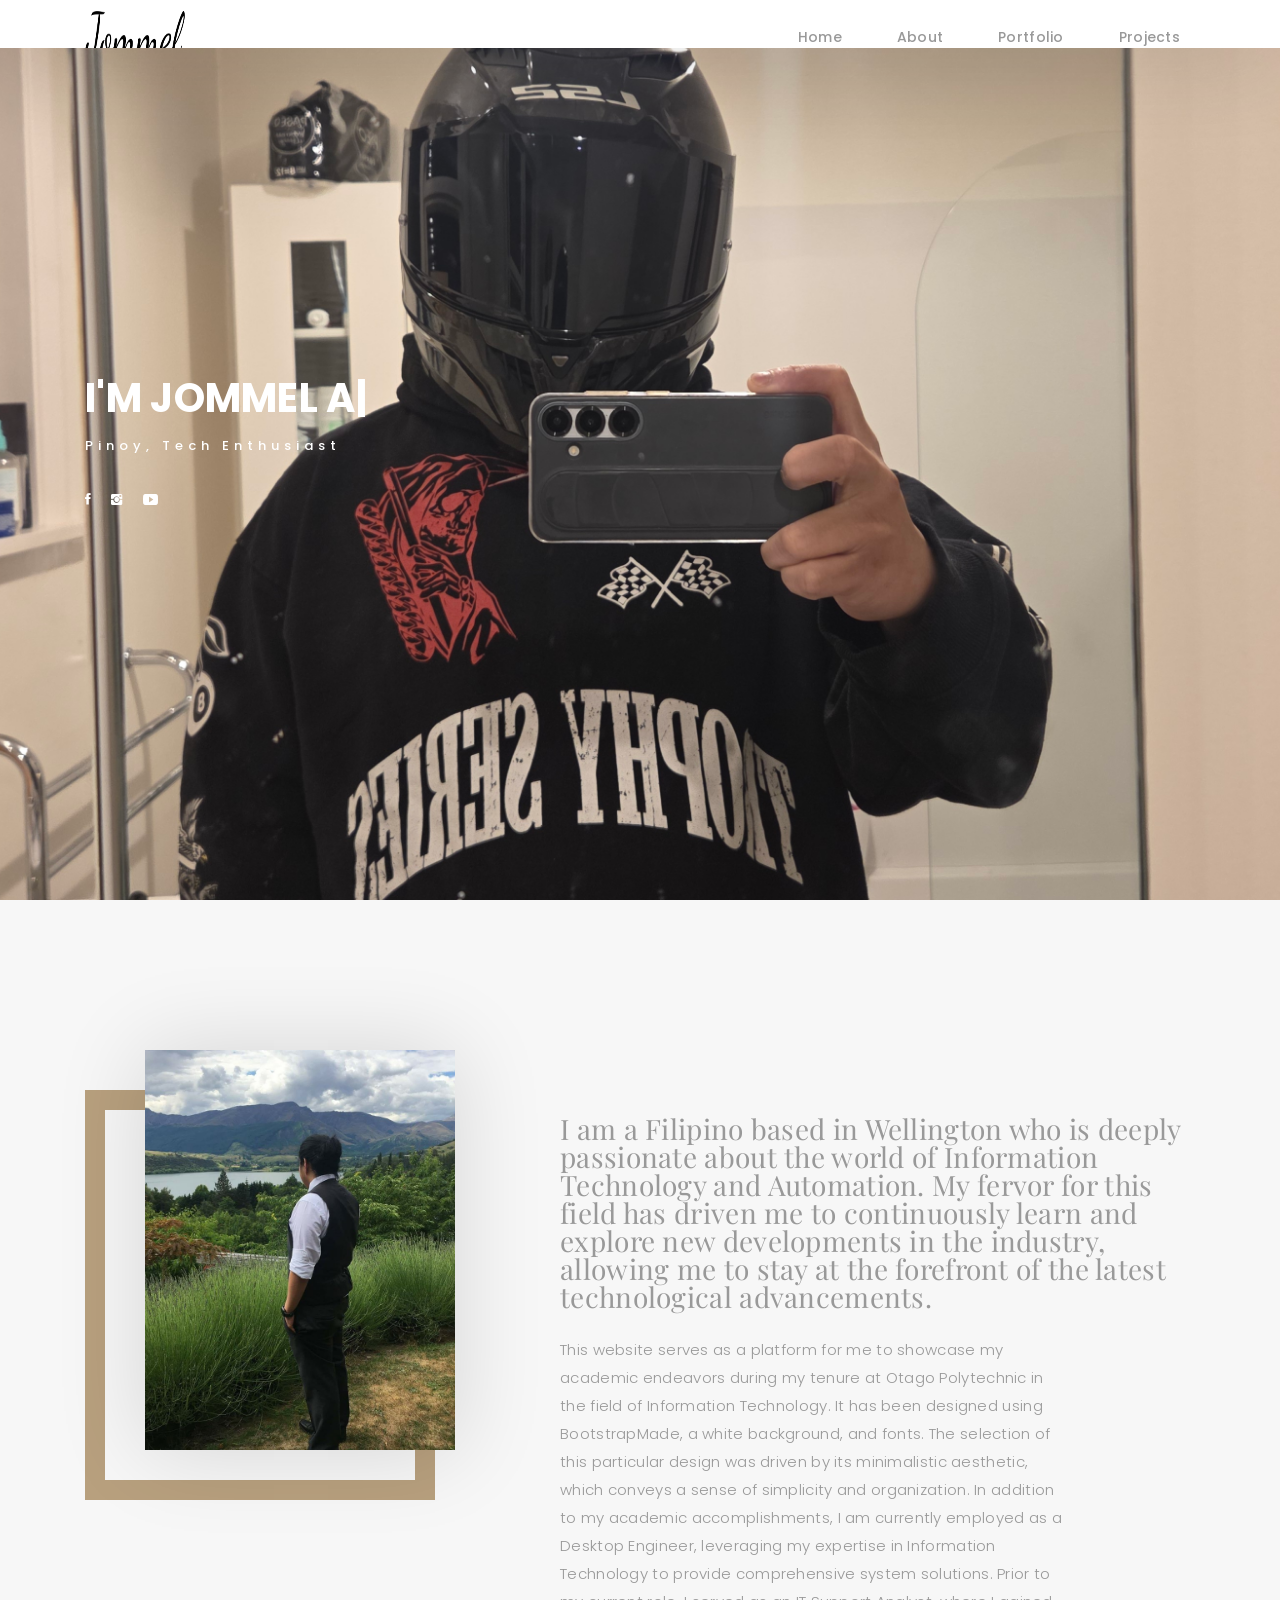
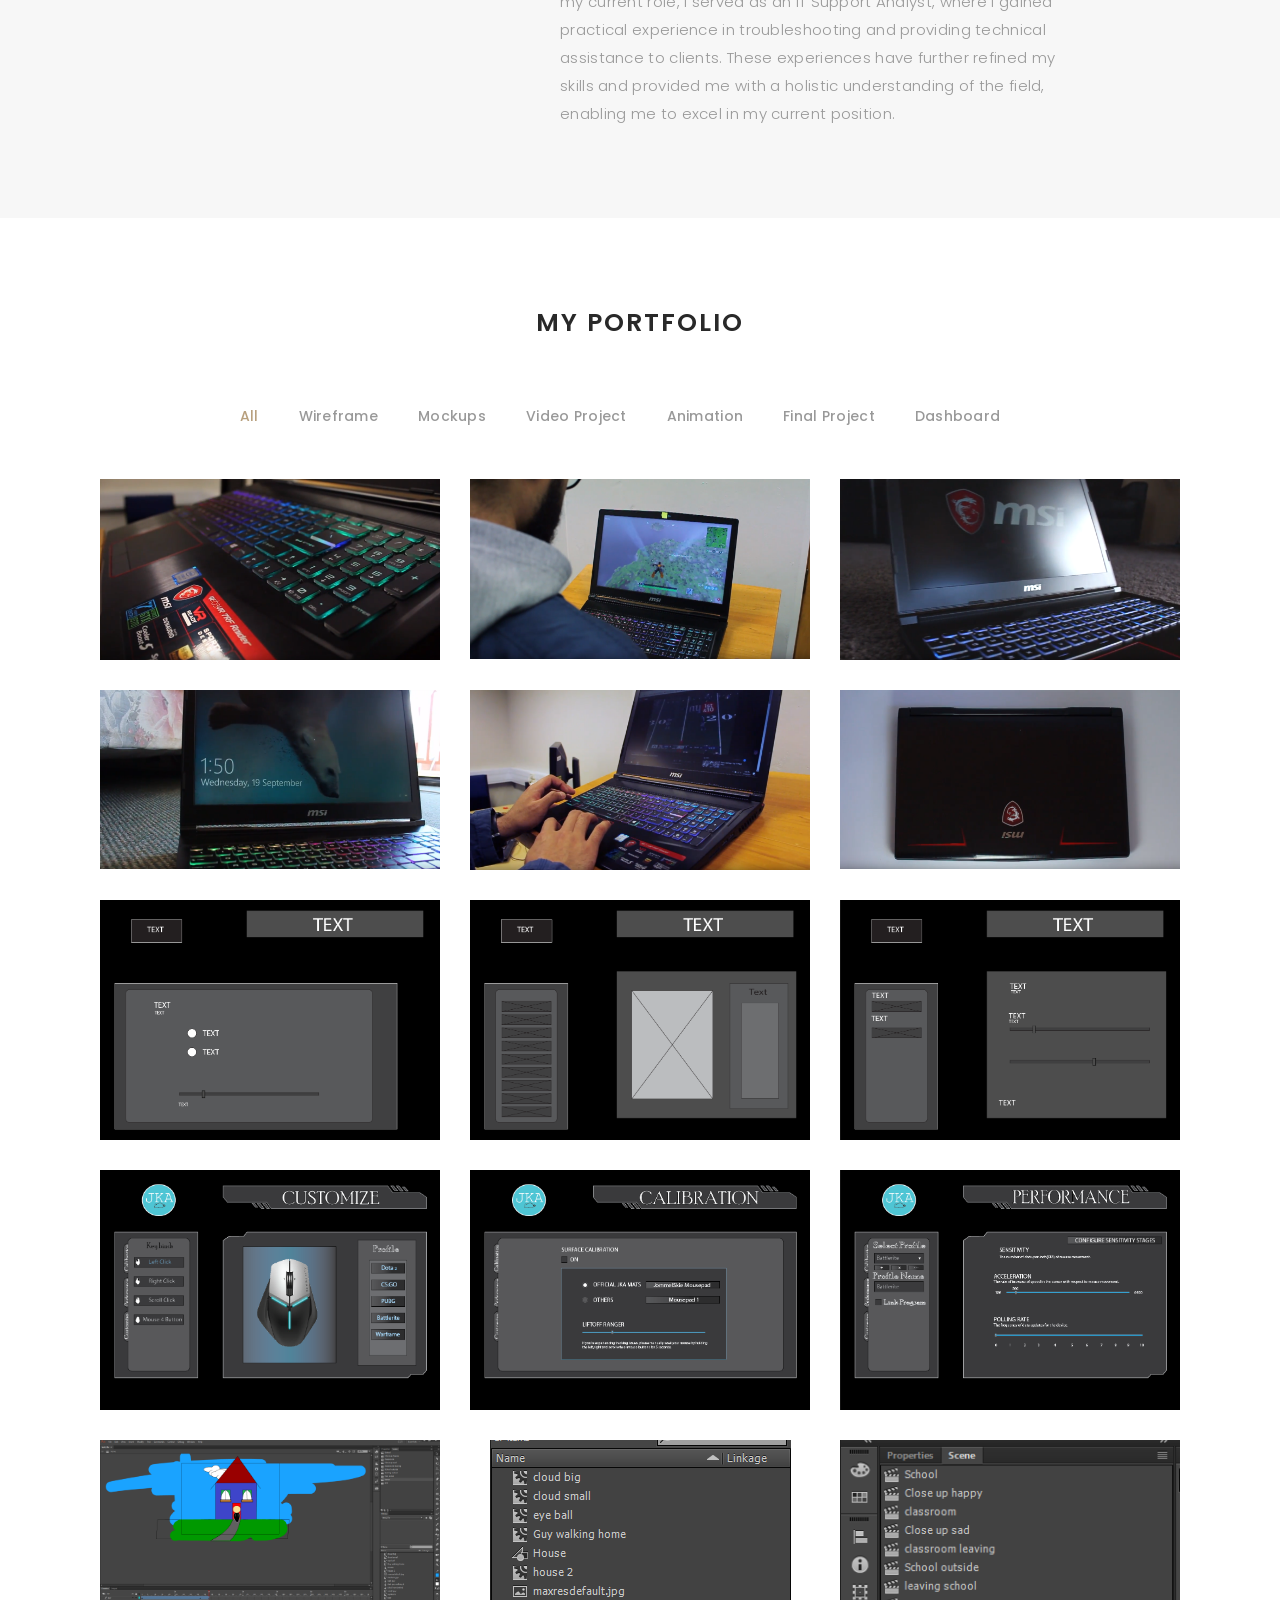
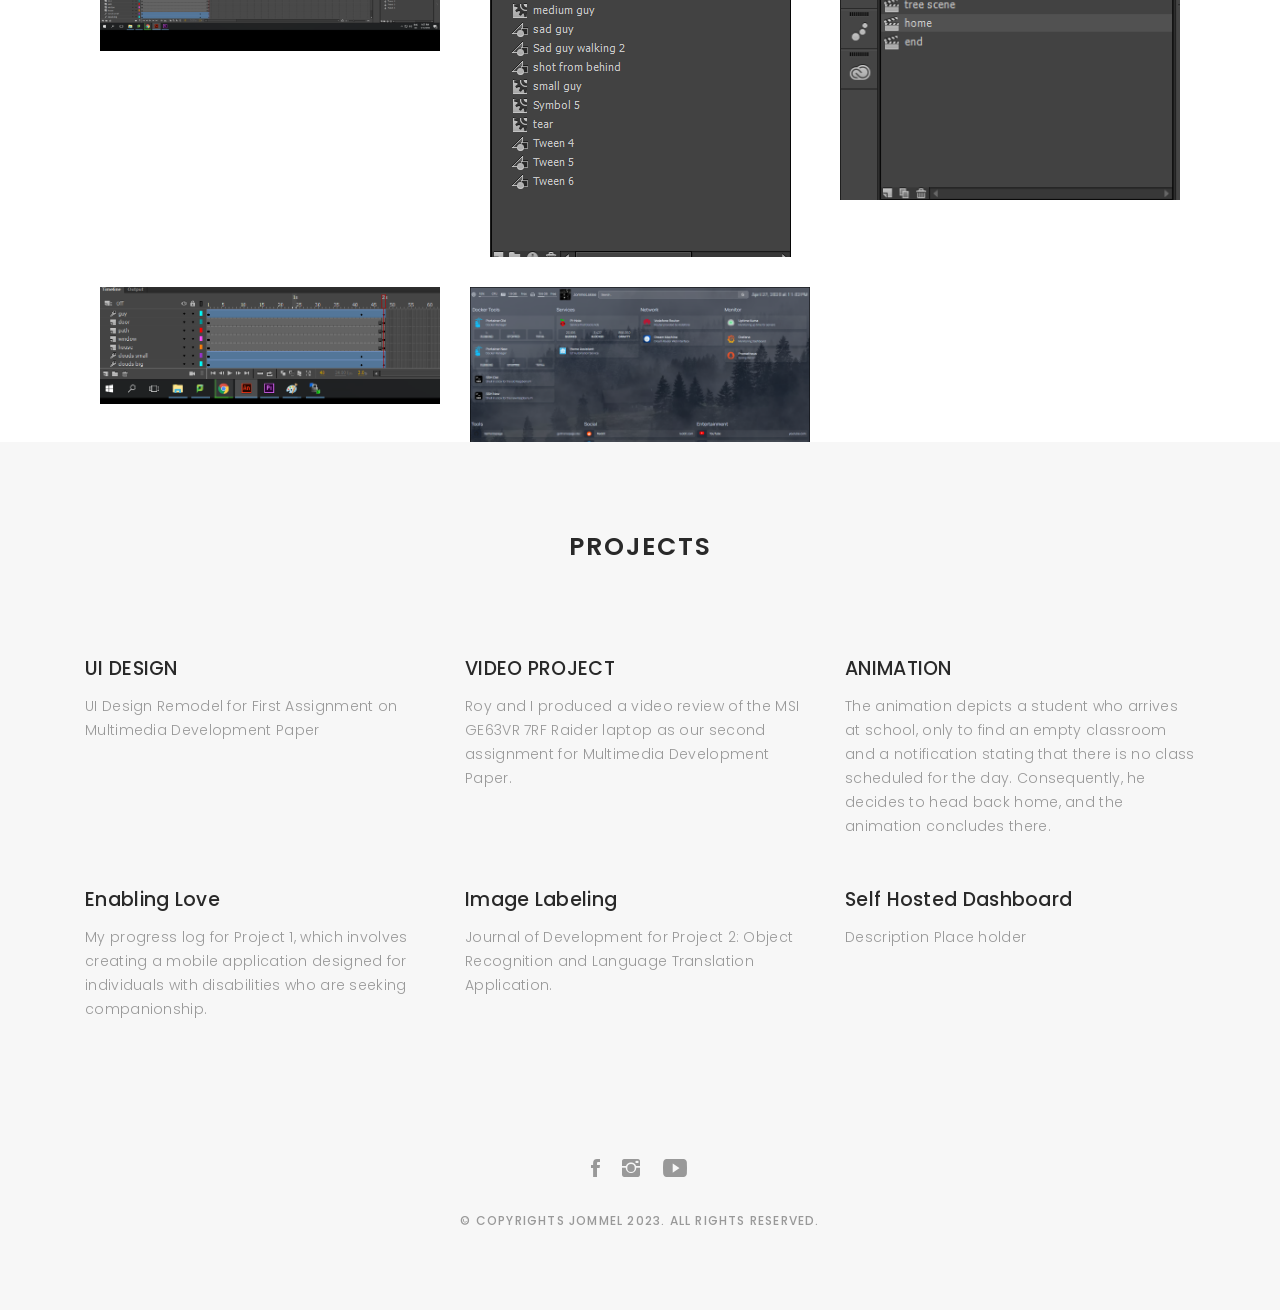
<file: index.html>
<!DOCTYPE html>
<html lang="en">

<head>
  <!-- Google tag (gtag.js) -->
<script async src="https://www.googletagmanager.com/gtag/js?id=G-0GQR4KC44N"></script>
<script>
  window.dataLayer = window.dataLayer || [];
  function gtag(){dataLayer.push(arguments);}
  gtag('js', new Date());

  gtag('config', 'G-0GQR4KC44N');
</script>
  <!-- meta -->
  <meta charset="utf-8">
  <meta content="width=device-width, initial-scale=1.0" name="viewport">

  <title>Jommel's Website</title>
  <meta content="" name="keywords">
  <meta content="" name="description">

  <!-- Google Fonts -->
  <link href="https://fonts.googleapis.com/css?family=Poppins:300,300i,400,400i,500,500i,600,600i,700,700i|Playfair+Display:400,400i,700,700i,900,900i" rel="stylesheet">

  <!-- Bootstrap CSS File -->
  <link href="lib/bootstrap/css/bootstrap.min.css" rel="stylesheet">

  <!-- Libraries CSS Files -->
  <link href="lib/ionicons/css/ionicons.min.css" rel="stylesheet">
  <link href="lib/owlcarousel/assets/owl.carousel.min.css" rel="stylesheet">
  <link href="lib/magnific-popup/magnific-popup.css" rel="stylesheet">
  <link href="lib/hover/hover.min.css" rel="stylesheet">

  <!-- Main Stylesheet File -->
  <link href="css/style.css" rel="stylesheet">

  <!-- Responsive css -->
  <link href="css/responsive.css" rel="stylesheet">

  <!-- Favicon -->
  <link rel="shortcut icon" href="images/favicon.png">

  <!-- =======================================================
    Theme Name: Folio
    Theme URL: https://bootstrapmade.com/folio-bootstrap-portfolio-template/
    Author: BootstrapMade.com
    Author URL: https://bootstrapmade.com
  ======================================================= -->
</head>

<body>

  <!-- start section navbar -->
  <nav id="main-nav">
    <div class="row">
      <div class="container">

        <div class="logo">
          <a href="index.html"><img src="images/logo-no-background.png" alt="logo"></a>
        </div>

        <div class="responsive"><i data-icon="m" class="ion-navicon-round"></i></div>

        <ul class="nav-menu list-unstyled">
          <li><a href="#header" class="smoothScroll">Home</a></li>
          <li><a href="#about" class="smoothScroll">About</a></li>
          <li><a href="#portfolio" class="smoothScroll">Portfolio</a></li>
          <li><a href="#journal" class="smoothScroll">Projects</a></li>
        </ul>

      </div>
    </div>
  </nav>
  <!-- End section navbar -->


  <!-- start section header -->
  <div id="header" class="home">

    <div class="container">
      <div class="header-content">
        <h1>I'm <span class="typed"></span></h1>
        <p>Pinoy, Tech Enthusiast</p>

        <ul class="list-unstyled list-social">
          <li><a href="https://www.facebook.com/jommel.amor"><i class="ion-social-facebook"></i></a></li>
          <li><a href="https://www.instagram.com/jommelskiee/"><i class="ion-social-instagram"></i></a></li>
          <li><a href="https://www.youtube.com/user/jommelgwapo123"><i class="ion-social-youtube"></i></a></li>
        </ul>
      </div>
    </div>
  </div>
  <!-- End section header -->


  <!-- start section about us -->
  <div id="about" class="paddsection">
    <div class="container">
      <div class="row justify-content-between">

        <div class="col-lg-4 ">
          <div class="div-img-bg">
            <div class="about-img">
              <img src="images/me.jpg" class="img-responsive" alt="me">
            </div>
          </div>
        </div>

        <div class="col-lg-7">
          <div class="about-descr">

            <p class="p-heading">I am a Filipino based in Wellington who is deeply passionate about the world of Information Technology and Automation. My fervor for this field has driven me to continuously learn and explore new developments in the industry, allowing me to stay at the forefront of the latest technological advancements. </p>
            <p class="separator">This website serves as a platform for me to showcase my academic endeavors during my tenure at Otago Polytechnic in the field of Information Technology. It has been designed using BootstrapMade, a white background, and fonts. The selection of this particular design was driven by its minimalistic aesthetic, which conveys a sense of simplicity and organization.

              In addition to my academic accomplishments, I am currently employed as a Desktop Engineer, leveraging my expertise in Information Technology to provide comprehensive system solutions. Prior to my current role, I served as an IT Support Analyst, where I gained practical experience in troubleshooting and providing technical assistance to clients. These experiences have further refined my skills and provided me with a holistic understanding of the field, enabling me to excel in my current position.</p>

          </div>

        </div>
      </div>
    </div>
  </div>
  <!-- end section about us -->




  </div>
  <!-- end section services -->


  <!-- start section portfolio -->
  <div id="portfolio" class="text-center paddsection">

    <div class="container">
      <div class="section-title text-center">
        <h2>My Portfolio</h2>
      </div>
    </div>

    <div class="container">
      <div class="row">
        <div class="col-md-12">

          <div class="portfolio-list">

            <ul class="nav list-unstyled" id="portfolio-flters">
              <li class="filter filter-active" data-filter=".all">all</li>
              <li class="filter" data-filter=".branding">Wireframe</li>
              <li class="filter" data-filter=".mockups">mockups</li>
              <li class="filter" data-filter=".uikits">Video Project</li>
              <li class="filter" data-filter=".animations">Animation</li>
              <li class="filter" data-filter=".photography">Final Project</li>
              <li class="filter" data-filter=".dashboard">Dashboard</li>
            </ul>

          </div>

          <div class="portfolio-container">

            <!--Make sure to include the data-filter name from above to make it work-->
            <div class="col-lg-4 col-md-6 portfolio-thumbnail all uikits">
              <a class="popup-img" href="images/portfolio/1.png">
                <img src="images/portfolio/1.png" alt="img">
              </a>
            </div>

            <div class="col-lg-4 col-md-6 portfolio-thumbnail all uikits">
              <a class="popup-img" href="images/portfolio/2.png">
                <img src="images/portfolio/2.png"  alt="img">
              </a>
            </div>

            <div class="col-lg-4 col-md-6 portfolio-thumbnail all uikits">
              <a class="popup-img" href="images/portfolio/3.png">
                <img src="images/portfolio/3.png" alt="img">
              </a>
            </div>

            <div class="col-lg-4 col-md-6 portfolio-thumbnail all uikits">
              <a class="popup-img" href="images/portfolio/4.png">
                <img src="images/portfolio/4.png" alt="img">
              </a>
            </div>

            <div class="col-lg-4 col-md-6 portfolio-thumbnail all uikits">
              <a class="popup-img" href="images/portfolio/5.png">
                <img src="images/portfolio/5.png" alt="img">
              </a>
            </div>

            <div class="col-lg-4 col-md-6 portfolio-thumbnail all uikits">
              <a class="popup-img" href="images/portfolio/6.png">
                <img src="images/portfolio/6.png" alt="img">
              </a>
            </div>
            
            <div class="col-lg-4 col-md-6 portfolio-thumbnail all branding">
              <a class="popup-img" href="images/portfolio/7.png">
                <img src="images/portfolio/7.png" alt="img">
              </a>
            </div>

            <div class="col-lg-4 col-md-6 portfolio-thumbnail all branding">
              <a class="popup-img" href="images/portfolio/8.png">
                <img src="images/portfolio/8.png" alt="img">
              </a>
            </div>

            <div class="col-lg-4 col-md-6 portfolio-thumbnail all branding">
              <a class="popup-img" href="images/portfolio/9.png">
                <img src="images/portfolio/9.png" alt="img">
              </a>
            </div>

            <div class="col-lg-4 col-md-6 portfolio-thumbnail all mockups">
              <a class="popup-img" href="images/portfolio/10.png">
                <img src="images/portfolio/10.png" alt="img">
              </a>
            </div>

            <div class="col-lg-4 col-md-6 portfolio-thumbnail all mockups">
              <a class="popup-img" href="images/portfolio/11.png">
                <img src="images/portfolio/11.png" alt="img">
              </a>
            </div>

            <div class="col-lg-4 col-md-6 portfolio-thumbnail all mockups">
              <a class="popup-img" href="images/portfolio/12.png">
                <img src="images/portfolio/12.png" alt="img">
              </a>
            </div>

            <div class="col-lg-4 col-md-6 portfolio-thumbnail all animations">
              <a class="popup-img" href="images/portfolio/13.png">
                <img src="images/portfolio/13.png" alt="img">
              </a>
            </div>

            <div class="col-lg-4 col-md-6 portfolio-thumbnail all animations">
              <a class="popup-img" href="images/portfolio/14.png">
                <img src="images/portfolio/14.png" alt="img">
              </a>
            </div>

            <div class="col-lg-4 col-md-6 portfolio-thumbnail all animations">
              <a class="popup-img" href="images/portfolio/15.png">
                <img src="images/portfolio/15.png" alt="img">
              </a>
            </div>

            <div class="col-lg-4 col-md-6 portfolio-thumbnail all animations">
              <a class="popup-img" href="images/portfolio/16.png">
                <img src="images/portfolio/16.png" alt="img">
              </a>
            </div>

            <div class="col-lg-4 col-md-6 portfolio-thumbnail all dashboard">
              <a class="popup-img" href="images/portfolio/17.png">
                <img src="images/portfolio/17.png" alt="img">
              </a>
            </div>

          </div>
        </div>
      </div>
    </div>

  </div>
  <!-- End section portfolio -->


  <!-- start section journal -->
  <div id="journal" class="text-left paddsection">

    <div class="container">
      <div class="section-title text-center">
        <h2>Projects</h2>
      </div>
    </div>

    <div class="container">
      <div class="journal-block">
        <div class="row">

          <div class="col-lg-4 col-md-6">
            <div class="journal-info">

              <!-- <a href="blog-single.html"><img src="images/blog-post-1.jpg" class="img-responsive" alt="img"></a> -->

              <div class="journal-txt">

                <h4><a href="blog-ui.html">UI DESIGN</a></h4>
                <p class="separator">UI Design Remodel for First Assignment on Multimedia Development Paper
                </p>

              </div>

            </div>
          </div>

          

          <div class="col-lg-4 col-md-6">
            <div class="journal-info">

              <!-- <a href="blog-video.html"><img src="images/blog-post-2.jpg" class="img-responsive" alt="img"></a> -->

              <div class="journal-txt">

                <h4><a href="blog-video.html">VIDEO PROJECT</a></h4>
                <p class="separator">Roy and I produced a video review of the MSI GE63VR 7RF Raider laptop as our second assignment for Multimedia Development Paper.
                </p>

              </div>

            </div>
          </div>



          <div class="col-lg-4 col-md-6">
            <div class="journal-info">

              <!-- <a href="blog-single.html"><img src="images/blog-post-3.jpg" class="img-responsive" alt="img"></a> -->

              <div class="journal-txt">

                <h4><a href="blog-single.html">ANIMATION</a></h4>
                <p class="separator">The animation depicts a student who arrives at school, only to find an empty classroom and a notification stating that there is no class scheduled for the day. Consequently, he decides to head back home, and the animation concludes there.
                </p>

              </div>

            </div>
          </div>



          <div class="col-lg-4 col-md-6">
            <div class="journal-info">

              <!-- <a href="blog-single.html"><img src="images/blog-post-3.jpg" class="img-responsive" alt="img"></a> -->

              <div class="journal-txt">

                <h4><a href="blog-project1.html">Enabling Love</a></h4>
                <p class="separator">My progress log for Project 1, which involves creating a mobile application designed for individuals with disabilities who are seeking companionship.
                </p>

              </div>

            </div>
          </div>



          <div class="col-lg-4 col-md-6">
            <div class="journal-info">

              <!-- <a href="blog-single.html"><img src="images/blog-post-3.jpg" class="img-responsive" alt="img"></a> -->

              <div class="journal-txt">

                <h4><a href="blog-project2.html">Image Labeling</a></h4>
                <p class="separator">Journal of Development for Project 2: Object Recognition and Language Translation Application.
                </p>

              </div>

            </div>
          </div>



          <div class="col-lg-4 col-md-6">
            <div class="journal-info">


              <div class="journal-txt">

                <h4><a href="dashboard.html">Self Hosted Dashboard</a></h4>
                <p class="separator">Description Place holder
                </p>

              </div>

            </div>
          </div>


<!--
          <div class="col-lg-4 col-md-6">
            <div class="journal-info">


              <div class="journal-txt">

                <h4><a href="blog-project2.html">TITLE</a></h4>
                <p class="separator">Description
                </p>

              </div>

            </div>
          </div>

        -->



        </div>
      </div>
    </div>

  </div>
  <!-- End section journal -->



  <!-- start section footer -->
  <div id="footer" class="text-center">
    <div class="container">
      <div class="socials-media text-center">

        <ul class="list-unstyled">
          <li><a href="https://www.facebook.com/jommel.amor"><i class="ion-social-facebook"></i></a></li>
          <li><a href="https://www.instagram.com/jommelskiee/"><i class="ion-social-instagram"></i></a></li>
          <li><a href="https://www.youtube.com/user/jommelgwapo123"><i class="ion-social-youtube"></i></a></li>
        </ul>

      </div>

      <p>&copy; Copyrights Jommel 2023. All rights reserved.</p>



    </div>
  </div>
  <!-- End section footer -->

  <!-- JavaScript Libraries -->
  <script src="lib/jquery/jquery.min.js"></script>
  <script src="lib/jquery/jquery-migrate.min.js"></script>
  <script src="lib/bootstrap/js/bootstrap.bundle.min.js"></script>
  <script src="lib/typed/typed.js"></script>
  <script src="lib/owlcarousel/owl.carousel.min.js"></script>
  <script src="lib/magnific-popup/magnific-popup.min.js"></script>
  <script src="lib/isotope/isotope.pkgd.min.js"></script>

  <!-- Contact Form JavaScript File -->
  <script src="contactform/contactform.js"></script>

  <!-- Template Main Javascript File -->
  <script src="js/main.js"></script>

</body>

</html>
</file>
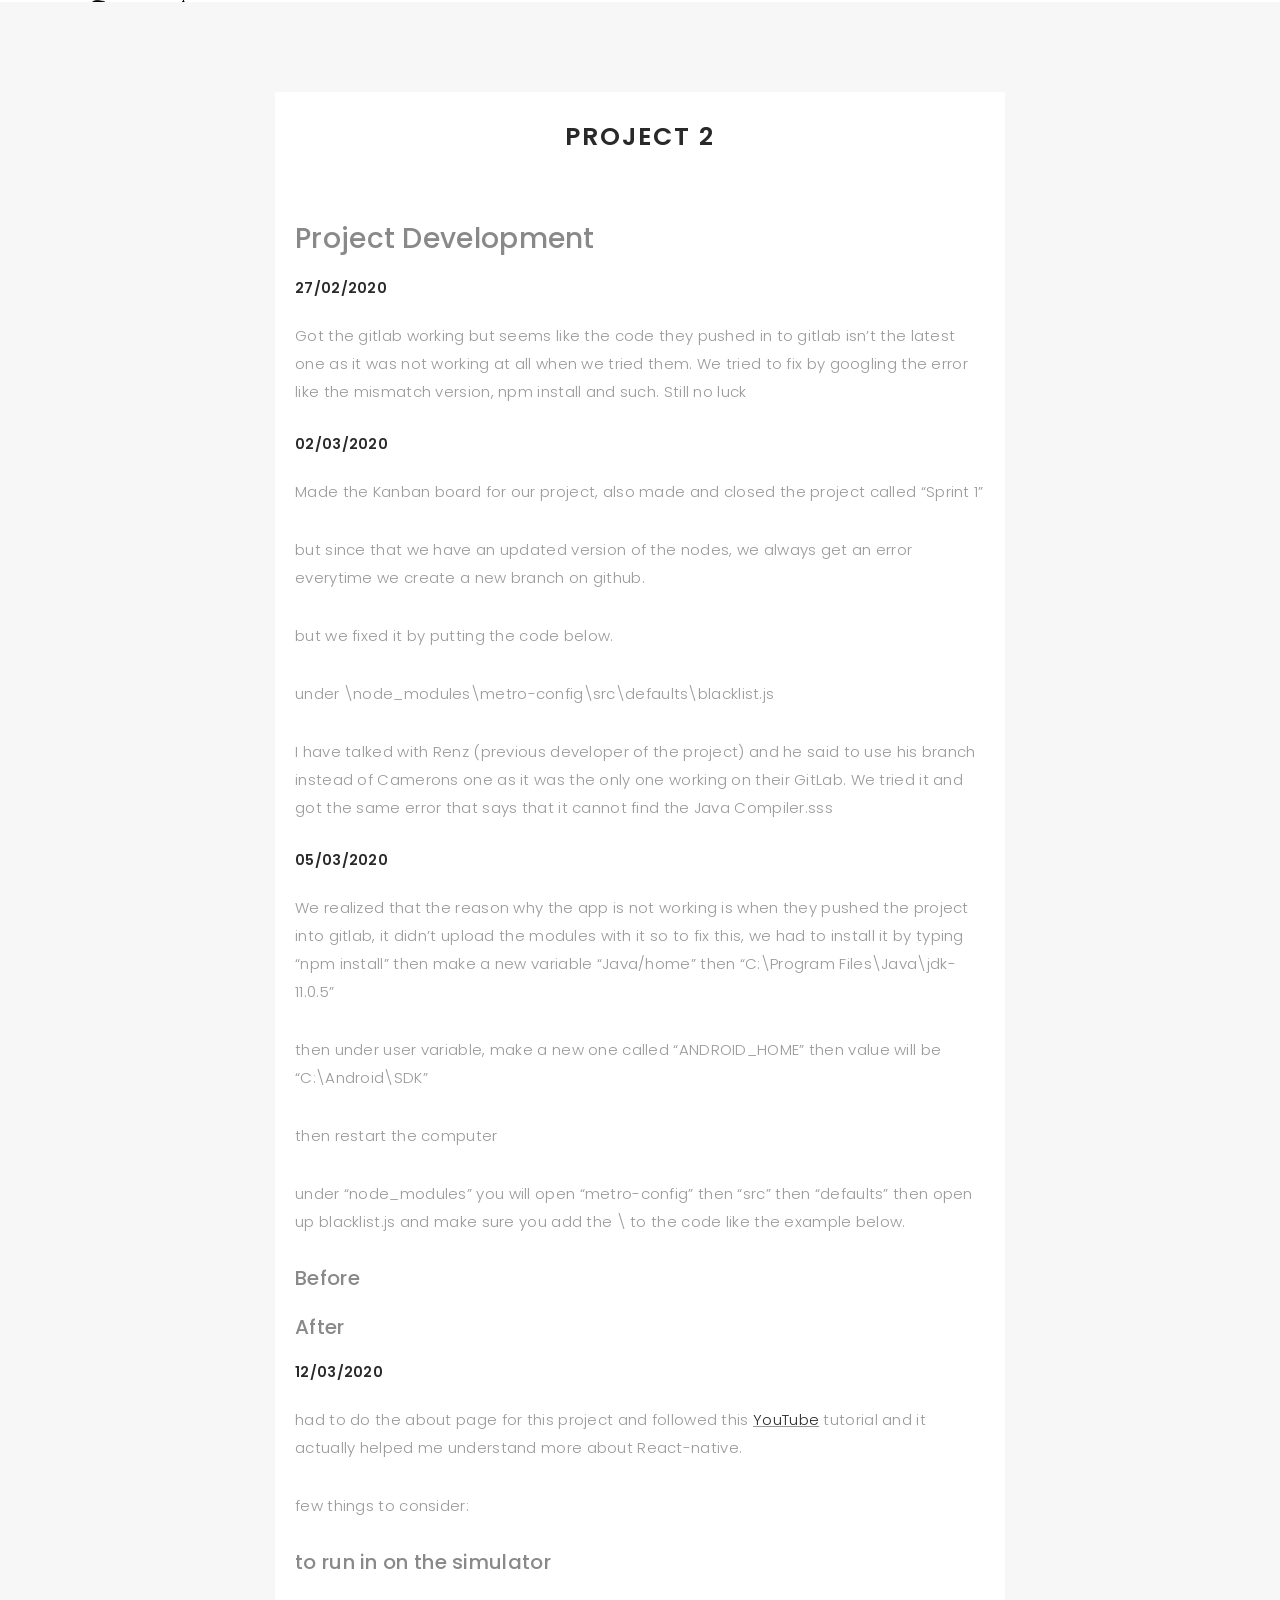
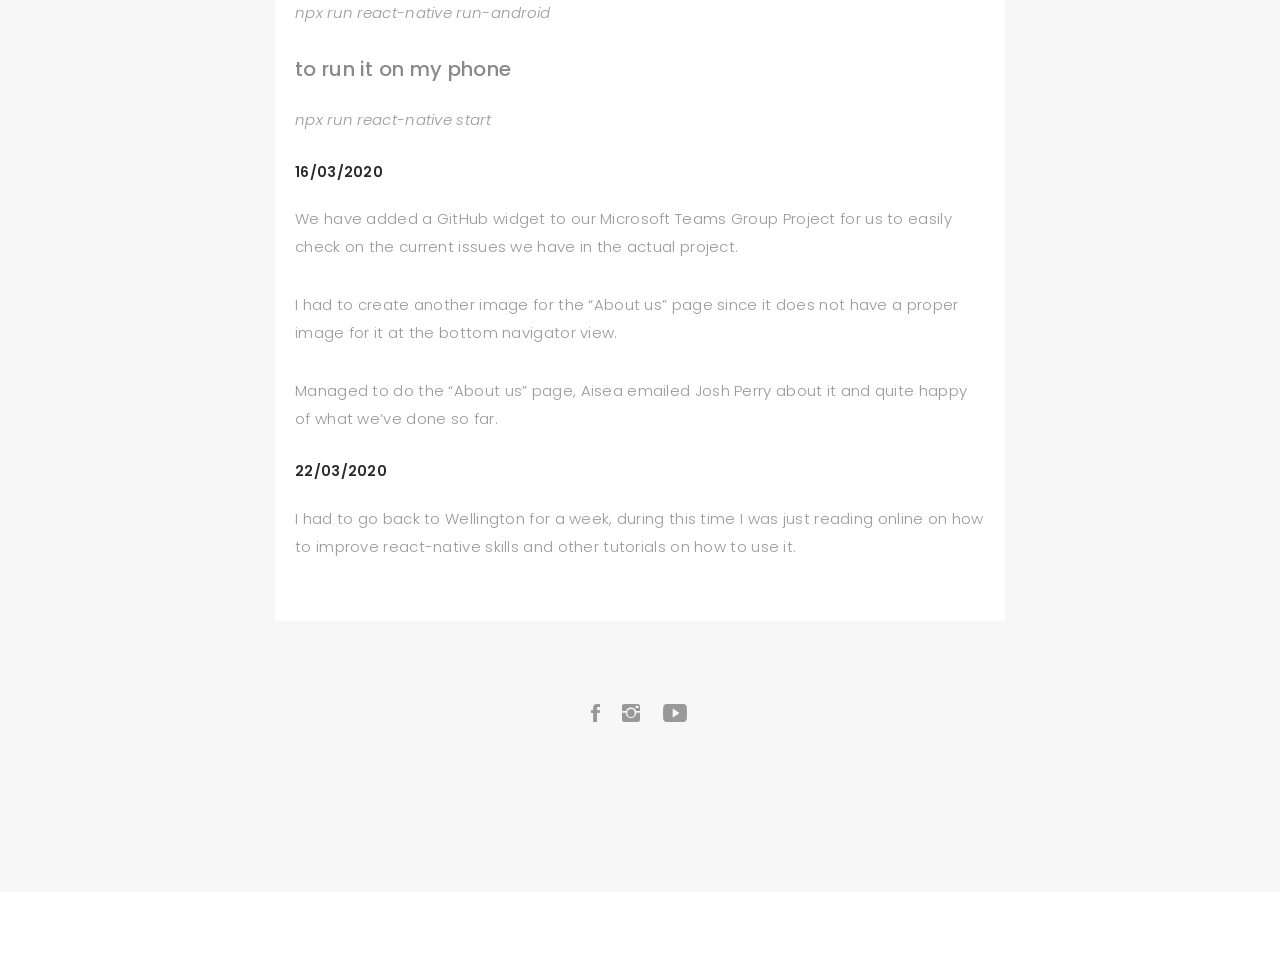
<file: blog-project1.html>
<!DOCTYPE html>
<html lang="en">

<head>
  <!-- Google tag (gtag.js) -->
<script async src="https://www.googletagmanager.com/gtag/js?id=G-0GQR4KC44N"></script>
<script>
  window.dataLayer = window.dataLayer || [];
  function gtag(){dataLayer.push(arguments);}
  gtag('js', new Date());

  gtag('config', 'G-0GQR4KC44N');
</script>
  <!-- meta -->
  <meta charset="utf-8">
  <meta content="width=device-width, initial-scale=1.0" name="viewport">

  <title>Project 1</title>
  <meta content="" name="keywords">
  <meta content="" name="description">

  <!-- Google Fonts -->
  <link href="https://fonts.googleapis.com/css?family=Poppins:300,300i,400,400i,500,500i,600,600i,700,700i|Playfair+Display:400,400i,700,700i,900,900i" rel="stylesheet">

  <!-- Bootstrap CSS File -->
  <link href="lib/bootstrap/css/bootstrap.min.css" rel="stylesheet">

  <!-- Libraries CSS Files -->
  <link href="lib/ionicons/css/ionicons.min.css" rel="stylesheet">
  <link href="lib/owlcarousel/assets/owl.carousel.min.css" rel="stylesheet">
  <link href="lib/magnific-popup/magnific-popup.css" rel="stylesheet">
  <link href="lib/hover/hover.min.css" rel="stylesheet">

  <!-- Blog Stylesheet File -->
  <link href="css/blog.css" rel="stylesheet">

  <!-- Main Stylesheet File -->
  <link href="css/style.css" rel="stylesheet">

  <!-- Responsive css -->
  <link href="css/responsive.css" rel="stylesheet">

  <!-- Favicon -->
  <link rel="shortcut icon" href="images/favicon.png">

  <!-- =======================================================
    Theme Name: Folio
    Theme URL: https://bootstrapmade.com/folio-bootstrap-portfolio-template/
    Author: BootstrapMade.com
    Author URL: https://bootstrapmade.com
  ======================================================= -->
</head>

<body>

   <!-- start section navbar -->
   <nav id="main-nav-subpage" class="subpage-nav">
    <div class="row">
      <div class="container">

        <div class="logo">
          <a href="index.html"><img src="images/logo-no-background.png" alt="logo"></a>
        </div>

        <div class="responsive"><i data-icon="m" class="ion-navicon-round"></i></div>

        <ul class="nav-menu list-unstyled">
          <li><a href="index.html" class="smoothScroll">Home</a></li>
          <li><a href="index.html#about" class="smoothScroll">About</a></li>
          <li><a href="index.html#portfolio" class="smoothScroll">Portfolio</a></li>
          <li><a href="index.html#journal" class="smoothScroll">Projects</a></li>
        </ul>
      </div>
    </div>
  </nav>
  <!-- End section navbar -->

  <!-- start section main content -->
  <div class="main-content paddsection">
    <div class="container">
      <div class="row justify-content-center">
        <div class="col-md-8 col-md-offset-2">
          <div class="row">
            <div class="container-main single-main">
              <div class="col-md-12">
                <div class="block-main mb-30">
                  
                  <div class="content-main single-post padDiv">
                    <div class="journal-txt">
                        <div class="section-title text-center">
                            <h2>Project 2</h2>
                        </div> 
                    </div>

                    <!-- Image Link-->
                    <p></p>

                    <h3>Project Development</h3>


                    <p></p>
                    <h4>27/02/2020</h4>
                    <p class="mb-30">Got the gitlab working but seems like the code they pushed in to gitlab isn’t the latest one as it was not working at all when we tried them. We tried to fix by googling the error like the mismatch version, npm install and such. Still no luck</p>

                    <h4>02/03/2020</h4>
                    <p class="mb-30">Made the Kanban board for our project, also made and closed the project called “Sprint 1”</p>

                    <p></p>

                    <p class="mb-30">but since that we have an updated version of the nodes, we always get an error everytime we create a new branch on github.</p>

                    <p></p>

                    <p class="mb-30">but we fixed it by putting the code below.</p>

                    <p></p>

                    <p class="mb-30">under \node_modules\metro-config\src\defaults\blacklist.js</p>


                    <p class="mb-30">I have talked with Renz (previous developer of the project) and he said to use his branch instead of Camerons one as it was the only one working on their GitLab. We tried it and got the same error that says that it cannot find the Java Compiler.sss</p>

                    <h4>05/03/2020</h4>
                    
                    <p class="mb-30">We realized that the reason why the app is not working is when they pushed the project into gitlab, it didn’t upload the modules with it so to fix this, we had to install it by typing “npm install” then make a new variable “Java/home” then “C:\Program Files\Java\jdk-11.0.5”</p>

                    
                    <p class="mb-30">then under user variable, make a new one called “ANDROID_HOME” then value will be “C:\Android\SDK”</p>


                    <p class="mb-30">then restart the computer</p>


                    <p class="mb-30">under “node_modules” you will open “metro-config” then “src” then “defaults” then open up blacklist.js and make sure you add the \ to the code like the example below.</p>
                    
                    <h5>Before</h5>

                    <p></p>
                    <p></p>

                    <h5>After</h5>

                    <p></p>
                    <p></p>

                    <h4>12/03/2020</h4>


                    <p class="mb-30">had to do the about page for this project and followed this <u><a href="https://www.youtube.com/watch?v=0h2TLGJya4A">YouTube</a></u> tutorial and it actually helped me understand more about React-native.</p>


                    <p class="mb-30">few things to consider:</p>

                    <h5>to run in on the simulator</h5>

                    <i><p class="mb-30">npx run react-native run-android</p></i>

                    <h5>to run it on my phone</h5>

                    <i><p class="mb-30">npx run react-native start</p></i>

                    <h4>16/03/2020</h4>

                    <p class="mb-30">We have added a GitHub widget to our Microsoft Teams Group Project for us to easily check on the current issues we have in the actual project.</p>


                    <p class="mb-30">I had to create another image for the “About us” page since it does not have a proper image for it at the bottom navigator view.</p>


                    <p class="mb-30">Managed to do the “About us” page, Aisea emailed Josh Perry about it and quite happy of what we’ve done so far.</p>

                    <h4>22/03/2020</h4>
                    <p class="mb-30">I had to go back to Wellington for a week, during this time I was just reading online on how to improve react-native skills and other tutorials on how to use it.</p>


                    
                    
                  </div>
                </div>
              </div>
          </div>
        </div>
      </div>
    </div>
  </div>
  <!--  </div> -->


  <!-- start section footer -->
  <div id="footer" class="text-center">
    <div class="container">
      <div class="socials-media text-center">

        <ul class="list-unstyled">
          <li><a href="https://www.facebook.com/jommel.amor"><i class="ion-social-facebook"></i></a></li>
          <li><a href="https://www.instagram.com/jommelskiee/"><i class="ion-social-instagram"></i></a></li>
          <li><a href="https://www.youtube.com/user/jommelgwapo123"><i class="ion-social-youtube"></i></a></li>
        </ul>

      </div>


      <div class="credits">
      </div>

    </div>
  </div>
  <!-- End section footer -->


  <!-- JavaScript Libraries -->
  <script src="lib/jquery/jquery.min.js"></script>
  <script src="lib/jquery/jquery-migrate.min.js"></script>
  <script src="lib/bootstrap/js/bootstrap.bundle.min.js"></script>
  <script src="lib/typed/typed.js"></script>
  <script src="lib/owlcarousel/owl.carousel.min.js"></script>
  <script src="lib/magnific-popup/magnific-popup.min.js"></script>
  <script src="lib/isotope/isotope.pkgd.min.js"></script>

  <!-- Contact Form JavaScript File -->
  <script src="contactform/contactform.js"></script>

  <!-- Template Main Javascript File -->
  <script src="js/main.js"></script>

</body>

</html>
</file>
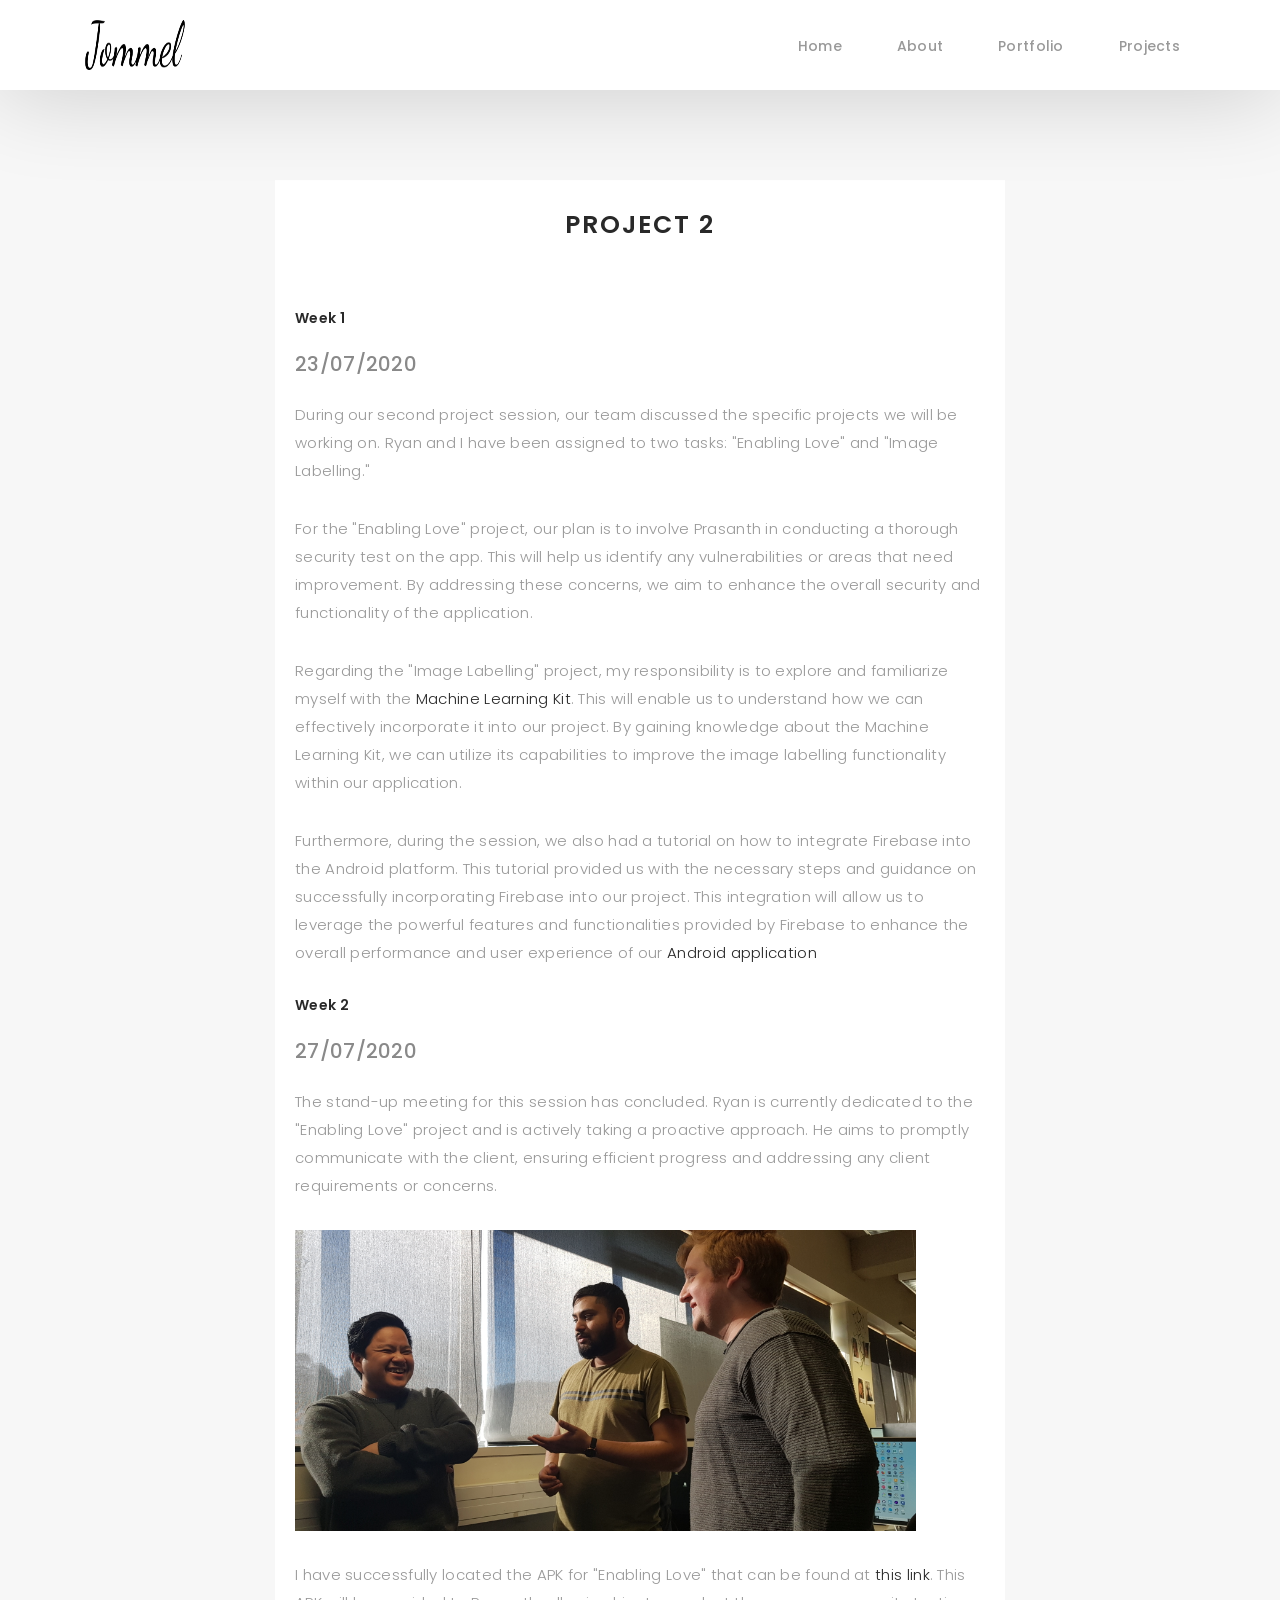
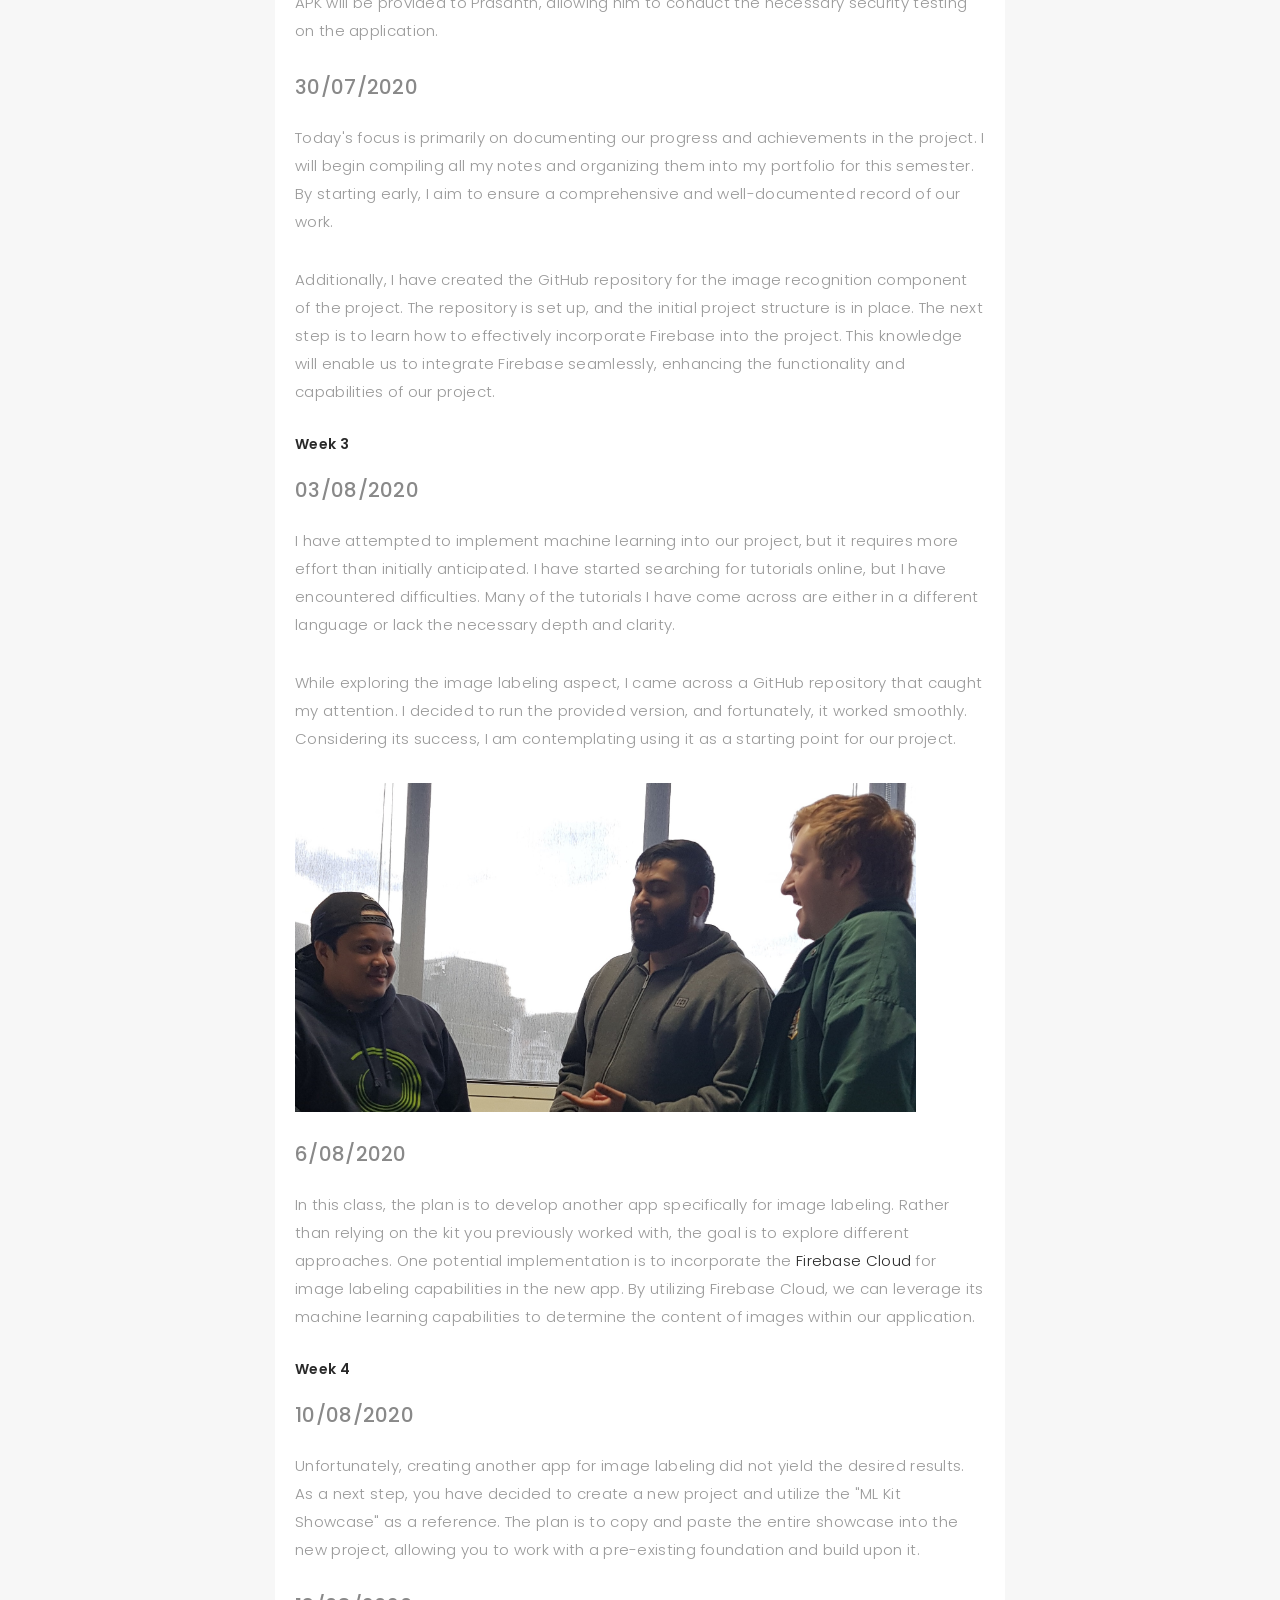
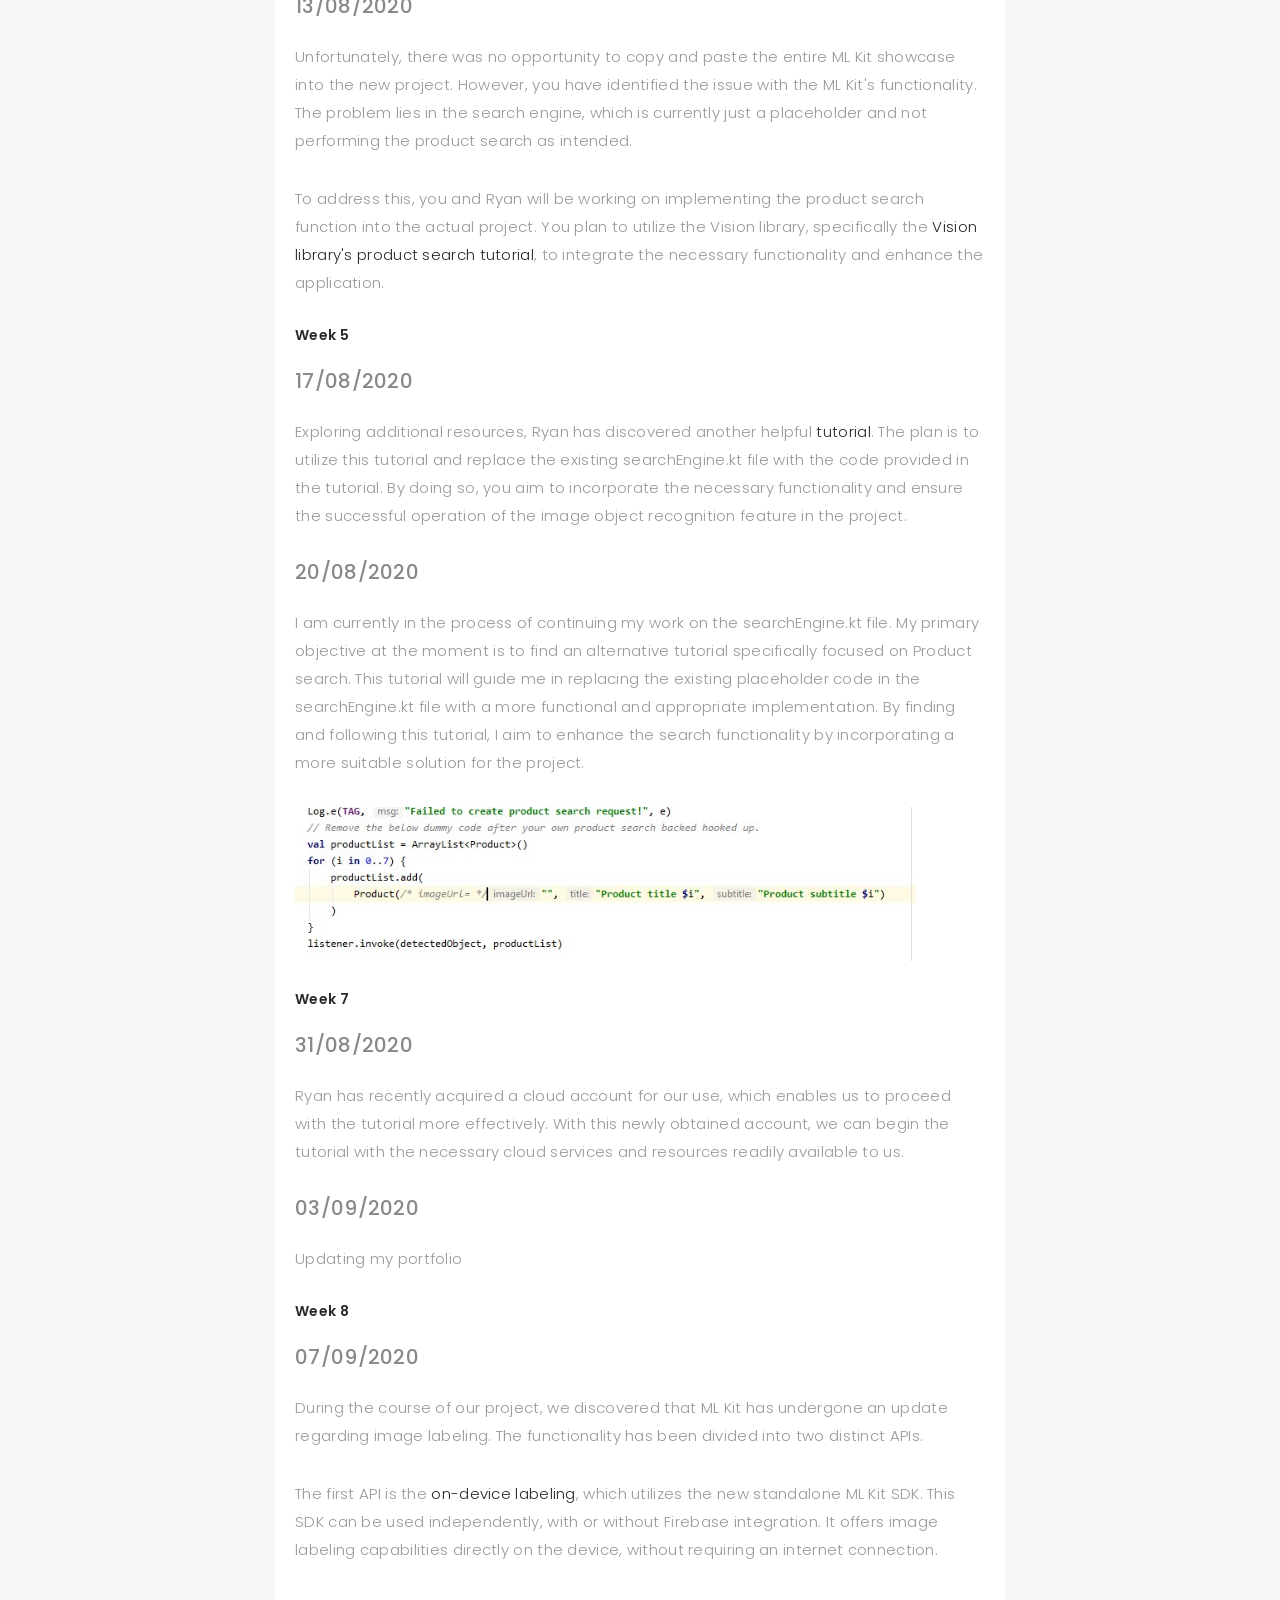
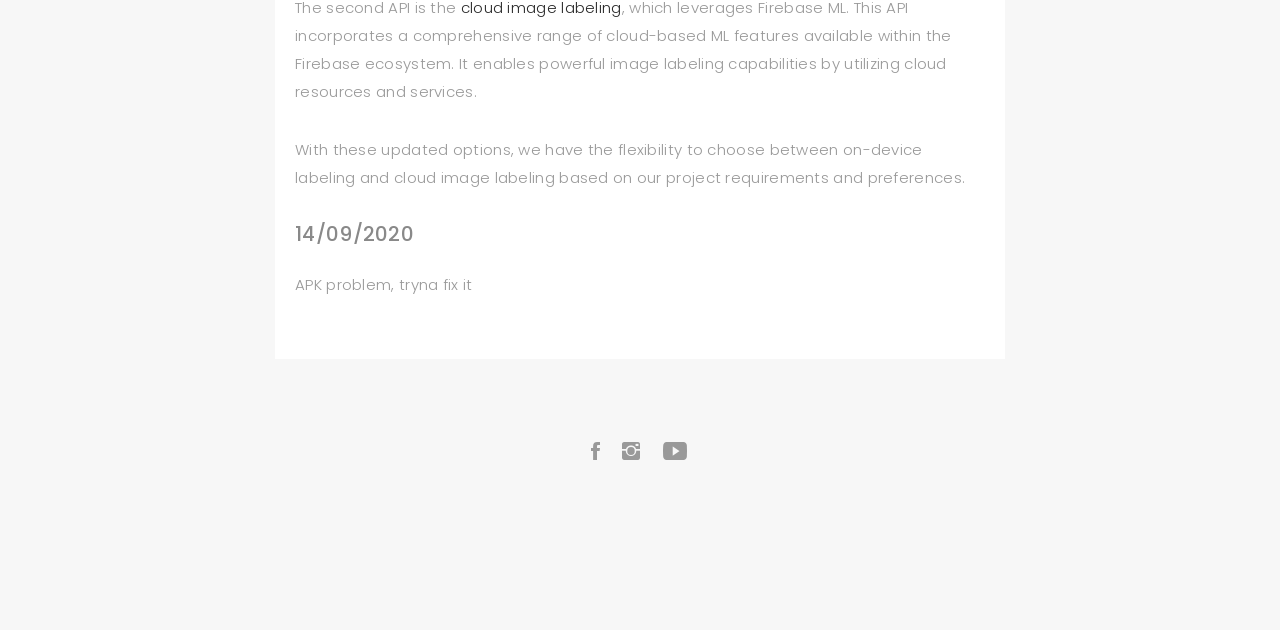
<file: blog-project2.html>
<!DOCTYPE html>
<html lang="en">

<head>
  <!-- Google tag (gtag.js) -->
<script async src="https://www.googletagmanager.com/gtag/js?id=G-0GQR4KC44N"></script>
<script>
  window.dataLayer = window.dataLayer || [];
  function gtag(){dataLayer.push(arguments);}
  gtag('js', new Date());

  gtag('config', 'G-0GQR4KC44N');
</script>
  <!-- meta -->
  <meta charset="utf-8">
  <meta content="width=device-width, initial-scale=1.0" name="viewport">

  <title>Project 2</title>
  <meta content="" name="keywords">
  <meta content="" name="description">

  <!-- Google Fonts -->
  <link href="https://fonts.googleapis.com/css?family=Poppins:300,300i,400,400i,500,500i,600,600i,700,700i|Playfair+Display:400,400i,700,700i,900,900i" rel="stylesheet">

  <!-- Bootstrap CSS File -->
  <link href="lib/bootstrap/css/bootstrap.min.css" rel="stylesheet">

  <!-- Libraries CSS Files -->
  <link href="lib/ionicons/css/ionicons.min.css" rel="stylesheet">
  <link href="lib/owlcarousel/assets/owl.carousel.min.css" rel="stylesheet">
  <link href="lib/magnific-popup/magnific-popup.css" rel="stylesheet">
  <link href="lib/hover/hover.min.css" rel="stylesheet">

  <!-- Blog Stylesheet File -->
  <link href="css/blog.css" rel="stylesheet">

  <!-- Main Stylesheet File -->
  <link href="css/style.css" rel="stylesheet">

  <!-- Responsive css -->
  <link href="css/responsive.css" rel="stylesheet">

  <!-- Favicon -->
  <link rel="shortcut icon" href="images/favicon.png">

  <!-- =======================================================
    Theme Name: Folio
    Theme URL: https://bootstrapmade.com/folio-bootstrap-portfolio-template/
    Author: BootstrapMade.com
    Author URL: https://bootstrapmade.com
  ======================================================= -->
</head>

<body>

   <!-- start section navbar -->
   <nav id="main-nav-subpage" class="subpage-nav">
    <div class="row">
      <div class="container">

        <div class="logo">
          <a href="index.html"><img src="images/logo-no-background.png" alt="logo"></a>
        </div>

        <div class="responsive"><i data-icon="m" class="ion-navicon-round"></i></div>

        <ul class="nav-menu list-unstyled">
          <li><a href="index.html" class="smoothScroll">Home</a></li>
          <li><a href="index.html#about" class="smoothScroll">About</a></li>
          <li><a href="index.html#portfolio" class="smoothScroll">Portfolio</a></li>
          <li><a href="index.html#journal" class="smoothScroll">Projects</a></li>
        </ul>
      </div>
    </div>
  </nav>
  <!-- End section navbar -->

  <!-- start section main content -->
  <div class="main-content paddsection">
    <div class="container">
      <div class="row justify-content-center">
        <div class="col-md-8 col-md-offset-2">
          <div class="row">
            <div class="container-main single-main">
              <div class="col-md-12">
                <div class="block-main mb-30">
                  
                  <div class="content-main single-post padDiv">
                    <div class="journal-txt">
                        <div class="section-title text-center">
                            <h2>Project 2</h2>
                        </div> 
                    </div>

                    <!-- Image Link-->
                    <!-- <img src="images/portfolio/3s.jpg" class="img-responsive" alt="reviews2"> -->
                    <p></p>
                    <h4>Week 1</h4>
                    <p> </p>
                    <h5>23/07/2020</h5>
                    <p class="mb-30">During our second project session, our team discussed the specific projects we will be working on. Ryan and I have been assigned to two tasks: "Enabling Love" and "Image Labelling."</p>
                    <p class="mb-30">For the "Enabling Love" project, our plan is to involve Prasanth in conducting a thorough security test on the app. This will help us identify any vulnerabilities or areas that need improvement. By addressing these concerns, we aim to enhance the overall security and functionality of the application.</p>
                    <p class="mb-30">Regarding the "Image Labelling" project, my responsibility is to explore and familiarize myself with the <a href="https://developers.google.com/ml-kit">Machine Learning Kit</a>. This will enable us to understand how we can effectively incorporate it into our project. By gaining knowledge about the Machine Learning Kit, we can utilize its capabilities to improve the image labelling functionality within our application.</p>

                    <p class="mb-30">Furthermore, during the session, we also had a tutorial on how to integrate Firebase into the Android platform. This tutorial provided us with the necessary steps and guidance on successfully incorporating Firebase into our project. This integration will allow us to leverage the powerful features and functionalities provided by Firebase to enhance the overall performance and user experience of our <a href="https://www.youtube.com/watch?time_continue=1&v=dRYnm_k3w1w&feature=emb_title">Android application</a></p>
                    <h4>Week 2</h4>
                    <p> </p>
                    <h5>27/07/2020</h5>
                    <p class="mb-30">The stand-up meeting for this session has concluded. Ryan is currently dedicated to the "Enabling Love" project and is actively taking a proactive approach. He aims to promptly communicate with the client, ensuring efficient progress and addressing any client requirements or concerns. 
                    </p>
                        <p class="mb-30"><img src="images/20200727_130740.jpg" class="img-responsive" alt="reviews2" width="90%" height="90%">  </p>
                      <p class="mb-30">
                        I have successfully located the APK for "Enabling Love" that can be found at <a href="https://apkcombo.com/en-nz/apk-downloader/?q=com.enablinglove">this link</a>. This APK will be provided to Prasanth, allowing him to conduct the necessary security testing on the application.
                      </p>
                      <h5>30/07/2020</h5>
                      <p class="mb-30">Today's focus is primarily on documenting our progress and achievements in the project. I will begin compiling all my notes and organizing them into my portfolio for this semester. By starting early, I aim to ensure a comprehensive and well-documented record of our work.</p>
                      <p class ="mb-30">Additionally, I have created the GitHub repository for the image recognition component of the project. The repository is set up, and the initial project structure is in place. The next step is to learn how to effectively incorporate Firebase into the project. This knowledge will enable us to integrate Firebase seamlessly, enhancing the functionality and capabilities of our project.</p>
                    <h4>Week 3</h4>
                    <p> </p>
                    <h5>03/08/2020</h5>
                    <p class="mb-30">I have attempted to implement machine learning into our project, but it requires more effort than initially anticipated. I have started searching for tutorials online, but I have encountered difficulties. Many of the tutorials I have come across are either in a different language or lack the necessary depth and clarity.</p>
                    <p class="mb-30">While exploring the image labeling aspect, I came across a GitHub repository that caught my attention. I decided to run the provided version, and fortunately, it worked smoothly. Considering its success, I am contemplating using it as a starting point for our project.</p>
                    <p class="mb-30"><img src="images/20200730_132102.jpg" class="img-responsive" alt="reviews3" width="90%" height="90%">  </p>
                    <h5>6/08/2020</h5>
                    <p class="mb-30">In this class, the plan is to develop another app specifically for image labeling. Rather than relying on the kit you previously worked with, the goal is to explore different approaches. One potential implementation is to incorporate the <a href="https://www.androidauthority.com/ml-kit-image-labeling-determine-image-content-machine-learning-927195/">Firebase Cloud</a> for image labeling capabilities in the new app. By utilizing Firebase Cloud, we can leverage its machine learning capabilities to determine the content of images within our application.</p>
                    <h4>Week 4</h4>
                    <p> </p>
                    <h5>10/08/2020</h5>
                    <p class="mb-30">Unfortunately, creating another app for image labeling did not yield the desired results. As a next step, you have decided to create a new project and utilize the "ML Kit Showcase" as a reference. The plan is to copy and paste the entire showcase into the new project, allowing you to work with a pre-existing foundation and build upon it.</p>
                    <h5>13/08/2020</h5>
                    <p class="mb-30">Unfortunately, there was no opportunity to copy and paste the entire ML Kit showcase into the new project. However, you have identified the issue with the ML Kit's functionality. The problem lies in the search engine, which is currently just a placeholder and not performing the product search as intended.</p>
                    <p class="mb-30">To address this, you and Ryan will be working on implementing the product search function into the actual project. You plan to utilize the Vision library, specifically the <a href="https://cloud.google.com/vision/product-search/docs/tutorial#product-search-tutorial-import-java">Vision library's product search tutorial</a>, to integrate the necessary functionality and enhance the application.</p>
                    <h4>Week 5</h4>
                    <p> </p>
                    <h5>17/08/2020</h5>
                    <p class="mb-30">Exploring additional resources, Ryan has discovered another helpful <a href="https://codelabs.developers.google.com/codelabs/mlkit-image-objects-android/index.html?index=..%2F..index#4">tutorial</a>. The plan is to utilize this tutorial and replace the existing searchEngine.kt file with the code provided in the tutorial. By doing so, you aim to incorporate the necessary functionality and ensure the successful operation of the image object recognition feature in the project.</p>
                    <h5>20/08/2020</h5>
                    <p class="mb-30">I am currently in the process of continuing my work on the searchEngine.kt file. My primary objective at the moment is to find an alternative tutorial specifically focused on Product search. This tutorial will guide me in replacing the existing placeholder code in the searchEngine.kt file with a more functional and appropriate implementation. By finding and following this tutorial, I aim to enhance the search functionality by incorporating a more suitable solution for the project.</p>
                    <p class="mb-30"><img src="images/codeScreenshot.jpg" class="img-responsive" alt="reviews2" width="90%" height="90%">  </p>
                    <h4>Week 7</h4>
                    <p> </p>
                    <h5>31/08/2020</h5>
                    <p class="mb-30">Ryan has recently acquired a cloud account for our use, which enables us to proceed with the tutorial more effectively. With this newly obtained account, we can begin the tutorial with the necessary cloud services and resources readily available to us.</p>
                    <h5>03/09/2020</h5>
                    <p class="mb-30">Updating my portfolio</p>
                    <h4>Week 8</h4>
                    <p> </p>
                    <h5>07/09/2020</h5>
                    <p class="mb-30">During the course of our project, we discovered that ML Kit has undergone an update regarding image labeling. The functionality has been divided into two distinct APIs.</p>
                    <p class="mb-30">The first API is the <a href="https://developers.google.com/ml-kit/vision/image-labeling">on-device labeling</a>, which utilizes the new standalone ML Kit SDK. This SDK can be used independently, with or without Firebase integration. It offers image labeling capabilities directly on the device, without requiring an internet connection.</p>
                    <p class="mb-30">The second API is the <a href="https://firebase.google.com/docs/ml/label-images">cloud image labeling</a>, which leverages Firebase ML. This API incorporates a comprehensive range of cloud-based ML features available within the Firebase ecosystem. It enables powerful image labeling capabilities by utilizing cloud resources and services.</p>
                    <p class="mb-30">With these updated options, we have the flexibility to choose between on-device labeling and cloud image labeling based on our project requirements and preferences.
                    </p>
                    <h5>14/09/2020</h5>
                    <p class="mb-30">APK problem, tryna fix it</p>
                  </div>
                </div>
              </div>
          </div>
        </div>
      </div>
    </div>
  </div>
  <!--  </div> -->


  <!-- start section footer -->
  <div id="footer" class="text-center">
    <div class="container">
      <div class="socials-media text-center">

        <ul class="list-unstyled">
          <li><a href="https://www.facebook.com/jommel.amor"><i class="ion-social-facebook"></i></a></li>
          <li><a href="https://www.instagram.com/jommelskiee/"><i class="ion-social-instagram"></i></a></li>
          <li><a href="https://www.youtube.com/user/jommelgwapo123"><i class="ion-social-youtube"></i></a></li>
        </ul>

      </div>


      <div class="credits">
      </div>

    </div>
  </div>
  <!-- End section footer -->


  <!-- JavaScript Libraries -->
  <script src="lib/jquery/jquery.min.js"></script>
  <script src="lib/jquery/jquery-migrate.min.js"></script>
  <script src="lib/bootstrap/js/bootstrap.bundle.min.js"></script>
  <script src="lib/typed/typed.js"></script>
  <script src="lib/owlcarousel/owl.carousel.min.js"></script>
  <script src="lib/magnific-popup/magnific-popup.min.js"></script>
  <script src="lib/isotope/isotope.pkgd.min.js"></script>

  <!-- Contact Form JavaScript File -->
  <script src="contactform/contactform.js"></script>

  <!-- Template Main Javascript File -->
  <script src="js/main.js"></script>

</body>

</html>
</file>
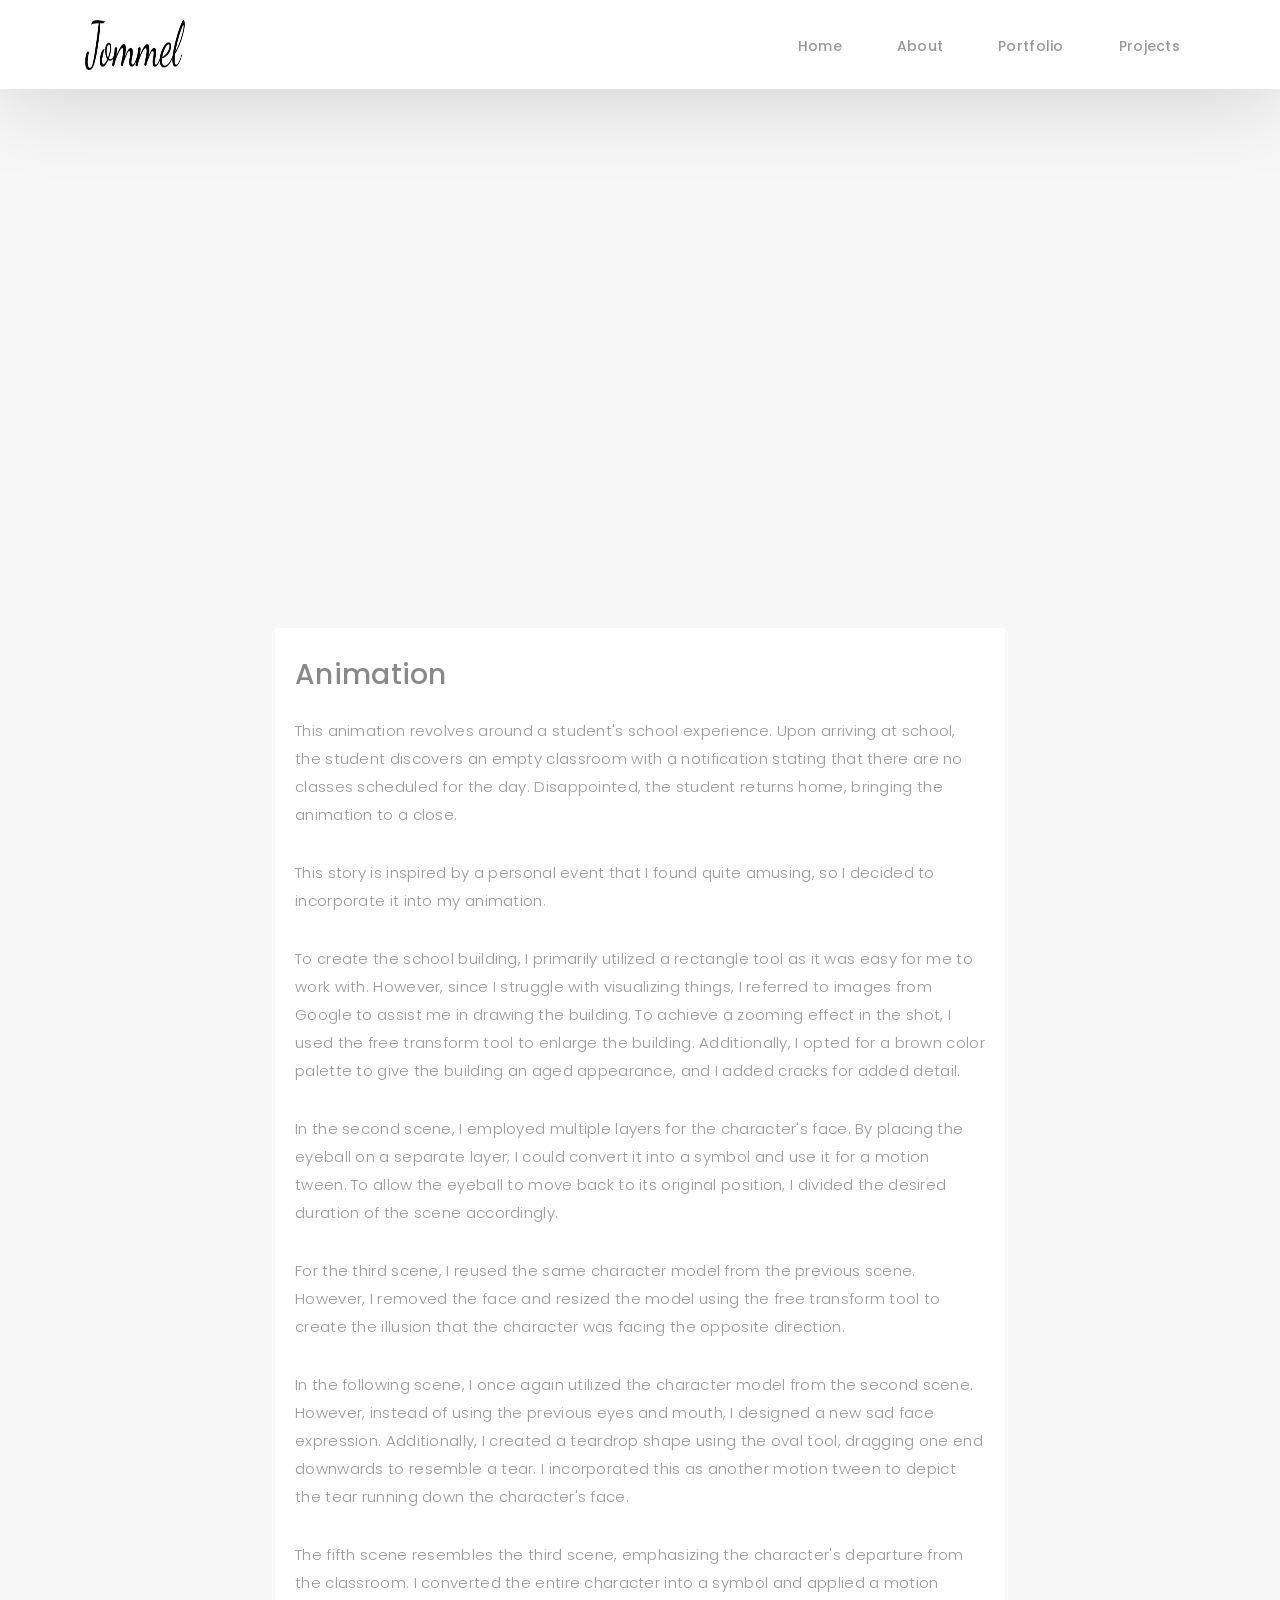
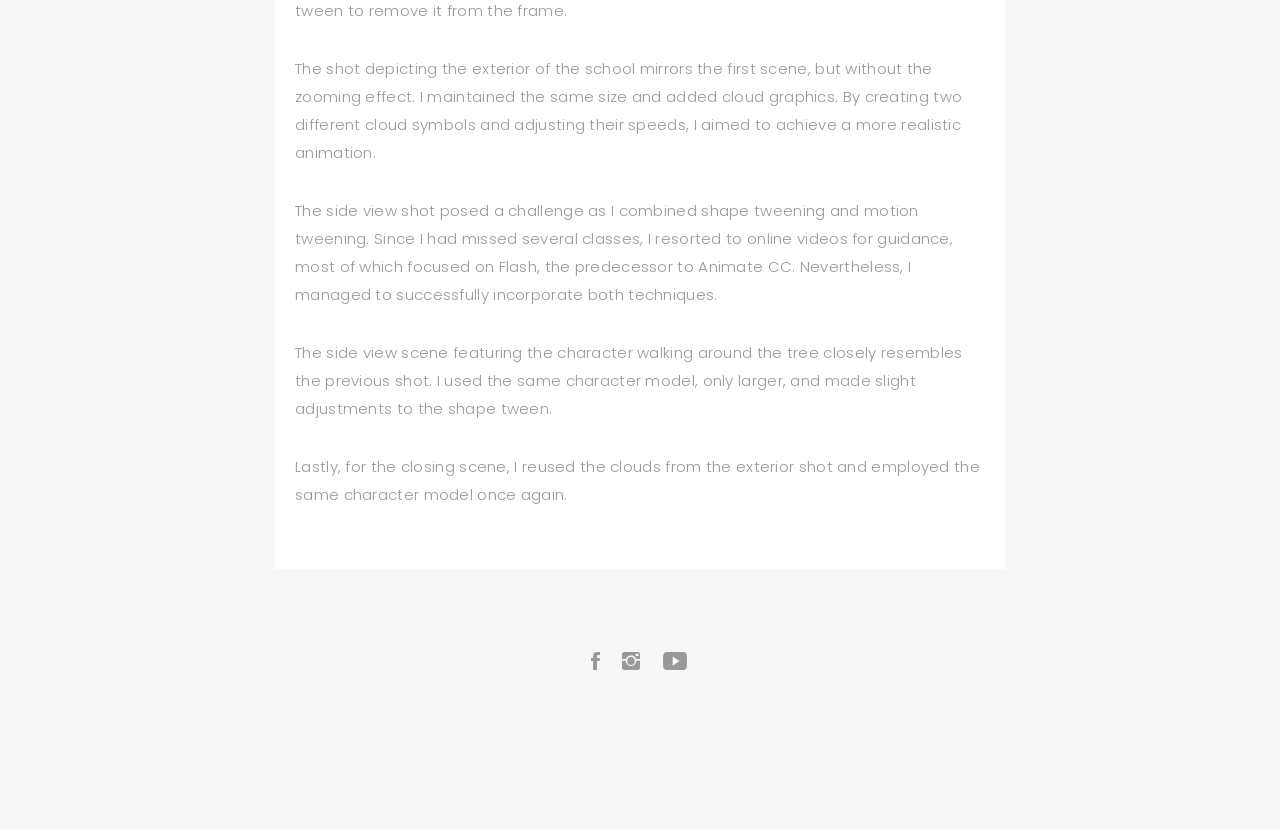
<file: blog-single.html>
<!DOCTYPE html>
<html lang="en">

<head>
  <!-- Google tag (gtag.js) -->
<script async src="https://www.googletagmanager.com/gtag/js?id=G-0GQR4KC44N"></script>
<script>
  window.dataLayer = window.dataLayer || [];
  function gtag(){dataLayer.push(arguments);}
  gtag('js', new Date());

  gtag('config', 'G-0GQR4KC44N');
</script>
  <!-- meta -->
  <meta charset="utf-8">
  <meta content="width=device-width, initial-scale=1.0" name="viewport">

  <title>Animation</title>
  <meta content="" name="keywords">
  <meta content="" name="description">

  <!-- Google Fonts -->
  <link href="https://fonts.googleapis.com/css?family=Poppins:300,300i,400,400i,500,500i,600,600i,700,700i|Playfair+Display:400,400i,700,700i,900,900i" rel="stylesheet">

  <!-- Bootstrap CSS File -->
  <link href="lib/bootstrap/css/bootstrap.min.css" rel="stylesheet">

  <!-- Libraries CSS Files -->
  <link href="lib/ionicons/css/ionicons.min.css" rel="stylesheet">
  <link href="lib/owlcarousel/assets/owl.carousel.min.css" rel="stylesheet">
  <link href="lib/magnific-popup/magnific-popup.css" rel="stylesheet">
  <link href="lib/hover/hover.min.css" rel="stylesheet">

  <!-- Blog Stylesheet File -->
  <link href="css/blog.css" rel="stylesheet">

  <!-- Main Stylesheet File -->
  <link href="css/style.css" rel="stylesheet">

  <!-- Responsive css -->
  <link href="css/responsive.css" rel="stylesheet">

  <!-- Favicon -->
  <link rel="shortcut icon" href="images/favicon.png">

  <!-- =======================================================
    Theme Name: Folio
    Theme URL: https://bootstrapmade.com/folio-bootstrap-portfolio-template/
    Author: BootstrapMade.com
    Author URL: https://bootstrapmade.com
  ======================================================= -->
</head>

<body>

  <!-- start section navbar -->
  <nav id="main-nav-subpage" class="subpage-nav">
    <div class="row">
      <div class="container">

        <div class="logo">
          <a href="index.html"><img src="images/logo-no-background.png" alt="logo"></a>
        </div>

        <div class="responsive"><i data-icon="m" class="ion-navicon-round"></i></div>

        <ul class="nav-menu list-unstyled">
          <li><a href="index.html" class="smoothScroll">Home</a></li>
          <li><a href="index.html#about" class="smoothScroll">About</a></li>
          <li><a href="index.html#portfolio" class="smoothScroll">Portfolio</a></li>
          <li><a href="index.html#journal" class="smoothScroll">Projects</a></li>
        </ul>
      </div>
    </div>
  </nav>
  <!-- End section navbar -->
  <!-- start section main content -->
  <div class="main-content paddsection">
    <div class="container">
      <div class="row justify-content-center">
        <div class="col-md-8 col-md-offset-2">
          <div class="row">
            <div class="container-main single-main">
              <div class="col-md-12">
                <div class="block-main mb-30">
                  <iframe width="789" height="444" src="https://www.youtube.com/embed/UyDF3LN8vzQ" frameborder="0" allow="accelerometer; autoplay; encrypted-media; gyroscope; picture-in-picture" allowfullscreen></iframe>
                  <div class="content-main single-post padDiv">
                      <h3>Animation</h3>
                    <div class="journal-txt">
                    </div>

                    <p class="mb-30">This animation revolves around a student's school experience. Upon arriving at school, the student discovers an empty classroom with a notification stating that there are no classes scheduled for the day. Disappointed, the student returns home, bringing the animation to a close.</p>

                    <p class="mb-30">This story is inspired by a personal event that I found quite amusing, so I decided to incorporate it into my animation.</p>
                    
                    <p class="mb-30">To create the school building, I primarily utilized a rectangle tool as it was easy for me to work with. However, since I struggle with visualizing things, I referred to images from Google to assist me in drawing the building. To achieve a zooming effect in the shot, I used the free transform tool to enlarge the building. Additionally, I opted for a brown color palette to give the building an aged appearance, and I added cracks for added detail.</p>

                    <p class="mb-30">In the second scene, I employed multiple layers for the character's face. By placing the eyeball on a separate layer, I could convert it into a symbol and use it for a motion tween. To allow the eyeball to move back to its original position, I divided the desired duration of the scene accordingly.</p>

                    <p class="mb-30">For the third scene, I reused the same character model from the previous scene. However, I removed the face and resized the model using the free transform tool to create the illusion that the character was facing the opposite direction.</p>

                    <p class="mb-30">In the following scene, I once again utilized the character model from the second scene. However, instead of using the previous eyes and mouth, I designed a new sad face expression. Additionally, I created a teardrop shape using the oval tool, dragging one end downwards to resemble a tear. I incorporated this as another motion tween to depict the tear running down the character's face.</p>

                    <p class="mb-30">The fifth scene resembles the third scene, emphasizing the character's departure from the classroom. I converted the entire character into a symbol and applied a motion tween to remove it from the frame.</p>

                    <p class="mb-30">The shot depicting the exterior of the school mirrors the first scene, but without the zooming effect. I maintained the same size and added cloud graphics. By creating two different cloud symbols and adjusting their speeds, I aimed to achieve a more realistic animation. 
                      </p>

                    <p class="mb-30">
                      The side view shot posed a challenge as I combined shape tweening and motion tweening. Since I had missed several classes, I resorted to online videos for guidance, most of which focused on Flash, the predecessor to Animate CC. Nevertheless, I managed to successfully incorporate both techniques.</p>

                    <p class="mb-30">The side view scene featuring the character walking around the tree closely resembles the previous shot. I used the same character model, only larger, and made slight adjustments to the shape tween.</p>

                    <p class="mb-30">Lastly, for the closing scene, I reused the clouds from the exterior shot and employed the same character model once again.</p>

                  </div>
                </div>
              </div>
          </div>
        </div>
      </div>
    </div>
  </div>
  <!--  </div> -->
  <!-- start section main content -->

  <!-- start section footer -->
  <div id="footer" class="text-center">
    <div class="container">
      <div class="socials-media text-center">

          <ul class="list-unstyled">
              <li><a href="https://www.facebook.com/jommel.amor"><i class="ion-social-facebook"></i></a></li>
              <li><a href="https://www.instagram.com/jommelskiee/"><i class="ion-social-instagram"></i></a></li>
              <li><a href="https://www.youtube.com/user/jommelgwapo123"><i class="ion-social-youtube"></i></a></li>
            </ul>

      </div>


      <div class="credits">
      </div>

    </div>
  </div>
  <!-- End section footer -->

  <!-- JavaScript Libraries -->
  <script src="lib/jquery/jquery.min.js"></script>
  <script src="lib/jquery/jquery-migrate.min.js"></script>
  <script src="lib/bootstrap/js/bootstrap.bundle.min.js"></script>
  <script src="lib/typed/typed.js"></script>
  <script src="lib/owlcarousel/owl.carousel.min.js"></script>
  <script src="lib/magnific-popup/magnific-popup.min.js"></script>
  <script src="lib/isotope/isotope.pkgd.min.js"></script>

  <!-- Contact Form JavaScript File -->
  <script src="contactform/contactform.js"></script>

  <!-- Template Main Javascript File -->
  <script src="js/main.js"></script>

</body>

</html>
</file>
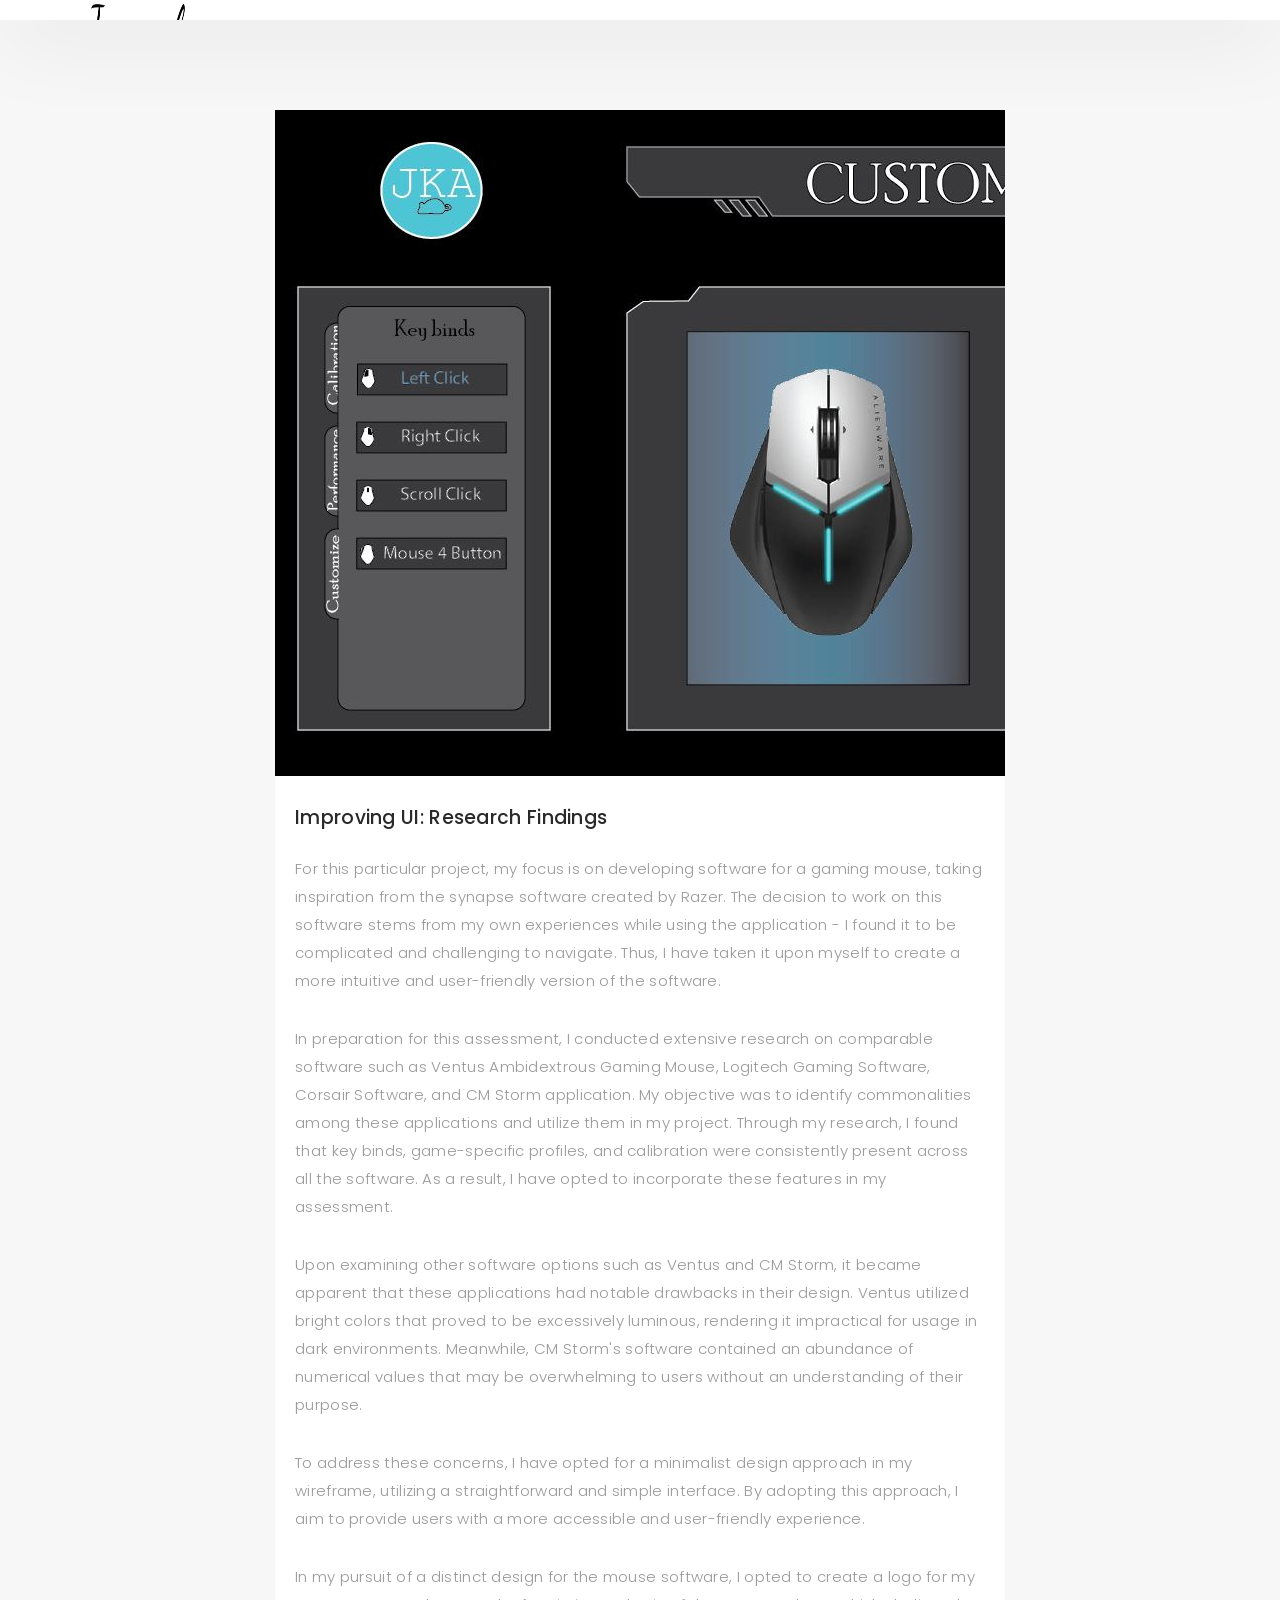
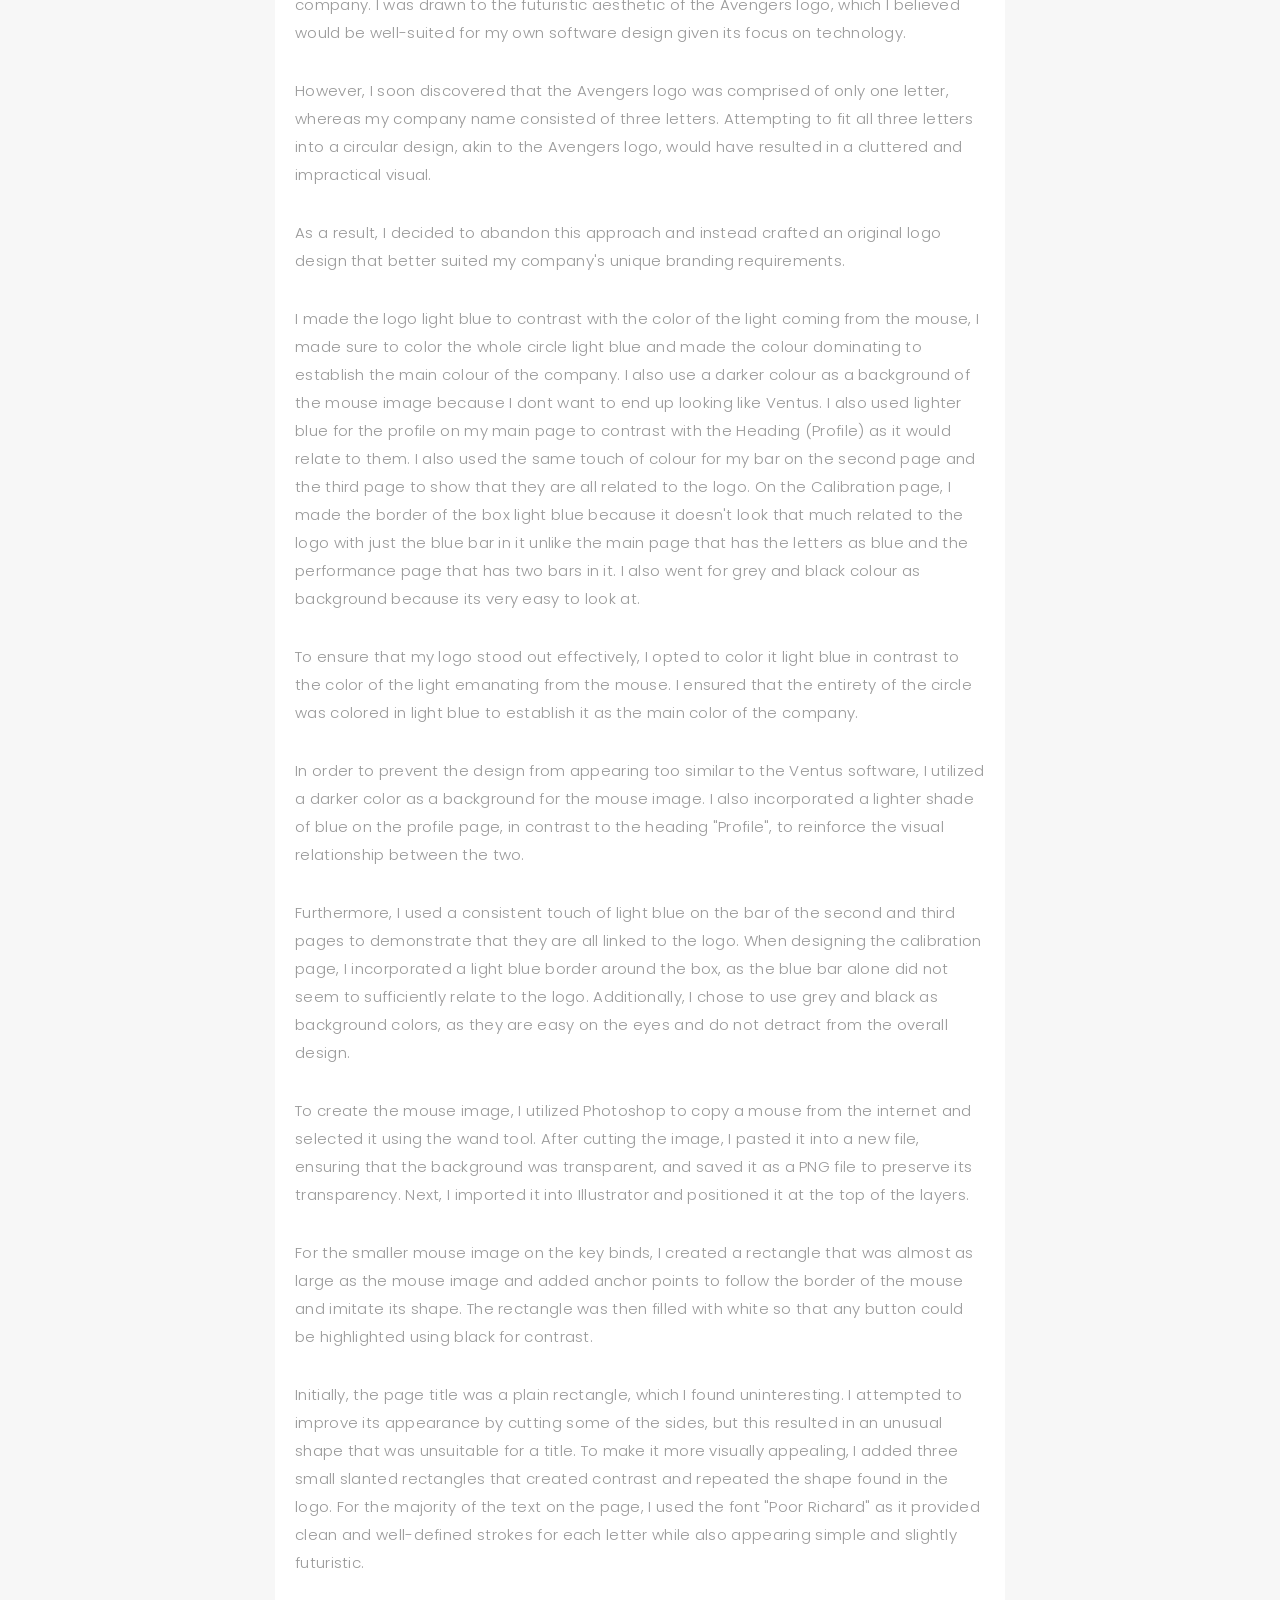
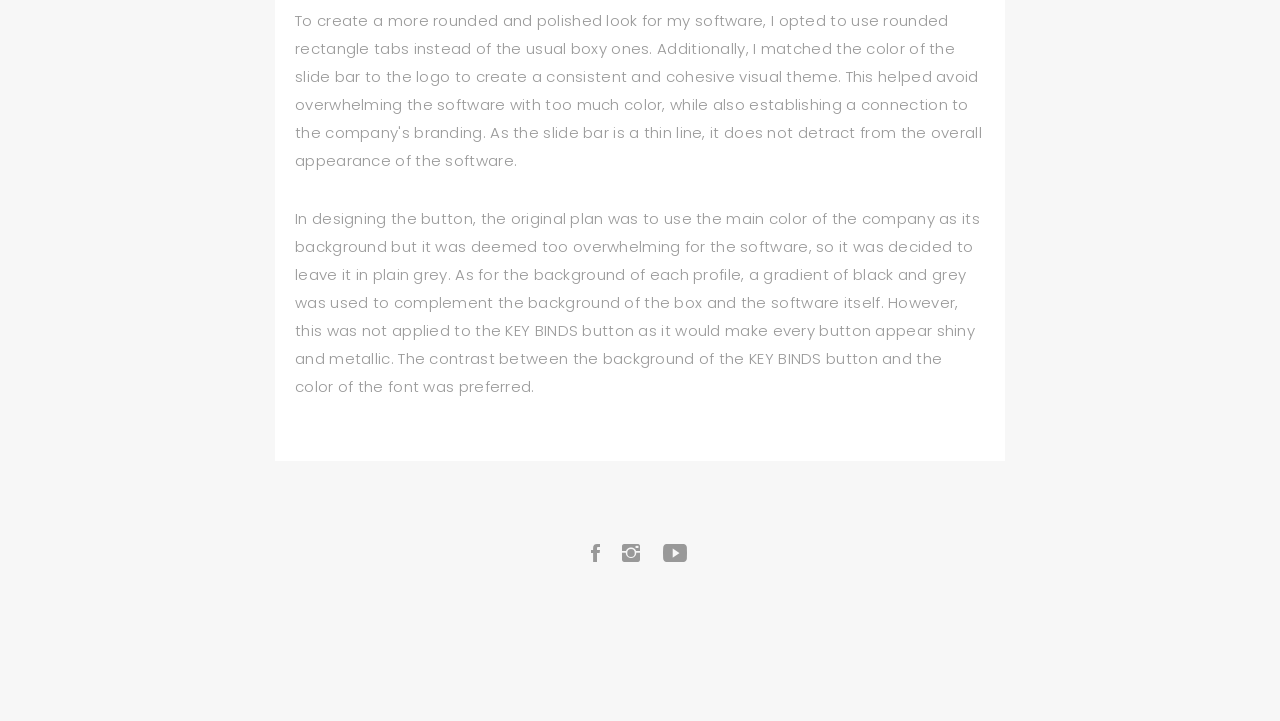
<file: blog-ui.html>
<!DOCTYPE html>
<html lang="en">

<head>
  <!-- Google tag (gtag.js) -->
<script async src="https://www.googletagmanager.com/gtag/js?id=G-0GQR4KC44N"></script>
<script>
  window.dataLayer = window.dataLayer || [];
  function gtag(){dataLayer.push(arguments);}
  gtag('js', new Date());

  gtag('config', 'G-0GQR4KC44N');
</script>
  <!-- meta -->
  <meta charset="utf-8">
  <meta content="width=device-width, initial-scale=1.0" name="viewport">

  <title>UI Design</title>
  <meta content="" name="keywords">
  <meta content="" name="description">

  <!-- Google Fonts -->
  <link href="https://fonts.googleapis.com/css?family=Poppins:300,300i,400,400i,500,500i,600,600i,700,700i|Playfair+Display:400,400i,700,700i,900,900i" rel="stylesheet">

  <!-- Bootstrap CSS File -->
  <link href="lib/bootstrap/css/bootstrap.min.css" rel="stylesheet">

  <!-- Libraries CSS Files -->
  <link href="lib/ionicons/css/ionicons.min.css" rel="stylesheet">
  <link href="lib/owlcarousel/assets/owl.carousel.min.css" rel="stylesheet">
  <link href="lib/magnific-popup/magnific-popup.css" rel="stylesheet">
  <link href="lib/hover/hover.min.css" rel="stylesheet">

  <!-- Blog Stylesheet File -->
  <link href="css/blog.css" rel="stylesheet">

  <!-- Main Stylesheet File -->
  <link href="css/style.css" rel="stylesheet">

  <!-- Responsive css -->
  <link href="css/responsive.css" rel="stylesheet">

  <!-- Favicon -->
  <link rel="shortcut icon" href="images/favicon.png">

  <!-- =======================================================
    Theme Name: Folio
    Theme URL: https://bootstrapmade.com/folio-bootstrap-portfolio-template/
    Author: BootstrapMade.com
    Author URL: https://bootstrapmade.com
  ======================================================= -->
</head>

<body>

  <!-- start section navbar -->
  <nav id="main-nav-subpage" class="subpage-nav">
    <div class="row">
      <div class="container">

        <div class="logo">
          <a href="index.html"><img src="images/logo-no-background.png" alt="logo"></a>
        </div>

        <div class="responsive"><i data-icon="m" class="ion-navicon-round"></i></div>

        <ul class="nav-menu list-unstyled">
          <li><a href="index.html" class="smoothScroll">Home</a></li>
          <li><a href="index.html#about" class="smoothScroll">About</a></li>
          <li><a href="index.html#portfolio" class="smoothScroll">Portfolio</a></li>
          <li><a href="index.html#journal" class="smoothScroll">Projects</a></li>
        </ul>
      </div>
    </div>
  </nav>
  <!-- End section navbar -->
  <!-- start section main content -->
  <div class="main-content paddsection">
    <div class="container">
      <div class="row justify-content-center">
        <div class="col-md-8 col-md-offset-2">
          <div class="row">
            <div class="container-main single-main">
              <div class="col-md-12">
                <div class="block-main mb-30">
                  <img src="images/portfolio/10.jpg" class="img-responsive" alt="reviews2">
                  <div class="content-main single-post padDiv">
                    <div class="journal-txt">
                      <h4><a href="#">Improving UI: Research Findings</a></h4>
                    </div>
                    <p class="mb-30">For this particular project, my focus is on developing software for a gaming mouse, taking inspiration from the synapse software created by Razer. The decision to work on this software stems from my own experiences while using the application - I found it to be complicated and challenging to navigate. Thus, I have taken it upon myself to create a more intuitive and user-friendly version of the software.</p>
                    <p class="mb-30">In preparation for this assessment, I conducted extensive research on comparable software such as Ventus Ambidextrous Gaming Mouse, Logitech Gaming Software, Corsair Software, and CM Storm application. My objective was to identify commonalities among these applications and utilize them in my project. Through my research, I found that key binds, game-specific profiles, and calibration were consistently present across all the software. As a result, I have opted to incorporate these features in my assessment.</p>
                    <p class="mb-30">Upon examining other software options such as Ventus and CM Storm, it became apparent that these applications had notable drawbacks in their design. Ventus utilized bright colors that proved to be excessively luminous, rendering it impractical for usage in dark environments. Meanwhile, CM Storm's software contained an abundance of numerical values that may be overwhelming to users without an understanding of their purpose.</p>
                    <p class="mb-30">To address these concerns, I have opted for a minimalist design approach in my wireframe, utilizing a straightforward and simple interface. By adopting this approach, I aim to provide users with a more accessible and user-friendly experience.</p>

                  
                    <p class="mb-30">In my pursuit of a distinct design for the mouse software, I opted to create a logo for my company. I was drawn to the futuristic aesthetic of the Avengers logo, which I believed would be well-suited for my own software design given its focus on technology.</p>

                    <p class="mb-30">However, I soon discovered that the Avengers logo was comprised of only one letter, whereas my company name consisted of three letters. Attempting to fit all three letters into a circular design, akin to the Avengers logo, would have resulted in a cluttered and impractical visual.</p>

                    <p class="mb-30">As a result, I decided to abandon this approach and instead crafted an original logo design that better suited my company's unique branding requirements.</p>

                    <p class="mb-30">I made the logo light blue to contrast with the color of the light coming from the mouse, I made sure to color the whole circle light blue and made the colour dominating to establish the main colour of the company. I also use a darker colour as a background of the mouse image because I dont want to end up looking like Ventus. I also used lighter blue for the profile on my main page to contrast with the Heading (Profile) as it would relate to them. I also used the same touch of colour for my bar on the second page and the third page to show that they are all related to the logo. On the Calibration page, I made the border of the box light blue because it doesn't look that much related to the logo with just the blue bar in it unlike the main page that has the letters as blue and the performance page that has two bars in it. I also went for grey and black colour as background because its very easy to look at.</p>

                    <p class="mb-30">To ensure that my logo stood out effectively, I opted to color it light blue in contrast to the color of the light emanating from the mouse. I ensured that the entirety of the circle was colored in light blue to establish it as the main color of the company.</p>

                    <p class="mb-30">In order to prevent the design from appearing too similar to the Ventus software, I utilized a darker color as a background for the mouse image. I also incorporated a lighter shade of blue on the profile page, in contrast to the heading "Profile", to reinforce the visual relationship between the two.</p>

                    <p class="mb-30">Furthermore, I used a consistent touch of light blue on the bar of the second and third pages to demonstrate that they are all linked to the logo. When designing the calibration page, I incorporated a light blue border around the box, as the blue bar alone did not seem to sufficiently relate to the logo. Additionally, I chose to use grey and black as background colors, as they are easy on the eyes and do not detract from the overall design.</p>

                    <p class="mb-30"></p>

                    
                    <p class="mb-30">To create the mouse image, I utilized Photoshop to copy a mouse from the internet and selected it using the wand tool. After cutting the image, I pasted it into a new file, ensuring that the background was transparent, and saved it as a PNG file to preserve its transparency. Next, I imported it into Illustrator and positioned it at the top of the layers.
                    </p>

                    <p class="mb-30">For the smaller mouse image on the key binds, I created a rectangle that was almost as large as the mouse image and added anchor points to follow the border of the mouse and imitate its shape. The rectangle was then filled with white so that any button could be highlighted using black for contrast.</p>

                    <p class="mb-30">Initially, the page title was a plain rectangle, which I found uninteresting. I attempted to improve its appearance by cutting some of the sides, but this resulted in an unusual shape that was unsuitable for a title. To make it more visually appealing, I added three small slanted rectangles that created contrast and repeated the shape found in the logo. For the majority of the text on the page, I used the font "Poor Richard" as it provided clean and well-defined strokes for each letter while also appearing simple and slightly futuristic.</p>

                    <p class="mb-30">To create a more rounded and polished look for my software, I opted to use rounded rectangle tabs instead of the usual boxy ones. Additionally, I matched the color of the slide bar to the logo to create a consistent and cohesive visual theme. This helped avoid overwhelming the software with too much color, while also establishing a connection to the company's branding. As the slide bar is a thin line, it does not detract from the overall appearance of the software.</p>

                    <p class="mb-30">In designing the button, the original plan was to use the main color of the company as its background but it was deemed too overwhelming for the software, so it was decided to leave it in plain grey. As for the background of each profile, a gradient of black and grey was used to complement the background of the box and the software itself. However, this was not applied to the KEY BINDS button as it would make every button appear shiny and metallic. The contrast between the background of the KEY BINDS button and the color of the font was preferred.</p>

                    
                  </div>
                </div>
              </div>
          </div>
        </div>
      </div>
    </div>
  </div>
  <!--  </div> -->
  <!-- start section main content -->

  <!-- start section footer -->
  <div id="footer" class="text-center">
    <div class="container">
      <div class="socials-media text-center">

        <ul class="list-unstyled">
          <li><a href="https://www.facebook.com/jommel.amor"><i class="ion-social-facebook"></i></a></li>
          <li><a href="https://www.instagram.com/jommelskiee/"><i class="ion-social-instagram"></i></a></li>
          <li><a href="https://www.youtube.com/user/jommelgwapo123"><i class="ion-social-youtube"></i></a></li>
        </ul>

      </div>


      <div class="credits">
      </div>

    </div>
  </div>
  <!-- End section footer -->

  <!-- JavaScript Libraries -->
  <script src="lib/jquery/jquery.min.js"></script>
  <script src="lib/jquery/jquery-migrate.min.js"></script>
  <script src="lib/bootstrap/js/bootstrap.bundle.min.js"></script>
  <script src="lib/typed/typed.js"></script>
  <script src="lib/owlcarousel/owl.carousel.min.js"></script>
  <script src="lib/magnific-popup/magnific-popup.min.js"></script>
  <script src="lib/isotope/isotope.pkgd.min.js"></script>

  <!-- Contact Form JavaScript File -->
  <script src="contactform/contactform.js"></script>

  <!-- Template Main Javascript File -->
  <script src="js/main.js"></script>

</body>

</html>
</file>
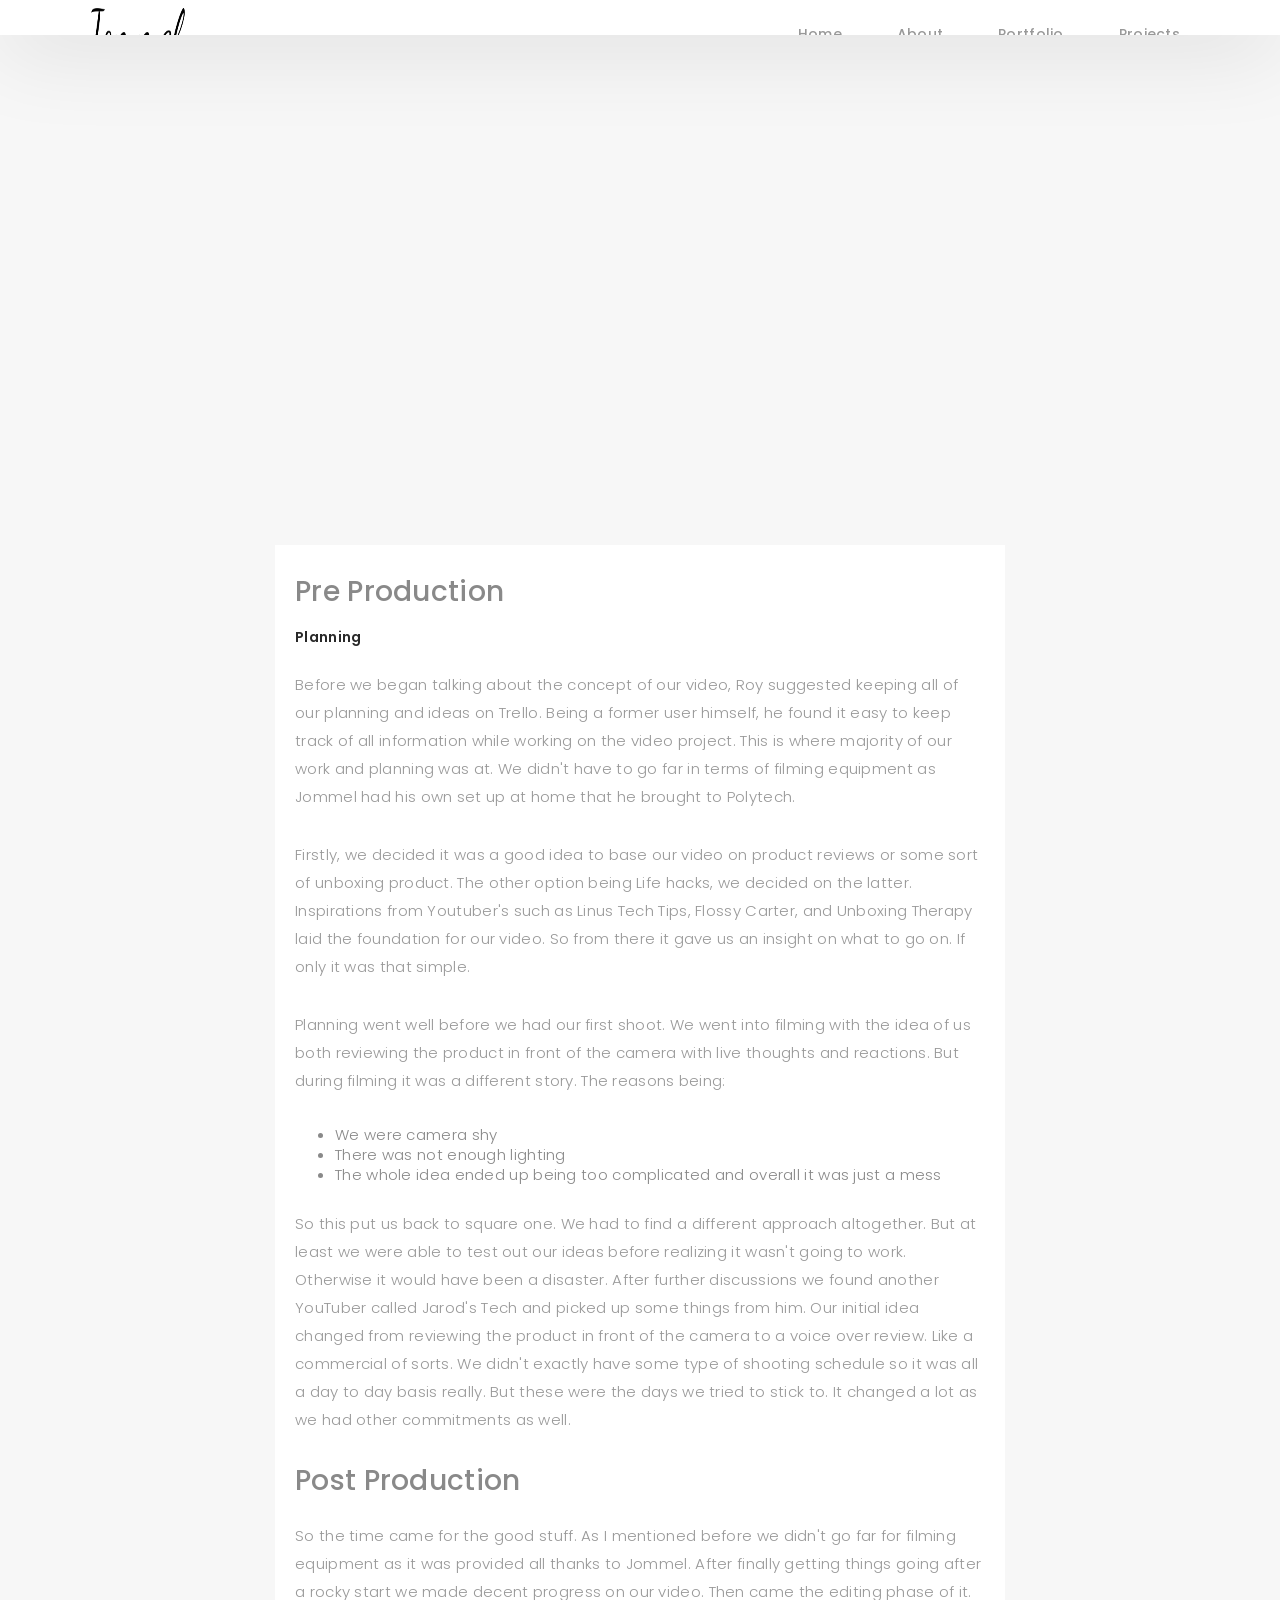
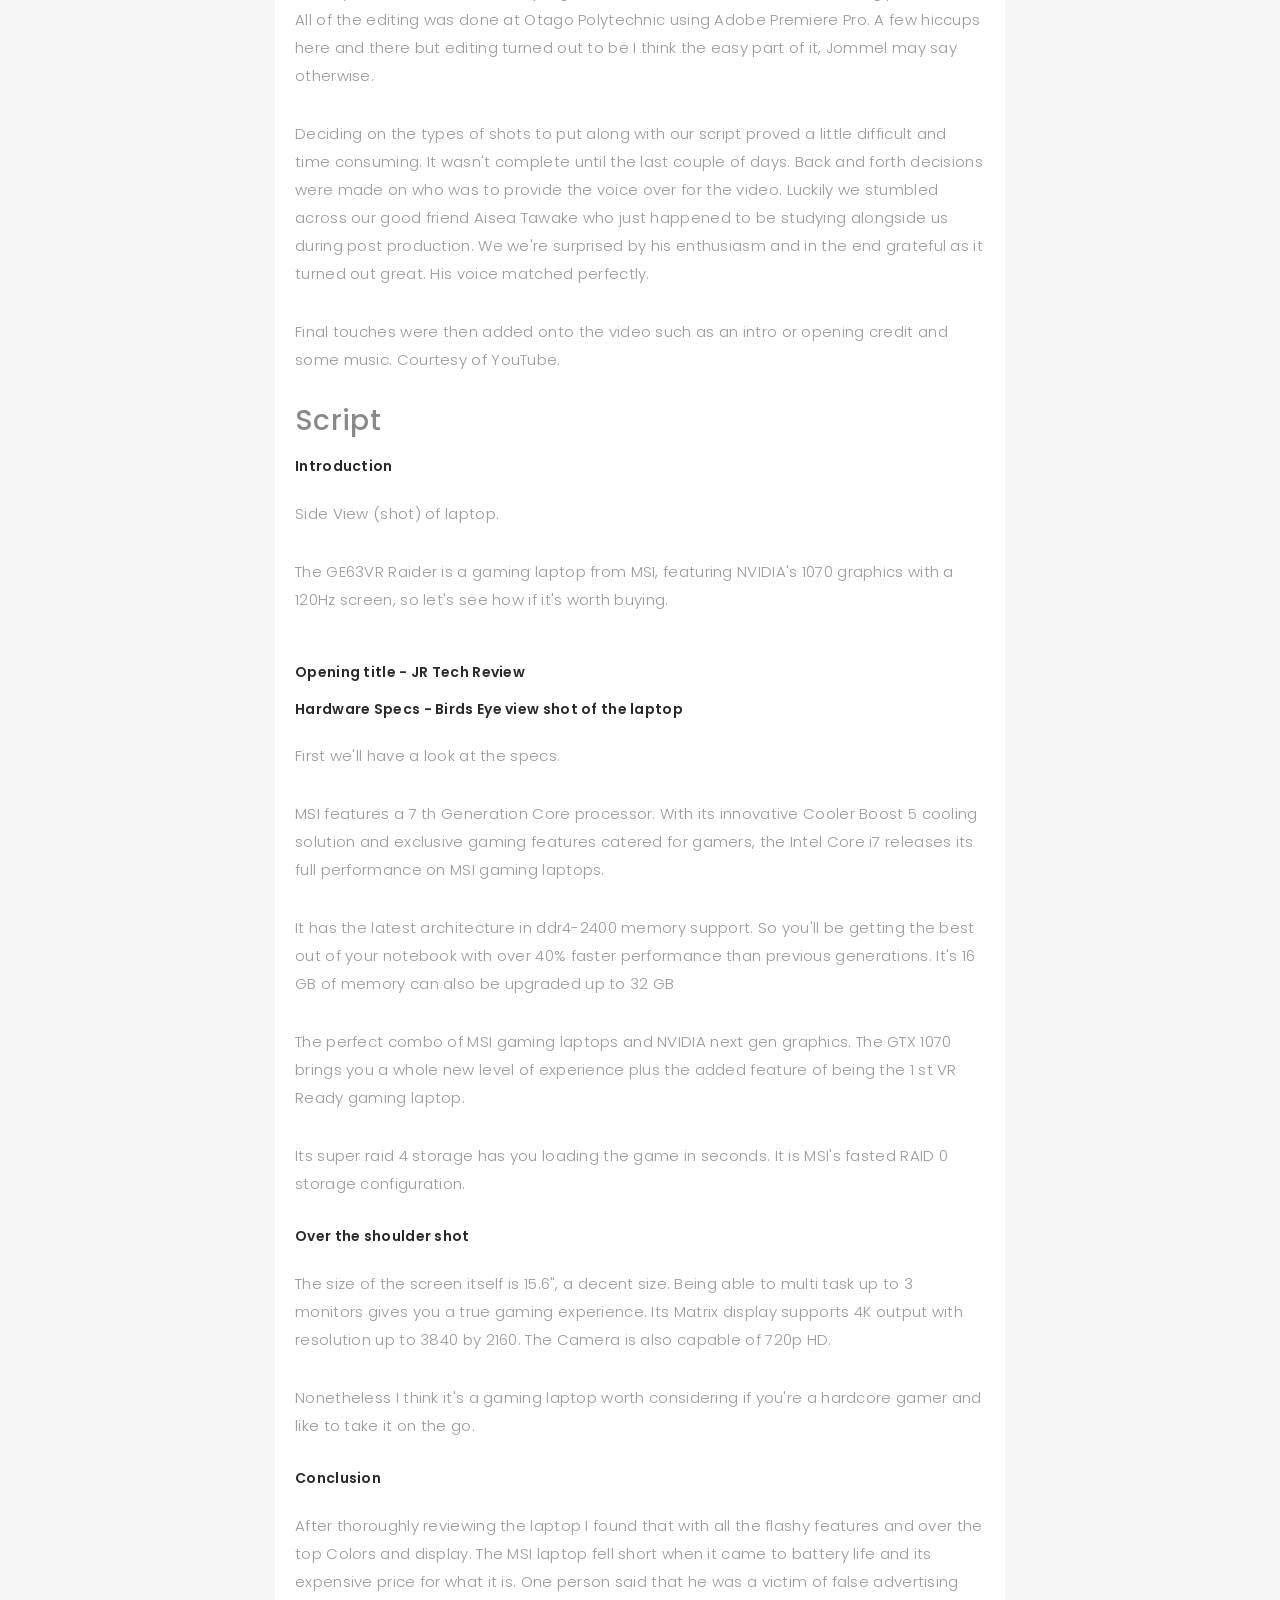
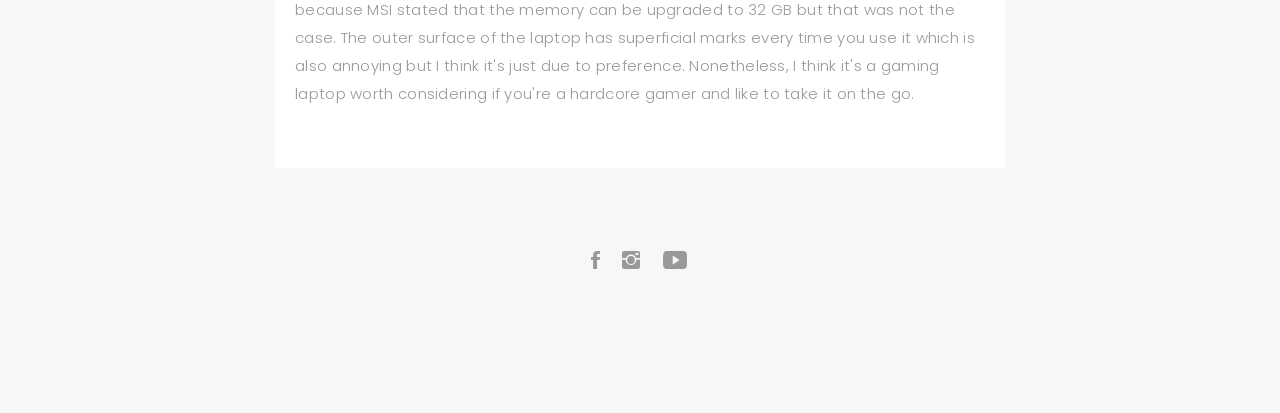
<file: blog-video.html>
<!DOCTYPE html>
<html lang="en">

<head>
  <!-- Google tag (gtag.js) -->
<script async src="https://www.googletagmanager.com/gtag/js?id=G-0GQR4KC44N"></script>
<script>
  window.dataLayer = window.dataLayer || [];
  function gtag(){dataLayer.push(arguments);}
  gtag('js', new Date());

  gtag('config', 'G-0GQR4KC44N');
</script>
  <!-- meta -->
  <meta charset="utf-8">
  <meta content="width=device-width, initial-scale=1.0" name="viewport">

  <title>Video Project</title>
  <meta content="" name="keywords">
  <meta content="" name="description">

  <!-- Google Fonts -->
  <link href="https://fonts.googleapis.com/css?family=Poppins:300,300i,400,400i,500,500i,600,600i,700,700i|Playfair+Display:400,400i,700,700i,900,900i" rel="stylesheet">

  <!-- Bootstrap CSS File -->
  <link href="lib/bootstrap/css/bootstrap.min.css" rel="stylesheet">

  <!-- Libraries CSS Files -->
  <link href="lib/ionicons/css/ionicons.min.css" rel="stylesheet">
  <link href="lib/owlcarousel/assets/owl.carousel.min.css" rel="stylesheet">
  <link href="lib/magnific-popup/magnific-popup.css" rel="stylesheet">
  <link href="lib/hover/hover.min.css" rel="stylesheet">

  <!-- Blog Stylesheet File -->
  <link href="css/blog.css" rel="stylesheet">

  <!-- Main Stylesheet File -->
  <link href="css/style.css" rel="stylesheet">

  <!-- Responsive css -->
  <link href="css/responsive.css" rel="stylesheet">

  <!-- Favicon -->
  <link rel="shortcut icon" href="images/favicon.png">

  <!-- =======================================================
    Theme Name: Folio
    Theme URL: https://bootstrapmade.com/folio-bootstrap-portfolio-template/
    Author: BootstrapMade.com
    Author URL: https://bootstrapmade.com
  ======================================================= -->
</head>

<body>

  <!-- start section navbar -->
  <nav id="main-nav-subpage" class="subpage-nav">
    <div class="row">
      <div class="container">

        <div class="logo">
          <a href="index.html"><img src="images/logo-no-background.png" alt="logo"></a>
        </div>

        <div class="responsive"><i data-icon="m" class="ion-navicon-round"></i></div>

        <ul class="nav-menu list-unstyled">
          <li><a href="index.html" class="smoothScroll">Home</a></li>
          <li><a href="index.html#about" class="smoothScroll">About</a></li>
          <li><a href="index.html#portfolio" class="smoothScroll">Portfolio</a></li>
          <li><a href="index.html#journal" class="smoothScroll">Projects</a></li>
        </ul>
      </div>
    </div>
  </nav>
  <!-- End section navbar -->
  <!-- start section main content -->
  <div class="main-content paddsection">
    <div class="container">
      <div class="row justify-content-center">
        <div class="col-md-8 col-md-offset-2">
          <div class="row">
            <div class="container-main single-main">
              <div class="col-md-12">
                <div class="block-main mb-30">
                    <iframe width="780" height="415" src="https://www.youtube.com/embed/JQP7RSDlRMk" frameborder="0" allow="autoplay; encrypted-media" allowfullscreen></iframe>
                  <div class="content-main single-post padDiv">
                      <h3>Pre Production</h3>
                    <div class="journal-txt">
                      <br>
                      <h4>Planning</h4>
                    </div>

                    <p class="mb-30">Before we began talking about the concept of our video, Roy suggested keeping all of our planning and ideas on Trello. Being a former user himself, he found it easy to keep track of all information while working on the video project. This is where majority of our work and planning was at. We didn't have to go far in terms of filming equipment as Jommel had his own set up at home that he brought to Polytech. </p>
                    <p class="mb-30">Firstly, we decided it was a good idea to base our video on product reviews or some sort of unboxing product. The other option being Life hacks, we decided on the latter. Inspirations from Youtuber's such as Linus Tech Tips, Flossy Carter, and Unboxing Therapy laid the foundation for our video. So from there it gave us an insight on what to go on. If only it was that simple. </p>
                    
                    <p class="mb-30">Planning went well before we had our first shoot. We went into filming with the idea of us both reviewing the product in front of the camera with live thoughts and reactions. But during filming it was a different story. The reasons being:</p>

                    <ul>
                      <li>We were camera shy</li>
                      <li>There was not enough lighting</li>
                      <li>The whole idea ended up being too complicated and overall it was just a mess</li>
                    </ul>

                    <p class="mb-30">So this put us back to square one. We had to find a different approach altogether. But at least we were able to test out our ideas before realizing it wasn't going to work. Otherwise it would have been a disaster. After further discussions we found another YouTuber called Jarod's Tech and picked up some things from him. Our initial idea changed from reviewing the product in front of the camera to a voice over review. Like a commercial of sorts. We didn't exactly have some type of shooting schedule so it was all a day to day basis really. But these were the days we tried to stick to. It changed a lot as we had other commitments as well.</p>

                    <h3>Post Production</h3>

                    <p class="mb-30">So the time came for the good stuff. As I mentioned before we didn't go far for filming equipment as it was provided all thanks to Jommel. After finally getting things going after a rocky start we made decent progress on our video. Then came the editing phase of it. All of the editing was done at Otago Polytechnic using Adobe Premiere Pro. A few hiccups here and there but editing turned out to be I think the easy part of it, Jommel may say otherwise. </p>

                    <p class="mb-30">Deciding on the types of shots to put along with our script proved a little difficult and time consuming. It wasn't complete until the last couple of days. Back and forth decisions were made on who was to provide the voice over for the video. Luckily we stumbled across our good friend Aisea Tawake who just happened to be studying alongside us during post production. We we're surprised by his enthusiasm and in the end grateful as it turned out great. His voice matched perfectly. </p>

                    <p class="mb-30">Final touches were then added onto the video such as an intro or opening credit and some music. Courtesy of YouTube.</p>


                    <h3>Script</h3>
                    <br>
                    <h4>Introduction</h4>

                    <p class="mb-30">Side View (shot) of laptop. 
                      </p>

                    <p class="mb-30">The GE63VR Raider is a gaming laptop from MSI, featuring NVIDIA's 1070 graphics with a 120Hz screen, so let's see how if it's worth buying.</p>

                    <br>
                    <h4>Opening title - JR Tech Review</h4>


                    <br>
                    <h4>Hardware Specs - Birds Eye view shot of the laptop</h4>





                    <p class="mb-30">First we'll have a look at the specs. </p>

                    <p class="mb-30">MSI features a 7 th Generation Core processor. With its innovative Cooler Boost 5 cooling solution and exclusive gaming features catered for gamers, the Intel Core i7 releases its full performance on MSI gaming laptops. </p>

                    <p class="mb-30">It has the latest architecture in ddr4-2400 memory support. So you'll be getting the best out of your notebook with over 40% faster performance than previous generations. It's 16 GB of memory can also be upgraded up to 32 GB</p>

                    <p class="mb-30">The perfect combo of MSI gaming laptops and NVIDIA next gen graphics. The GTX 1070 brings you a whole new level of experience plus the added feature of being the 1 st VR Ready gaming laptop. </p>

                    <p class="mb-30">Its super raid 4 storage has you loading the game in seconds. It is MSI's fasted RAID 0 storage configuration.</p>

                      <h4>Over the shoulder shot</h4>

                    <p class="mb-30">The size of the screen itself is 15.6", a decent size. Being able to multi task up to 3 monitors gives you a true gaming experience. Its Matrix display supports 4K output with resolution up to 3840 by 2160. The Camera is also capable of 720p HD.</p>

                    <p class="mb-30">Nonetheless I think it's a gaming laptop worth considering if you're a hardcore gamer and like to take it on the go.</p>

                    <h4>Conclusion</h4>

                    <p class="mb-30">After thoroughly reviewing the laptop I found that with all the flashy features and over the top Colors and display. The MSI laptop fell short when it came to battery life and its expensive price for what it is. One person said that he was a victim of false advertising because MSI stated that the memory can be upgraded to 32 GB but that was not the case. The outer surface of the laptop has superficial marks every time you use it which is also annoying but I think it's just due to preference. Nonetheless, I think it's a gaming laptop worth considering if you're a hardcore gamer and like to take it on the go.</p>

                  </div>
                </div>
              </div>
          </div>
        </div>
      </div>
    </div>
  </div>
  <!--  </div> -->
  <!-- start section main content -->

  <!-- start section footer -->
  <div id="footer" class="text-center">
    <div class="container">
      <div class="socials-media text-center">

          <ul class="list-unstyled">
              <li><a href="https://www.facebook.com/jommel.amor"><i class="ion-social-facebook"></i></a></li>
              <li><a href="https://www.instagram.com/jommelskiee/"><i class="ion-social-instagram"></i></a></li>
              <li><a href="https://www.youtube.com/user/jommelgwapo123"><i class="ion-social-youtube"></i></a></li>
            </ul>

      </div>


      <div class="credits">
      </div>

    </div>
  </div>
  <!-- End section footer -->

  <!-- JavaScript Libraries -->
  <script src="lib/jquery/jquery.min.js"></script>
  <script src="lib/jquery/jquery-migrate.min.js"></script>
  <script src="lib/bootstrap/js/bootstrap.bundle.min.js"></script>
  <script src="lib/typed/typed.js"></script>
  <script src="lib/owlcarousel/owl.carousel.min.js"></script>
  <script src="lib/magnific-popup/magnific-popup.min.js"></script>
  <script src="lib/isotope/isotope.pkgd.min.js"></script>

  <!-- Contact Form JavaScript File -->
  <script src="contactform/contactform.js"></script>

  <!-- Template Main Javascript File -->
  <script src="js/main.js"></script>

</body>

</html>
</file>
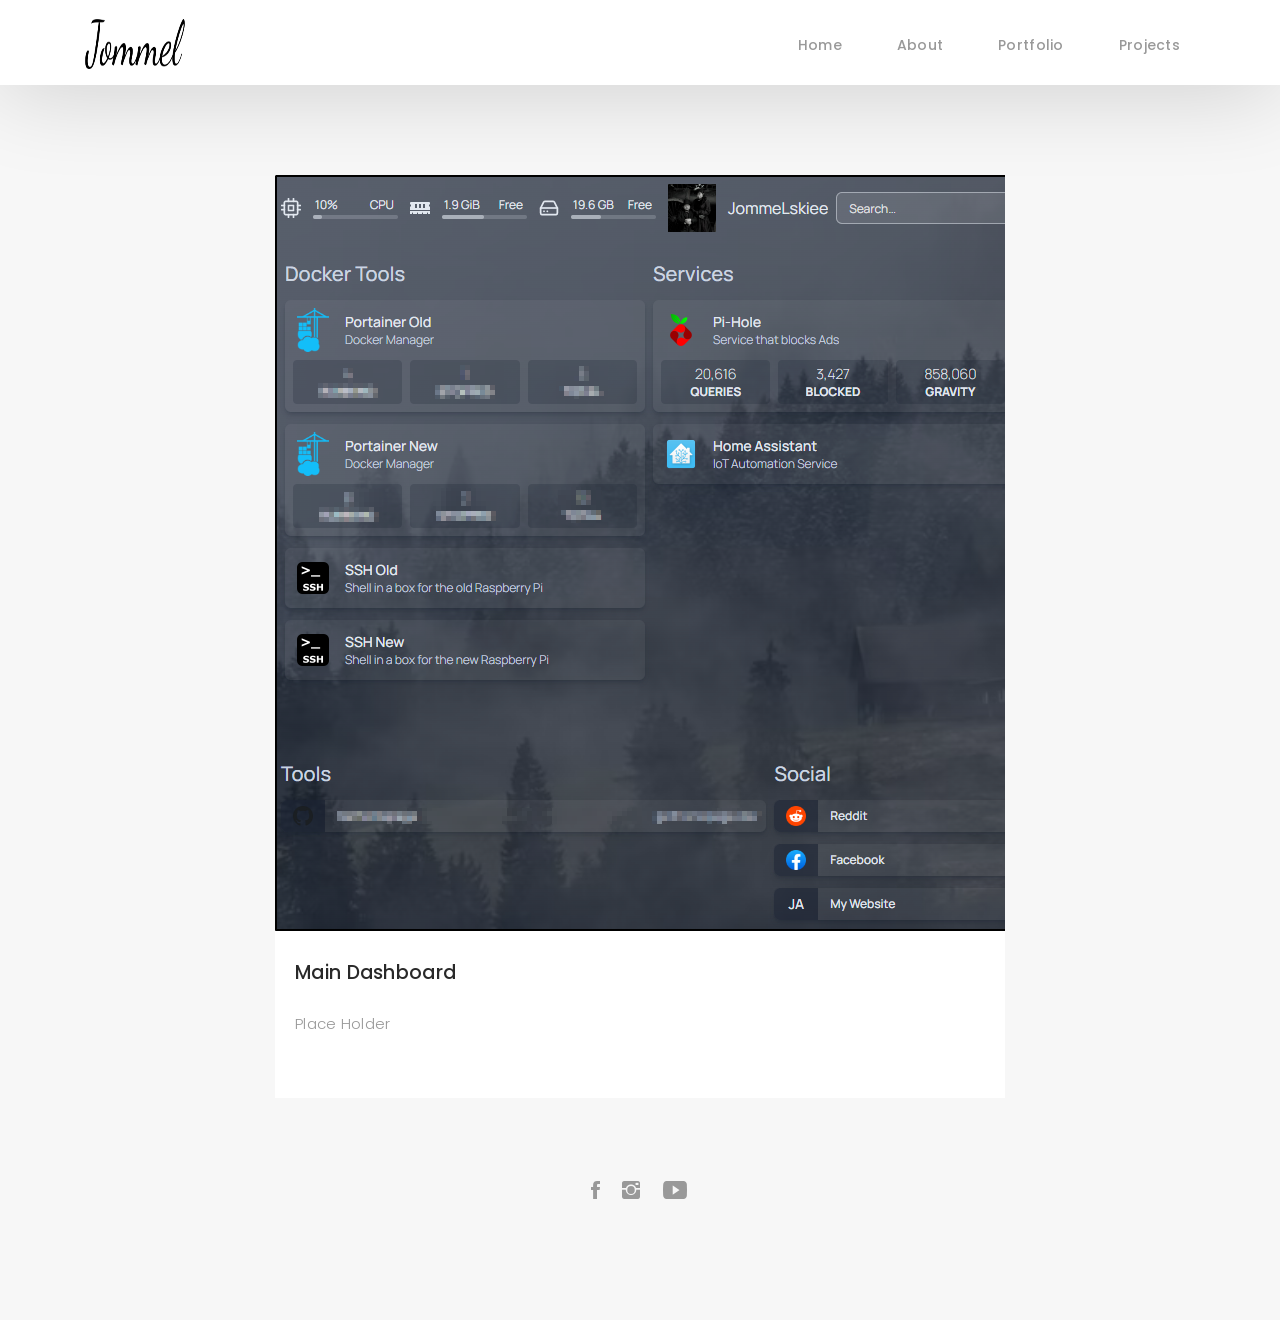
<file: dashboard.html>
<!DOCTYPE html>
<html lang="en">

<head>
  <!-- Google tag (gtag.js) -->
<script async src="https://www.googletagmanager.com/gtag/js?id=G-0GQR4KC44N"></script>
<script>
  window.dataLayer = window.dataLayer || [];
  function gtag(){dataLayer.push(arguments);}
  gtag('js', new Date());

  gtag('config', 'G-0GQR4KC44N');
</script>
  <!-- meta -->
  <meta charset="utf-8">
  <meta content="width=device-width, initial-scale=1.0" name="viewport">

  <title>Self Hosted Dashboard</title>
  <meta content="" name="keywords">
  <meta content="" name="description">

  <!-- Google Fonts -->
  <link href="https://fonts.googleapis.com/css?family=Poppins:300,300i,400,400i,500,500i,600,600i,700,700i|Playfair+Display:400,400i,700,700i,900,900i" rel="stylesheet">

  <!-- Bootstrap CSS File -->
  <link href="lib/bootstrap/css/bootstrap.min.css" rel="stylesheet">

  <!-- Libraries CSS Files -->
  <link href="lib/ionicons/css/ionicons.min.css" rel="stylesheet">
  <link href="lib/owlcarousel/assets/owl.carousel.min.css" rel="stylesheet">
  <link href="lib/magnific-popup/magnific-popup.css" rel="stylesheet">
  <link href="lib/hover/hover.min.css" rel="stylesheet">

  <!-- Blog Stylesheet File -->
  <link href="css/blog.css" rel="stylesheet">

  <!-- Main Stylesheet File -->
  <link href="css/style.css" rel="stylesheet">

  <!-- Responsive css -->
  <link href="css/responsive.css" rel="stylesheet">

  <!-- Favicon -->
  <link rel="shortcut icon" href="images/favicon.png">

  <!-- =======================================================
    Theme Name: Folio
    Theme URL: https://bootstrapmade.com/folio-bootstrap-portfolio-template/
    Author: BootstrapMade.com
    Author URL: https://bootstrapmade.com
  ======================================================= -->
</head>

<body>

  <!-- start section navbar -->
  <nav id="main-nav-subpage" class="subpage-nav">
    <div class="row">
      <div class="container">

        <div class="logo">
          <a href="index.html"><img src="images/logo-no-background.png" alt="logo"></a>
        </div>

        <div class="responsive"><i data-icon="m" class="ion-navicon-round"></i></div>

        <ul class="nav-menu list-unstyled">
          <li><a href="index.html" class="smoothScroll">Home</a></li>
          <li><a href="index.html#about" class="smoothScroll">About</a></li>
          <li><a href="index.html#portfolio" class="smoothScroll">Portfolio</a></li>
          <li><a href="index.html#journal" class="smoothScroll">Projects</a></li>
        </ul>
      </div>
    </div>
  </nav>
  <!-- End section navbar -->
  <!-- start section main content -->
  <div class="main-content paddsection">
    <div class="container">
      <div class="row justify-content-center">
        <div class="col-md-8 col-md-offset-2">
          <div class="row">
            <div class="container-main single-main">
              <div class="col-md-12">
                <div class="block-main mb-30">
                  <img src="images//jomDashboard.png" class="img-responsive" alt="reviews2">
                  <div class="content-main single-post padDiv">
                    <div class="journal-txt">
                      <h4><a href="#">Main Dashboard</a></h4>
                    </div>
                    

                    <p class="mb-30">Place Holder</p>

                    
                  </div>
                </div>
              </div>
          </div>
        </div>
      </div>
    </div>
  </div>
  <!--  </div> -->
  <!-- start section main content -->

  <!-- start section footer -->
  <div id="footer" class="text-center">
    <div class="container">
      <div class="socials-media text-center">

        <ul class="list-unstyled">
          <li><a href="https://www.facebook.com/jommel.amor"><i class="ion-social-facebook"></i></a></li>
          <li><a href="https://www.instagram.com/jommelskiee/"><i class="ion-social-instagram"></i></a></li>
          <li><a href="https://www.youtube.com/user/jommelgwapo123"><i class="ion-social-youtube"></i></a></li>
        </ul>

      </div>


      <div class="credits">
      </div>

    </div>
  </div>
  <!-- End section footer -->

  <!-- JavaScript Libraries -->
  <script src="lib/jquery/jquery.min.js"></script>
  <script src="lib/jquery/jquery-migrate.min.js"></script>
  <script src="lib/bootstrap/js/bootstrap.bundle.min.js"></script>
  <script src="lib/typed/typed.js"></script>
  <script src="lib/owlcarousel/owl.carousel.min.js"></script>
  <script src="lib/magnific-popup/magnific-popup.min.js"></script>
  <script src="lib/isotope/isotope.pkgd.min.js"></script>

  <!-- Contact Form JavaScript File -->
  <script src="contactform/contactform.js"></script>

  <!-- Template Main Javascript File -->
  <script src="js/main.js"></script>

</body>

</html>
</file>
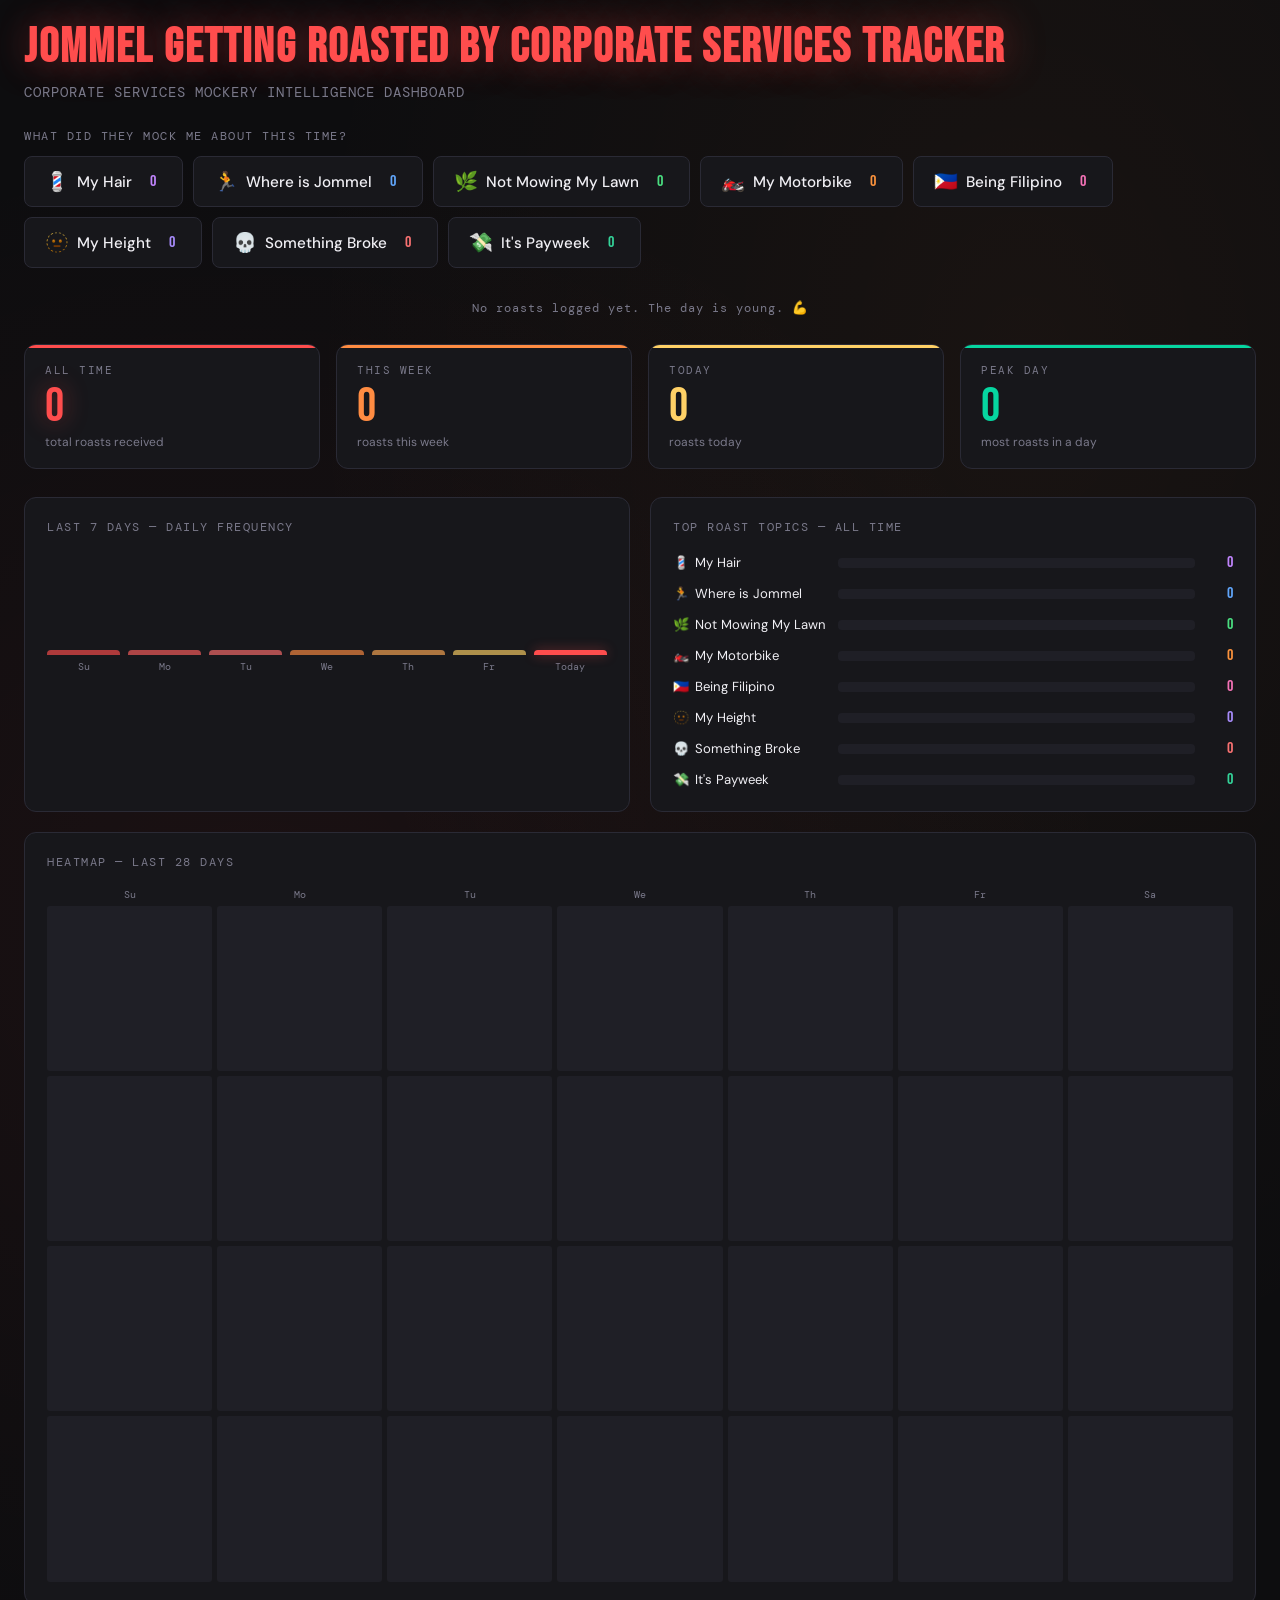
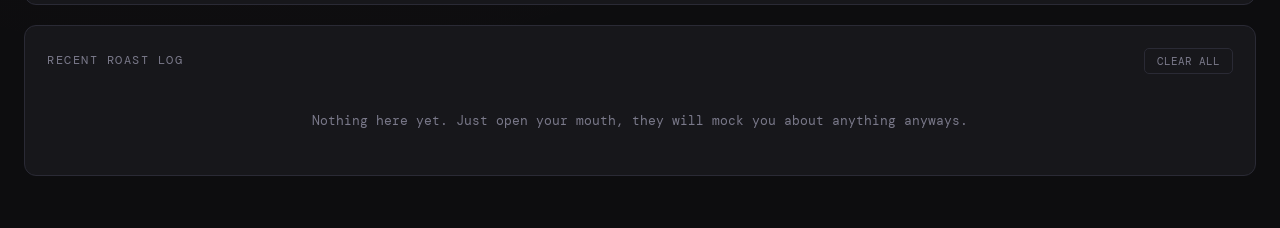
<file: Roast.html>
<!DOCTYPE html>
<html lang="en">
<head>
<meta charset="UTF-8">
<meta name="viewport" content="width=device-width, initial-scale=1.0">
<title>Roast Jommel Tracker 🔥</title>
<link href="https://fonts.googleapis.com/css2?family=Bebas+Neue&family=DM+Mono:wght@400;500&family=DM+Sans:wght@400;500;700&display=swap" rel="stylesheet">
<style>
  :root {
    --bg: #0d0d0f;
    --surface: #17171b;
    --surface2: #1f1f26;
    --border: #2a2a35;
    --accent: #ff4d4d;
    --accent2: #ff8c42;
    --accent3: #ffd166;
    --text: #f0eff4;
    --muted: #7a798a;
    --green: #06d6a0;
  }

  * { margin: 0; padding: 0; box-sizing: border-box; }

  body {
    background: var(--bg);
    color: var(--text);
    font-family: 'DM Sans', sans-serif;
    min-height: 100vh;
    padding: 24px;
    background-image: radial-gradient(ellipse at 20% 50%, rgba(255,77,77,0.06) 0%, transparent 60%),
                      radial-gradient(ellipse at 80% 20%, rgba(255,140,66,0.05) 0%, transparent 50%);
  }

  header {
    display: flex;
    align-items: center;
    justify-content: space-between;
    margin-bottom: 28px;
    flex-wrap: wrap;
    gap: 12px;
  }

  h1 {
    font-family: 'Bebas Neue', sans-serif;
    font-size: 3rem;
    letter-spacing: 2px;
    color: var(--accent);
    line-height: 1;
    text-shadow: 0 0 40px rgba(255,77,77,0.4);
  }

  .subtitle {
    color: var(--muted);
    font-size: 0.85rem;
    font-family: 'DM Mono', monospace;
    letter-spacing: 1px;
    text-transform: uppercase;
  }

  .cat-section { margin-bottom: 32px; }

  .cat-section-label {
    font-family: 'DM Mono', monospace;
    font-size: 0.72rem;
    text-transform: uppercase;
    letter-spacing: 1.5px;
    color: var(--muted);
    margin-bottom: 12px;
  }

  .cat-buttons { display: flex; flex-wrap: wrap; gap: 10px; }

  .cat-btn {
    background: var(--surface);
    border: 1.5px solid var(--border);
    color: var(--text);
    font-family: 'DM Sans', sans-serif;
    font-size: 0.95rem;
    font-weight: 500;
    padding: 12px 20px;
    border-radius: 8px;
    cursor: pointer;
    position: relative;
    overflow: hidden;
    transition: border-color 0.15s, background 0.15s, transform 0.1s, box-shadow 0.15s;
    display: flex;
    align-items: center;
    gap: 8px;
  }

  .cat-btn:hover {
    border-color: var(--cat-color, var(--accent));
    background: var(--surface2);
  }

  .cat-btn:active { transform: scale(0.95); }

  .cat-btn .cat-emoji { font-size: 1.2rem; }

  .cat-btn .cat-count {
    font-family: 'Bebas Neue', sans-serif;
    font-size: 1rem;
    color: var(--cat-color, var(--accent));
    margin-left: 4px;
    min-width: 18px;
  }

  .cat-btn .ripple {
    position: absolute;
    border-radius: 50%;
    background: rgba(255,255,255,0.2);
    transform: scale(0);
    animation: ripple 0.5s linear;
    pointer-events: none;
  }

  @keyframes ripple { to { transform: scale(4); opacity: 0; } }

  @keyframes flash {
    0% { background: rgba(255,77,77,0.15); }
    100% { background: transparent; }
  }
  .flash { animation: flash 0.4s ease-out; }

  @keyframes pulse-border {
    0%   { box-shadow: 0 0 0 0 var(--cat-color, rgba(255,77,77,0.5)); }
    70%  { box-shadow: 0 0 0 8px transparent; }
    100% { box-shadow: 0 0 0 0 transparent; }
  }
  .pulse { animation: pulse-border 0.5s ease-out; }

  .stats-grid {
    display: grid;
    grid-template-columns: repeat(auto-fit, minmax(160px, 1fr));
    gap: 16px;
    margin-bottom: 28px;
  }

  .stat-card {
    background: var(--surface);
    border: 1px solid var(--border);
    border-radius: 12px;
    padding: 18px 20px;
    position: relative;
    overflow: hidden;
  }

  .stat-card::before {
    content: '';
    position: absolute;
    top: 0; left: 0; right: 0;
    height: 3px;
  }
  .stat-card.total::before  { background: var(--accent); }
  .stat-card.weekly::before { background: var(--accent2); }
  .stat-card.daily::before  { background: var(--accent3); }
  .stat-card.peak::before   { background: var(--green); }

  .stat-label {
    font-family: 'DM Mono', monospace;
    font-size: 0.7rem;
    text-transform: uppercase;
    letter-spacing: 1.5px;
    color: var(--muted);
    margin-bottom: 6px;
  }

  .stat-value {
    font-family: 'Bebas Neue', sans-serif;
    font-size: 3rem;
    line-height: 1;
  }

  .stat-card.total  .stat-value { color: var(--accent);  text-shadow: 0 0 24px rgba(255,77,77,0.4); }
  .stat-card.weekly .stat-value { color: var(--accent2); }
  .stat-card.daily  .stat-value { color: var(--accent3); }
  .stat-card.peak   .stat-value { color: var(--green); }
  .stat-sub { font-size: 0.75rem; color: var(--muted); margin-top: 3px; }

  .charts-grid {
    display: grid;
    grid-template-columns: 1fr 1fr;
    gap: 20px;
    margin-bottom: 20px;
  }

  @media (max-width: 720px) { .charts-grid { grid-template-columns: 1fr; } }

  .card {
    background: var(--surface);
    border: 1px solid var(--border);
    border-radius: 12px;
    padding: 22px;
  }

  .card-title {
    font-family: 'DM Mono', monospace;
    font-size: 0.72rem;
    text-transform: uppercase;
    letter-spacing: 1.5px;
    color: var(--muted);
    margin-bottom: 18px;
  }

  .bar-chart {
    display: flex;
    align-items: flex-end;
    gap: 8px;
    height: 120px;
  }

  .bar-col {
    flex: 1;
    display: flex;
    flex-direction: column;
    align-items: center;
    gap: 5px;
    height: 100%;
    justify-content: flex-end;
  }

  .bar {
    width: 100%;
    border-radius: 4px 4px 0 0;
    min-height: 4px;
    transition: height 0.5s cubic-bezier(0.34,1.56,0.64,1);
    position: relative;
  }

  .bar-label {
    font-family: 'DM Mono', monospace;
    font-size: 0.6rem;
    color: var(--muted);
    text-align: center;
  }

  .bar-val {
    font-family: 'DM Mono', monospace;
    font-size: 0.62rem;
    color: var(--text);
    position: absolute;
    top: -18px;
    left: 50%;
    transform: translateX(-50%);
    white-space: nowrap;
  }

  .cat-breakdown { display: flex; flex-direction: column; gap: 12px; }

  .cat-row { display: flex; align-items: center; gap: 10px; }

  .cat-row-label {
    font-size: 0.82rem;
    min-width: 155px;
    display: flex;
    align-items: center;
    gap: 6px;
    white-space: nowrap;
  }

  .cat-bar-track {
    flex: 1;
    background: var(--surface2);
    border-radius: 4px;
    height: 10px;
    overflow: hidden;
  }

  .cat-bar-fill {
    height: 100%;
    border-radius: 4px;
    transition: width 0.6s cubic-bezier(0.34,1.56,0.64,1);
  }

  .cat-row-count {
    font-family: 'Bebas Neue', sans-serif;
    font-size: 1rem;
    min-width: 28px;
    text-align: right;
  }

  .heatmap {
    display: grid;
    grid-template-columns: repeat(7, 1fr);
    gap: 5px;
  }

  .heat-cell {
    aspect-ratio: 1;
    border-radius: 3px;
    background: var(--surface2);
    transition: background 0.3s;
    position: relative;
  }

  .heat-cell[title]:hover::after {
    content: attr(title);
    position: absolute;
    bottom: calc(100% + 5px);
    left: 50%;
    transform: translateX(-50%);
    background: #000;
    color: var(--text);
    font-size: 0.65rem;
    padding: 3px 7px;
    border-radius: 4px;
    white-space: nowrap;
    font-family: 'DM Mono', monospace;
    z-index: 10;
    pointer-events: none;
  }

  .heatmap-labels {
    display: grid;
    grid-template-columns: repeat(7, 1fr);
    gap: 5px;
    margin-bottom: 5px;
  }

  .heatmap-label {
    font-family: 'DM Mono', monospace;
    font-size: 0.6rem;
    color: var(--muted);
    text-align: center;
  }

  .log-card {
    background: var(--surface);
    border: 1px solid var(--border);
    border-radius: 12px;
    padding: 22px;
    margin-bottom: 28px;
  }

  .log-header {
    display: flex;
    justify-content: space-between;
    align-items: center;
    margin-bottom: 14px;
  }

  .clear-btn {
    background: transparent;
    border: 1px solid var(--border);
    color: var(--muted);
    font-family: 'DM Mono', monospace;
    font-size: 0.68rem;
    padding: 5px 12px;
    border-radius: 5px;
    cursor: pointer;
    transition: border-color 0.2s, color 0.2s;
  }
  .clear-btn:hover { border-color: var(--accent); color: var(--accent); }

  .log-list {
    max-height: 240px;
    overflow-y: auto;
    display: flex;
    flex-direction: column;
    gap: 7px;
    scrollbar-width: thin;
    scrollbar-color: var(--border) transparent;
  }

  .log-item {
    display: flex;
    align-items: center;
    gap: 10px;
    padding: 9px 13px;
    background: var(--surface2);
    border-radius: 7px;
    animation: slideIn 0.3s ease-out;
    border-left: 3px solid transparent;
  }

  @keyframes slideIn {
    from { opacity: 0; transform: translateY(-8px); }
    to   { opacity: 1; transform: translateY(0); }
  }

  .log-num {
    font-family: 'Bebas Neue', sans-serif;
    font-size: 1rem;
    color: var(--accent);
    min-width: 26px;
  }

  .log-tag {
    font-size: 0.78rem;
    font-weight: 600;
    padding: 2px 9px;
    border-radius: 20px;
    white-space: nowrap;
  }

  .log-time {
    font-family: 'DM Mono', monospace;
    font-size: 0.7rem;
    color: var(--muted);
    margin-left: auto;
  }

  .empty-log {
    text-align: center;
    color: var(--muted);
    font-family: 'DM Mono', monospace;
    font-size: 0.8rem;
    padding: 24px;
  }

  .last-roast-label {
    text-align: center;
    font-family: 'DM Mono', monospace;
    font-size: 0.78rem;
    color: var(--muted);
    letter-spacing: 1px;
    margin-bottom: 28px;
  }
</style>
</head>
<body>

<header>
  <h1>Jommel Getting Roasted by Corporate Services Tracker</h1>
  <span class="subtitle">Corporate Services Mockery Intelligence Dashboard</span>
</header>

<div class="cat-section">
  <div class="cat-section-label">What did they mock me about this time?</div>
  <div class="cat-buttons" id="catButtons"></div>
</div>

<div class="last-roast-label" id="lastRoastLabel">No roasts logged yet. The day is young.</div>

<div class="stats-grid">
  <div class="stat-card total">
    <div class="stat-label">All Time</div>
    <div class="stat-value" id="statTotal">0</div>
    <div class="stat-sub">total roasts received</div>
  </div>
  <div class="stat-card weekly">
    <div class="stat-label">This Week</div>
    <div class="stat-value" id="statWeek">0</div>
    <div class="stat-sub">roasts this week</div>
  </div>
  <div class="stat-card daily">
    <div class="stat-label">Today</div>
    <div class="stat-value" id="statDay">0</div>
    <div class="stat-sub">roasts today</div>
  </div>
  <div class="stat-card peak">
    <div class="stat-label">Peak Day</div>
    <div class="stat-value" id="statPeak">0</div>
    <div class="stat-sub">most roasts in a day</div>
  </div>
</div>

<div class="charts-grid">
  <div class="card">
    <div class="card-title">Last 7 Days — Daily Frequency</div>
    <div class="bar-chart" id="barChart"></div>
  </div>
  <div class="card">
    <div class="card-title">Top Roast Topics — All Time</div>
    <div class="cat-breakdown" id="catBreakdown"></div>
  </div>
</div>

<div style="margin-bottom:20px;">
  <div class="card">
    <div class="card-title">Heatmap — Last 28 Days</div>
    <div class="heatmap-labels">
      <div class="heatmap-label">Su</div><div class="heatmap-label">Mo</div>
      <div class="heatmap-label">Tu</div><div class="heatmap-label">We</div>
      <div class="heatmap-label">Th</div><div class="heatmap-label">Fr</div>
      <div class="heatmap-label">Sa</div>
    </div>
    <div class="heatmap" id="heatmap"></div>
  </div>
</div>

<div class="log-card">
  <div class="log-header">
    <div class="card-title" style="margin:0">Recent Roast Log</div>
    <button class="clear-btn" onclick="clearAll()">CLEAR ALL</button>
  </div>
  <div class="log-list" id="logList">
    <div class="empty-log" id="emptyMsg">Nothing here yet. Just open your mouth, they will mock you about anything anyways.</div>
  </div>
</div>

<!------------------------------------- End of HTML codes - Scripting starts ------------------------------------->

<script>
const CATEGORIES = [
  { id: 'hair',     label: 'My Hair',           emoji: '💈', color: '#c084fc' },
  { id: 'where',    label: 'Where is Jommel',   emoji: '🏃', color: '#60a5fa' },
  { id: 'lawn',     label: 'Not Mowing My Lawn', emoji: '🌿', color: '#4ade80' },
  { id: 'motorbike',     label: 'My Motorbike',            emoji: '🏍️', color: '#fb923c' },
  { id: 'filipino', label: 'Being Filipino',        emoji: '🇵🇭', color: '#f472b6' },
  { id: 'height', label: 'My Height',           emoji: '🫥',  color: '#a78bfa' },
  { id: 'broke',    label: 'Something Broke',       emoji: '💀',  color: '#f87171' },
  { id: 'payweek',  label: 'It\'s Payweek',         emoji: '💸',  color: '#34d399' },
];

let logs = JSON.parse(localStorage.getItem('roastLogs_v2') || '[]');

function saveAndRender() {
  localStorage.setItem('roastLogs_v2', JSON.stringify(logs));
  renderAll();
}

function logRoast(catId, event) {
  const btn = event.currentTarget;
  const ripple = document.createElement('span');
  ripple.className = 'ripple';
  const rect = btn.getBoundingClientRect();
  const size = Math.max(rect.width, rect.height);
  ripple.style.cssText = `width:${size}px;height:${size}px;left:${event.clientX - rect.left - size/2}px;top:${event.clientY - rect.top - size/2}px`;
  btn.appendChild(ripple);
  setTimeout(() => ripple.remove(), 600);

  btn.classList.remove('pulse');
  void btn.offsetWidth;
  btn.classList.add('pulse');

  document.body.classList.remove('flash');
  void document.body.offsetWidth;
  document.body.classList.add('flash');

  logs.unshift({ ts: new Date().toISOString(), cat: catId });
  saveAndRender();
}

function clearAll() {
  if (confirm('Clear ALL roast data? This is permanent.')) { logs = []; saveAndRender(); }
}

function toDateStr(d) { return d.toISOString().split('T')[0]; }

function buildButtons() {
  const wrap = document.getElementById('catButtons');
  CATEGORIES.forEach(cat => {
    const btn = document.createElement('button');
    btn.className = 'cat-btn';
    btn.id = `btn-${cat.id}`;
    btn.style.setProperty('--cat-color', cat.color);
    btn.innerHTML = `<span class="cat-emoji">${cat.emoji}</span>${cat.label}<span class="cat-count" id="cnt-${cat.id}">0</span>`;
    btn.addEventListener('click', (e) => logRoast(cat.id, e));
    wrap.appendChild(btn);
  });
}

function renderAll() {
  const now = new Date();
  const todayStr = toDateStr(now);
  const startOfWeek = new Date(now);
  startOfWeek.setDate(now.getDate() - now.getDay());
  startOfWeek.setHours(0,0,0,0);

  let total = logs.length, daily = 0, weekly = 0;
  let dailyMap = {}, catCounts = {};
  CATEGORIES.forEach(c => catCounts[c.id] = 0);

  logs.forEach(l => {
    const d = new Date(l.ts), ds = toDateStr(d);
    dailyMap[ds] = (dailyMap[ds] || 0) + 1;
    if (ds === todayStr) daily++;
    if (d >= startOfWeek) weekly++;
    if (l.cat && catCounts[l.cat] !== undefined) catCounts[l.cat]++;
  });

  const peak = Math.max(0, ...Object.values(dailyMap));
  document.getElementById('statTotal').textContent = total;
  document.getElementById('statWeek').textContent = weekly;
  document.getElementById('statDay').textContent = daily;
  document.getElementById('statPeak').textContent = peak;

  CATEGORIES.forEach(cat => {
    const el = document.getElementById(`cnt-${cat.id}`);
    if (el) el.textContent = catCounts[cat.id];
  });

  const lbl = document.getElementById('lastRoastLabel');
  if (!logs.length) {
    lbl.textContent = 'No roasts logged yet. The day is young. 💪';
  } else {
    const last = new Date(logs[0].ts);
    const mins = Math.round((now - last) / 60000);
    const ago = mins < 1 ? 'just now' : mins < 60 ? `${mins}m ago` : mins < 1440 ? `${Math.floor(mins/60)}h ago` : `${Math.floor(mins/1440)}d ago`;
    const lastCat = CATEGORIES.find(c => c.id === logs[0].cat);
    const topic = lastCat ? `"${lastCat.label}" ${lastCat.emoji}` : 'something';
    lbl.textContent = `Last roast: ${ago} · about ${topic} · ${total} total documented`;
  }

  // Bar chart
  const barChart = document.getElementById('barChart');
  barChart.innerHTML = '';
  const days = [];
  for (let i = 6; i >= 0; i--) { const d = new Date(now); d.setDate(now.getDate()-i); days.push(d); }
  const dayNames = ['Su','Mo','Tu','We','Th','Fr','Sa'];
  const maxVal = Math.max(1, ...days.map(d => dailyMap[toDateStr(d)] || 0));
  const barColors = ['#ff4d4d','#ff5e5e','#ff6e6e','#ff8c42','#ffaa55','#ffd166','#06d6a0'];

  days.forEach((d, i) => {
    const ds = toDateStr(d), val = dailyMap[ds] || 0, isToday = ds === todayStr;
    const col = document.createElement('div'); col.className = 'bar-col';
    const bar = document.createElement('div'); bar.className = 'bar';
    bar.style.height = `${Math.max(4, (val/maxVal)*100)}%`;
    bar.style.background = isToday ? barColors[0] : barColors[i];
    bar.style.opacity = isToday ? '1' : '0.65';
    bar.style.boxShadow = isToday ? `0 0 12px ${barColors[0]}66` : 'none';
    if (val > 0) { const vl = document.createElement('span'); vl.className = 'bar-val'; vl.textContent = val; bar.appendChild(vl); }
    const bl = document.createElement('div'); bl.className = 'bar-label'; bl.textContent = isToday ? 'Today' : dayNames[d.getDay()];
    col.appendChild(bar); col.appendChild(bl); barChart.appendChild(col);
  });

  // Category breakdown
  const breakdown = document.getElementById('catBreakdown');
  breakdown.innerHTML = '';
  const maxCat = Math.max(1, ...CATEGORIES.map(c => catCounts[c.id]));
  [...CATEGORIES].sort((a,b) => catCounts[b.id]-catCounts[a.id]).forEach(cat => {
    const count = catCounts[cat.id], pct = (count/maxCat)*100;
    const row = document.createElement('div'); row.className = 'cat-row';
    row.innerHTML = `
      <div class="cat-row-label"><span>${cat.emoji}</span><span>${cat.label}</span></div>
      <div class="cat-bar-track"><div class="cat-bar-fill" style="width:${count>0?Math.max(4,pct):0}%;background:${cat.color};box-shadow:${count>0?`0 0 6px ${cat.color}66`:'none'}"></div></div>
      <div class="cat-row-count" style="color:${cat.color}">${count}</div>`;
    breakdown.appendChild(row);
  });

  // Heatmap
  const heatmap = document.getElementById('heatmap');
  heatmap.innerHTML = '';
  const heatDays = [];
  for (let i=27;i>=0;i--) { const d=new Date(now); d.setDate(now.getDate()-i); heatDays.push(d); }
  const firstDay = heatDays[0].getDay();
  for (let i=0;i<firstDay;i++) { const sp=document.createElement('div'); sp.style.aspectRatio='1'; heatmap.appendChild(sp); }
  const heatMax = Math.max(1,...heatDays.map(d=>dailyMap[toDateStr(d)]||0));
  heatDays.forEach(d => {
    const ds=toDateStr(d), val=dailyMap[ds]||0, intensity=val/heatMax;
    const cell=document.createElement('div'); cell.className='heat-cell';
    if (!val) cell.style.background='#1f1f26';
    else if (intensity<0.33) cell.style.background='rgba(255,77,77,0.3)';
    else if (intensity<0.66) cell.style.background='rgba(255,77,77,0.6)';
    else { cell.style.background='#ff4d4d'; cell.style.boxShadow='0 0 8px rgba(255,77,77,0.5)'; }
    const sd=d.toLocaleDateString('en-NZ',{month:'short',day:'numeric'});
    cell.title=`${sd}: ${val} roast${val!==1?'s':''}`;
    heatmap.appendChild(cell);
  });

  // Log
  const logList = document.getElementById('logList');
  const emptyMsg = document.getElementById('emptyMsg');
  logList.querySelectorAll('.log-item').forEach(el => el.remove());
  if (!logs.length) {
    emptyMsg.style.display = 'block';
  } else {
    emptyMsg.style.display = 'none';
    logs.slice(0,40).forEach((l,i) => {
      const d=new Date(l.ts);
      const timeStr=d.toLocaleTimeString('en-NZ',{hour:'2-digit',minute:'2-digit'});
      const dateStr=d.toLocaleDateString('en-NZ',{month:'short',day:'numeric'});
      const cat=CATEGORIES.find(c=>c.id===l.cat);
      const item=document.createElement('div'); item.className='log-item';
      item.style.borderLeftColor=cat?cat.color:'var(--accent)';
      item.innerHTML=`
        <span class="log-num">#${logs.length-i}</span>
        ${cat?`<span class="log-tag" style="background:${cat.color}22;color:${cat.color}">${cat.emoji} ${cat.label}</span>`:''}
        <span class="log-time">${dateStr} · ${timeStr}</span>`;
      logList.appendChild(item);
    });
  }
}

buildButtons();
renderAll();
</script>
</body>
</html>
</file>
<file: css/responsive.css>
/** Width between 1200x to 0
 *  ~~~~~~~~~~~~~~~~~~~~~~~~~~~~~~~~~~~~
 */

@media (min-width: 1200px) {

}

/** Width between 992px to 1199px
 *  ~~~~~~~~~~~~~~~~~~~~~~~~~~~~~~~~~~~~
 */

@media (min-width: 992px) and (max-width: 1199px) {
  
}

/** Width between 768px to 991px
 *  ~~~~~~~~~~~~~~~~~~~~~~~~~~~~~~~~~~~~
 */

@media (min-width: 768px) and (max-width: 991px) {
  /* Navbar */
  nav {
    padding: 10px 15px;
  }
  .nav-menu {
    margin-top: 40px;
    display: none;
    float: none;
    width: 100%;
  }
  .nav-menu li {
    float: none;
    width: 100%;
    text-align: center;
    border-top: 1px solid #f7f7f7;
    line-height: 45px;
    margin-left: 0;
    padding-top: 10px;
    padding-bottom: 10px;
  }
  .responsive {
    float: right;
    padding-top: 15px;
    display: block;
  }
  /* About */
  .head-info .header-content .cmaster h1 {
    font-size: 32px;
  }
  #about .div-img-bg {
    padding: 0;
  }
  #about .div-img-bg .about-img img {
    margin-top: 0%;
    margin-left: calc(0% - 0px);
  }
  #about .about-descr .p-heading {
    font-size: 20px;
  }
  #about .about-descr .separator {
    max-width: 100%;
    margin-bottom: 0;
  }
  /* portfolio */
  #portfolio .portfolio-list .nav li {
    float: none;
    margin: 20px;
    display: inline-block;
  }
  /* journal */
  #journal .journal-block .journal-info {
    margin-bottom: 30px;
  }
  /* Contact */
  .contact-contact {
    margin-bottom: 30px;
  }
  /* Footer */
  #footer .socials-media ul li {
    margin-right: 0;
    margin-left: 0;
    float: none;
    display: inline-block;
  }
}

/** Width between 767px to 0
 *  ~~~~~~~~~~~~~~~~~~~~~~~~~~~~~~~~~~~~
 */

@media (max-width: 767px) {
  /* Navbar */
  nav {
    padding: 20px 15px;
  }
  .nav-menu {
    margin-top: 40px;
    display: none;
    float: none;
    width: 100%;
  }
  .nav-menu li {
    float: none;
    width: 100%;
    text-align: center;
    border-top: 1px solid #f7f7f7;
    line-height: 45px;
    margin-left: 0;
    padding-top: 10px;
    padding-bottom: 10px;
  }
  .responsive {
    float: right;
    padding-top: 15px;
    display: block;
  }
  /* About */
  .head-info .header-content h1 {
    font-size: 32px;
  }
  #about .div-img-bg {
    padding: 0;
  }
  #about .div-img-bg .about-img img {
    margin-top: 0%;
    margin-left: calc(0% - 0px);
  }
  #about .about-descr .p-heading {
    font-size: 20px;
  }
  #about .about-descr .separator {
    max-width: 100%;
    margin-bottom: 0;
  }
  /* portfolio */
  #portfolio .portfolio-list .nav li {
    float: none;
    margin: 20px;
    display: inline-block;
  }
  /* journal */
  #journal .journal-block .journal-info {
    margin-bottom: 30px;
  }
  /* Contact */
  .contact-contact {
    margin-bottom: 30px;
  }
  /* Footer */
  #footer .socials-media ul li {
    margin-right: 0;
    margin-left: 0;
    float: none;
    display: inline-block;
  }
}

/** Width between 600px to 0
 *  ~~~~~~~~~~~~~~~~~~~~~~~~~~~~~~~~~~~~
 */

@media (max-width: 600px) {
  /* Navbar */
  nav {
    padding: 20px 15px;
  }
  .nav-menu {
    margin-top: 40px;
    display: none;
    float: none;
    width: 100%;
  }
  .nav-menu li {
    float: none;
    width: 100%;
    text-align: center;
    border-top: 1px solid #f7f7f7;
    line-height: 45px;
    margin-left: 0;
    padding-top: 10px;
    padding-bottom: 10px;
  }
  .responsive {
    float: right;
    padding-top: 15px;
    display: block;
  }
  /* About */
  .head-info .header-content h1 {
    font-size: 32px;
  }
  #about .div-img-bg {
    padding: 0;
  }
  #about .div-img-bg .about-img img {
    margin-top: 0%;
    margin-left: calc(0% - 0px);
  }
  #about .about-descr .p-heading {
    font-size: 20px;
  }
  #about .about-descr .separator {
    max-width: 100%;
    margin-bottom: 0;
  }
  /* portfolio */
  #portfolio .portfolio-list .nav li {
    float: none;
    margin: 10px;
    display: inline-block;
  }
  /* journal */
  #journal .journal-block .journal-info {
    margin-bottom: 30px;
  }
  /* Contact */
  .contact-contact {
    margin-bottom: 30px;
  }
  /* Footer */
  #footer .socials-media ul li {
    margin-right: 0;
    margin-left: 0;
    float: none;
    display: inline-block;
  }
}

/** Width between 480px to 0
 *  ~~~~~~~~~~~~~~~~~~~~~~~~~~~~~~~~~~~~
 */

@media (max-width: 480px) {
  /* Navbar */
  nav {
    padding: 20px 15px;
  }
  .nav-menu {
    margin-top: 40px;
    display: none;
    float: none;
    width: 100%;
  }
  .nav-menu li {
    float: none;
    width: 100%;
    text-align: center;
    border-top: 1px solid #f7f7f7;
    line-height: 45px;
    margin-left: 0;
    padding-top: 10px;
    padding-bottom: 10px;
  }
  .responsive {
    float: right;
    padding-top: 15px;
    display: block;
  }
  /* About */
  .head-info .header-content h1 {
    font-size: 32px;
  }
  #about .div-img-bg {
    padding: 0;
  }
  #about .div-img-bg .about-img img {
    margin-top: 0%;
    margin-left: calc(0% - 0px);
  }
  #about .about-descr .p-heading {
    font-size: 20px;
  }
  #about .about-descr .separator {
    max-width: 100%;
    margin-bottom: 0;
  }
  /* portfolio */
  #portfolio .portfolio-list .nav li {
    float: none;
    margin: 20px;
  }
  /* journal */
  #journal .journal-block .journal-info {
    margin-bottom: 30px;
  }
  /* Contact */
  .contact-contact {
    margin-bottom: 30px;
  }
  /* Footer */
  #footer .socials-media ul li {
    margin-right: 0;
    margin-left: 0;
    float: none;
    display: inline-block;
  }
}

/** Width between 320px to 0
 *  ~~~~~~~~~~~~~~~~~~~~~~~~~~~~~~~~~~~~
 */

@media (max-width: 320px) {
  /* Navbar */
  nav {
    padding: 20px 15px;
  }
  .nav-menu {
    margin-top: 40px;
    display: none;
    float: none;
    width: 100%;
  }
  .nav-menu li {
    float: none;
    width: 100%;
    text-align: center;
    border-top: 1px solid #f7f7f7;
    line-height: 45px;
    margin-left: 0;
    padding-top: 10px;
    padding-bottom: 10px;
  }
  .responsive {
    float: right;
    padding-top: 15px;
    display: block;
  }
  /* About */
  .head-info .header-content h1 {
    font-size: 32px;
  }
  #about .div-img-bg {
    padding: 0;
  }
  #about .div-img-bg .about-img img {
    margin-top: 0%;
    margin-left: calc(0% - 0px);
  }
  #about .about-descr .p-heading {
    font-size: 20px;
  }
  #about .about-descr .separator {
    max-width: 100%;
    margin-bottom: 0;
  }
  /* portfolio */
  #portfolio .portfolio-list .nav li {
    float: none;
    margin: 20px;
  }
  /* journal */
  #journal .journal-block .journal-info {
    margin-bottom: 30px;
  }
  /* Contact */
  .contact-contact {
    margin-bottom: 30px;
  }
  /* Footer */
  #footer .socials-media ul li {
    margin-right: 0;
    margin-left: 0;
    float: none;
    display: inline-block;
  }
  /* Single page */
  .entry-comments-body span {
    display: inline-block;
    margin-right: 0;
  }
}
</file>
<file: css/blog.css>
/*-----------------------------------------------------------------------------------*/

/*  -  Navbar fixd page
/*-----------------------------------------------------------------------------------*/

.subpage-nav {
  display: block !important;
  position: relative;
}

/*-----------------------------------------------------------------------------------*/

/*  /* Single page */

/*-----------------------------------------------------------------------------------*/

/* main content */

.main-content {
  background: #f7f7f7;
}

.main-content .container-main {
  display: inline-block;
  width: 100%;
}

.main-content .container-main .block-main {
  margin-bottom: 30px;
  overflow: hidden;
}

.container-main .block-main .content-main {
  background: #fff none repeat scroll 0 0;
  display: inline-block;
  width: 100%;
}

.journal-txt h4 a {
  display: block;
  font-size: 19px;
  line-height: 24px;
  margin: 0 0 13px 0;
  font-weight: 500;
  color: #292929;
  -moz-transition: all 0.5s ease-in-out 0s;
  -ms-transition: all 0.5s ease-in-out 0s;
  -o-transition: all 0.5s ease-in-out 0s;
  -webkit-transition: all 0.5s ease-in-out 0s;
  transition: all 0.5s ease-in-out 0s;
}

.journal-txt h4 a:hover {
  color: #b8a07e;
  -moz-transition: all 0.5s ease-in-out 0s;
  -ms-transition: all 0.5s ease-in-out 0s;
  -o-transition: all 0.5s ease-in-out 0s;
  -webkit-transition: all 0.5s ease-in-out 0s;
  transition: all 0.5s ease-in-out 0s;
}

.post-meta ul li {
  font-size: 12px;
  font-weight: normal;
  margin-left: 8px;
  margin-right: 8px;
  text-transform: capitalize;
  display: inline-block;
  float: none;
}

.content-main .post-meta a {
  color: #a2a2a2;
  margin-left: 5px;
}

/* Commonts */

.comments {
  background: #fff;
}

.entry-comments h6 {
  margin-right: 10px;
  font-size: 13px;
  letter-spacing: 0.1em;
  font-weight: 500;
}

.entry-comments-item {
  margin-top: 40px;
  padding-bottom: 40px;
  border-bottom: 1px solid #f2f2f2;
}

.entry-comments-avatar {
  position: absolute;
  display: block;
  border-radius: 50%;
  width: 60px;
  height: 60px;
}

.entry-comments-body {
  padding-left: 86px;
}

.entry-comments-author {
  margin-right: 10px;
  font-size: 13px;
  color: #292929;
  letter-spacing: 0.1em;
  font-weight: 500;
}

.rep {
  font-size: 13px;
  color: #292929;
  letter-spacing: 0.1em;
  font-weight: 500;
  text-transform: capitalize;
}

.entry-comments span a {
  font-size: 13px;
  color: #999;
}

.entry-comments-reply {
  padding-left: 10%;
}

/* Commonts form */

.cmt {
  background: #fff;
}

blockquote {
  padding: 40px;
  background-color: #f2f2f2;
  margin: 30px 0;
  border: none;
  border-left: 4px solid #b8a07e;
}
</file>
<file: css/style.css>
/*
  Theme Name: Folio
  Theme URL: https://bootstrapmade.com/folio-bootstrap-portfolio-template/
  Author: BootstrapMade.com
  Author URL: https://bootstrapmade.com
*/

/*  General Styling
/*-----------------------------------------------------------------------------------*/

body {
  background: #ffffff;
  color: #898989;
  font-family: 'Poppins', helvetica;
  font-size: 15px;
  font-weight: 300;
  line-height: 20px;
  letter-spacing: 0.02em;
  overflow-x: hidden;
  margin: 0 auto;
  padding: 0;
  -moz-box-sizing: border-box;
  -ms-box-sizing: border-box;
  -o-box-sizing: border-box;
  -webkit-box-sizing: border-box;
  box-sizing: border-box;
}

h1, h2, h3, h4, h5, h6 {
  margin: 0;
}

h2 {
  color: #292929;
  font-weight: 600;
}

h4 {
  color: #292929;
  font-size: 14px;
  font-weight: 600;
}

a {
  color: #292929;
  text-decoration: none !important;
  -moz-transition: all 0.5s ease-in-out 0s;
  -ms-transition: all 0.5s ease-in-out 0s;
  -o-transition: all 0.5s ease-in-out 0s;
  -webkit-transition: all 0.5s ease-in-out 0s;
  transition: all 0.5s ease-in-out 0s;
}

a:hover {
  -moz-transition: all 0.5s ease-in-out 0s;
  -ms-transition: all 0.5s ease-in-out 0s;
  -o-transition: all 0.5s ease-in-out 0s;
  -webkit-transition: all 0.5s ease-in-out 0s;
  transition: all 0.5s ease-in-out 0s;
}

a:hover, a:focus {
  color: #b8a07e;
  text-decoration: underline;
}

nav ul li a {
  padding: 2px 0 0 0;
  position: relative;
  display: block;
  font-size: 12px;
  color: #999999;
  letter-spacing: 0.1em;
  font-weight: 500;
  line-height: 14px;
  text-transform: uppercase;
  -moz-transition: all 0.5s ease-in-out 0s;
  -ms-transition: all 0.5s ease-in-out 0s;
  -o-transition: all 0.5s ease-in-out 0s;
  -webkit-transition: all 0.5s ease-in-out 0s;
  transition: all 0.5s ease-in-out 0s;
}

p {
  margin: 25px 0;
  padding: 0;
  font-size: 15px;
  color: #999999;
  line-height: 28px;
}

::-moz-selection {
  background: #b8a07e;
  color: #fff;
}

::selection {
  background: #b8a07e;
  color: #fff;
}

.btn {
  background: #333;
  border: medium none;
  border-radius: 0;
  color: #fff;
  font-size: 12px;
  height: 50px;
  line-height: 50px;
  padding: 0 30px;
  text-transform: uppercase;
}

.btn:hover, .btn:focus {
  color: #fff;
}

.padDiv {
  padding: 30px 20px;
}

.section-title {
  margin-bottom: 70px;
}

.section-title h2 {
  font-size: 25px;
  letter-spacing: 2px;
  text-transform: uppercase;
}

.form-control {
  background-color: transparent;
  border: 1px solid #999;
  border-radius: 0;
  color: #999999;
  font-size: 12px;
  font-weight: 500;
  height: 50px;
  letter-spacing: 0.1em;
  padding-left: 10px;
  margin: 0 0 25px 0;
  line-height: 14px;
  text-transform: uppercase;
}

.form-control:focus {
  box-shadow: none;
  outline: 0 none;
}

.paddsection {
  padding-top: 90px;
  padding-bottom: 90px;
}

.paddsections {
  padding-top: 90px;
  padding-bottom: 90px !important;
}

.hvr-shutter-in-horizontal::before {
  background: #333;
}

.hvr-shutter-in-horizontal:hover {
  background: #b8a07e;
}

.mb-30 {
  margin-bottom: 30px;
}

/*-----------------------------------------------------------------------------------*/
/*  Navbar Top
/*-----------------------------------------------------------------------------------*/

nav {
  position: fixed;
  background: #fff;
  z-index: 1000;
  width: 100%;
  padding: 20px;
  display: none;
  -webkit-box-shadow: 0px 2px 92px 0px rgba(0, 0, 0, 0.18);
  -moz-box-shadow: 0px 2px 92px 0px rgba(0, 0, 0, 0.18);
  box-shadow: 0px 2px 92px 0px rgba(0, 0, 0, 0.18);
}

.nav-menu {
  float: right;
  line-height: 32px;
  margin-bottom: 0;
  padding-top: 16px;
}

nav ul li {
  float: left;
  margin-right: 15px;
  font-family: 'Poppins', sans-serif;
  font-size: 14px;
  margin-left: 40px;
}

nav ul li a {
  padding: 2px 0 0 0;
  position: relative;
  display: block;
  font-size: 14px;
  color: #999999;
  font-family: 'Poppins', helvetica;
  font-weight: 500;
  line-height: 16px;
  text-transform: uppercase;
  letter-spacing: 0.02em;
  text-transform: capitalize;
}

.logo {
  float: left;
}

.logo img {
  width: 100px;
  height: 50px;
}

.responsive {
  display: none;
  font-size: 23px;
}

.active {
  color: #afafaf;
}

/*----------------------------------------------------------------------------------*/
/*  Header
/*-----------------------------------------------------------------------------------*/

#header {
  background: url("../images/20260829_225910.jpg") repeat scroll center center / cover;
  height: 100vh;
  width: 100%;
}


#header .header-content {
  height: 100vh;
  text-align: left;
  width: 100%;
  display: flex;
  justify-content: center;
  flex-direction: column;
}

.header-content h1 {
  font-size: 40px;
  font-weight: 700;
  margin-bottom: 10px;
  text-transform: uppercase;
  color: #fff;
}

.header-content p {
  font-size: 13px;
  letter-spacing: 5px;
  margin-top: 0;
  margin-bottom: 30px;
  text-transform: capitalize;
  color: #fff;
  font-weight: 500;
}

.header-content .list-social li {
  float: left;
  margin-right: 20px;
}

.header-content .list-social li i {
  color: #fff;
  font-size: 15px;
}

/*-----------------------------------------------------------------------------------*/
/*  Aout-us
/*-----------------------------------------------------------------------------------*/

#about {
  width: 100%;
  height: auto;
  background: #f7f7f7;
  padding-top: 190px;
}

#about .div-img-bg {
  padding-bottom: 30px;
  border: 20px solid #b8a07e;
}

#about .div-img-bg .about-img img {
  width: 100%;
  box-shadow: 0px 0px 85px 0px rgba(0, 0, 0, 0.14);
  margin-top: -60px;
  margin-left: 40px;
  height: 400px;
  object-fit: cover;
}

#about .about-descr .p-heading {
  font-family: 'Playfair Display', serif;
  font-size: 28px;
  text-align: left;
}

#about .about-descr .separator {
  max-width: 80%;
  margin-bottom: 0;
  text-align: left;
}

/*-----------------------------------------------------------------------------------*/
/*   Services
/*-----------------------------------------------------------------------------------*/

#services {
  background: #f7f7f7;
  position: relative;
  padding-bottom: 80px;
}

.owl-item {
  float: left;
}
.services-block span {
  margin: 10px 0;
  position: relative;
  font-size: 13px;
  color: #292929;
  letter-spacing: 0.1em;
  font-weight: 500;
  text-transform: uppercase;
  display: block;
}

.services-block .separator {
  margin: 0;
  font-size: 13px;
  line-height: 22px;
}

.services-block i {
  font-size: 44px;
  color: #b8a07e;
  line-height: 44px;
}


.services-carousel  .owl-stage-outer {
  overflow: hidden;
}

.services-carousel .owl-dots {
  margin-top: 5px;
  text-align: center;
}

.services-carousel .owl-dot {
  display: inline-block;
  margin: 0 5px;
  width: 12px !important;
  height: 12px !important;
  border-radius: 50%;
  border: 0;
  padding: 0 !important;
  background-color: #ddd;
  cursor: pointer;
}

.services-carousel .owl-dot.active {
  background-color: #b8a07e;
}

.owl-nav {
  display: none;
}


/*-----------------------------------------------------------------------------------*/
/*  Portfolio
/*-----------------------------------------------------------------------------------*/

#portfolio {
  position: relative;
  padding-bottom: 50px;
}

#portfolio .portfolio-list {
  margin-bottom: 50px;
}

#portfolio .portfolio-list .nav {
  display: inline-block;
  margin: 0;
}

#portfolio .portfolio-list .nav li {
  margin: 0 40px 0 0;
  float: left;
  font-size: 14px;
  color: #999999;
  line-height: 16px;
  cursor: pointer;
  font-family: 'Poppins', helvetica;
  font-weight: 500;
  letter-spacing: 0.02em;
  text-transform: capitalize;
  -moz-transition: all 0.5s ease-in-out 0s;
  -ms-transition: all 0.5s ease-in-out 0s;
  -o-transition: all 0.5s ease-in-out 0s;
  -webkit-transition: all 0.5s ease-in-out 0s;
  transition: all 0.5s ease-in-out 0s;
}

#portfolio .portfolio-list .nav li:hover, #portfolio .portfolio-list .nav li.filter-active  {
  color: #b8a07e;
  -moz-transition: all 0.5s ease-in-out 0s;
  -ms-transition: all 0.5s ease-in-out 0s;
  -o-transition: all 0.5s ease-in-out 0s;
  -webkit-transition: all 0.5s ease-in-out 0s;
  transition: all 0.5s ease-in-out 0s;
}

#portfolio .portfolio-container {
  display: inline-block;
  margin-bottom: 50px;
  width: 100%;
}

.portfolio-thumbnail {
  margin-bottom: 30px;
  overflow: hidden;
}

.portfolio-thumbnail img {
  max-width: 100%;
}

/*-----------------------------------------------------------------------------------*/
/*  Journal
/*-----------------------------------------------------------------------------------*/

#journal,  #journal-blog {
  height: auto;
  width: 100%;
  background: #f7f7f7;
  padding-bottom: 60px;
  position: relative;
}

#journal-blog {
  background: #fff;
  padding-bottom: 30px;
}

#journal .journal-block {
  display: inline-block;
  height: auto;
  width: 100%;
}

#journal .journal-block .journal-info {
  position: relative;
}

.journal-block .journal-info img {
  max-width: 100%;
}

.journal-block .journal-info .journal-txt {
  padding: 25px 0px;
  position: relative;
}

.journal-block .journal-info .journal-txt h4 a {
  display: block;
  font-size: 19px;
  line-height: 24px;
  margin: 0 0 13px 0;
  font-weight: 500;
  color: #292929;
  -moz-transition: all 0.5s ease-in-out 0s;
  -ms-transition: all 0.5s ease-in-out 0s;
  -o-transition: all 0.5s ease-in-out 0s;
  -webkit-transition: all 0.5s ease-in-out 0s;
  transition: all 0.5s ease-in-out 0s;
}

.journal-block .journal-info .journal-txt h4 a:hover {
  color: #b8a07e;
  -moz-transition: all 0.5s ease-in-out 0s;
  -ms-transition: all 0.5s ease-in-out 0s;
  -o-transition: all 0.5s ease-in-out 0s;
  -webkit-transition: all 0.5s ease-in-out 0s;
  transition: all 0.5s ease-in-out 0s;
}

.journal-block .journal-info .journal-txt p {
  margin: 0;
  font-size: 14px;
  line-height: 24px;
}

/*-----------------------------------------------------------------------------------*/
/*  Contact
/*-----------------------------------------------------------------------------------*/

#contact {
  height: auto;
  width: 100%;
}

.contact-details {
  list-style: none;
  margin: 0;
  padding: 0;
}

.contact-details li {
  padding-bottom: 10px;
}

#contact input, #contact textarea {
  width: 100%;
}


#contact  #sendmessage {
  color: #18d26e;
  border: 1px solid #18d26e;
  display: none;
  text-align: center;
  padding: 15px;
  font-weight: 600;
  margin: 15px;
}

#contact  #errormessage {
  color: red;
  display: none;
  border: 1px solid red;
  text-align: center;
  padding: 15px;
  font-weight: 600;
  margin: 15px;
}

#contact #sendmessage.show, #contact #errormessage.show, #contact .show {
  display: block;
}

#contact .validation {
  color: red;
  display: none;
  margin: 0 0 20px;
  font-weight: 400;
  font-size: 13px;
}

/*-----------------------------------------------------------------------------------*/
/*  Footer
/*-----------------------------------------------------------------------------------*/

#footer {
  background: #f7f7f7;
  padding-top: 50px;
  padding-bottom: 50px;
}

#footer .socials-media {
  width: 100%;
}

#footer .socials-media ul {
  display: inline-block;
  float: none;
  margin: 0 0 20px 0;
}

#footer .socials-media ul li {
  float: left;
  margin-left: 10px;
  margin-right: 10px;
}

#footer .socials-media ul li a {
  font-size: 24px;
  color: #999;
  letter-spacing: 0.1em;
  font-weight: 500;
  background: transparent;
  text-transform: uppercase;
  -moz-transition: all 0.5s ease-in-out 0s;
  -ms-transition: all 0.5s ease-in-out 0s;
  -o-transition: all 0.5s ease-in-out 0s;
  -webkit-transition: all 0.5s ease-in-out 0s;
  transition: all 0.5s ease-in-out 0s;
}

#footer .socials-media ul li a:hover {
  color: #b8a07e;
  -moz-transition: all 0.5s ease-in-out 0s;
  -ms-transition: all 0.5s ease-in-out 0s;
  -o-transition: all 0.5s ease-in-out 0s;
  -webkit-transition: all 0.5s ease-in-out 0s;
  transition: all 0.5s ease-in-out 0s;
}

#footer p {
  font-size: 12px;
  letter-spacing: 0.1em;
  font-weight: 500;
  margin-top: 0;
  text-transform: uppercase;
}

.credits {
  font-size: 13px;
}
</file>
